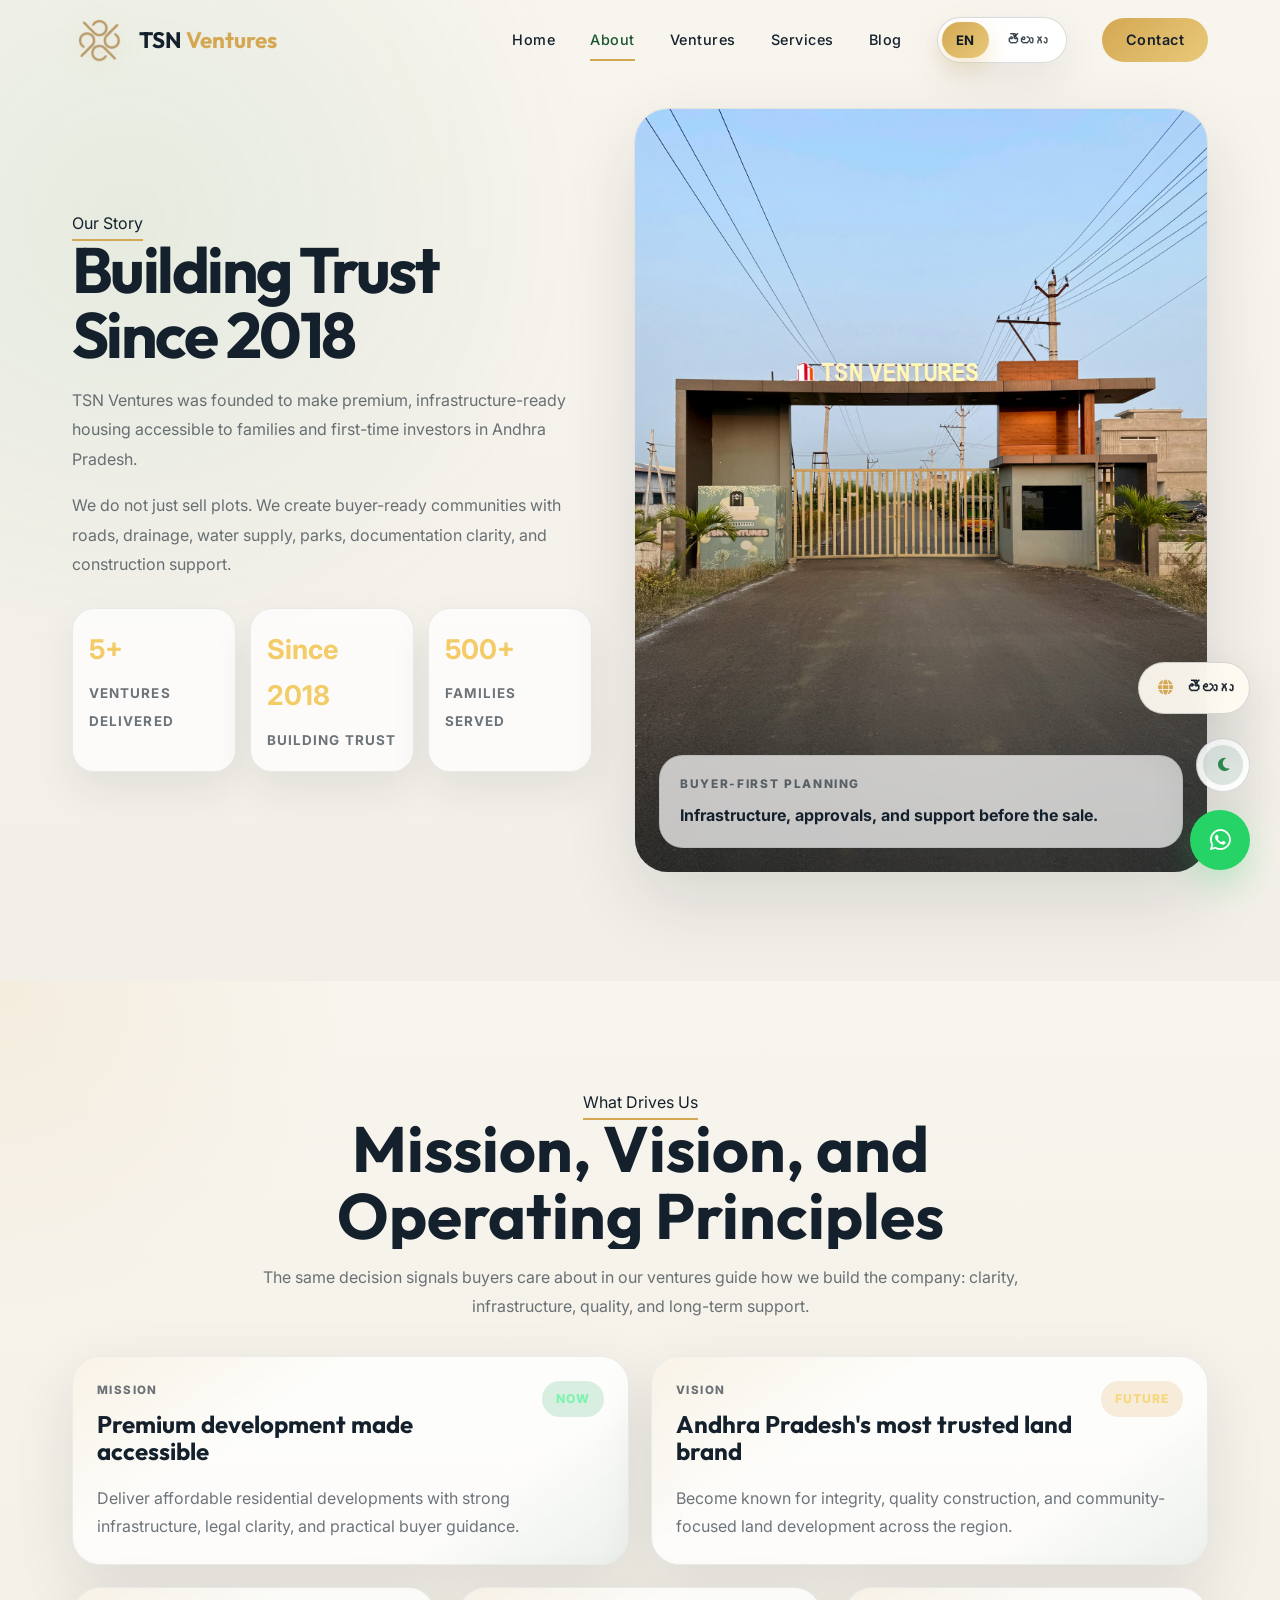
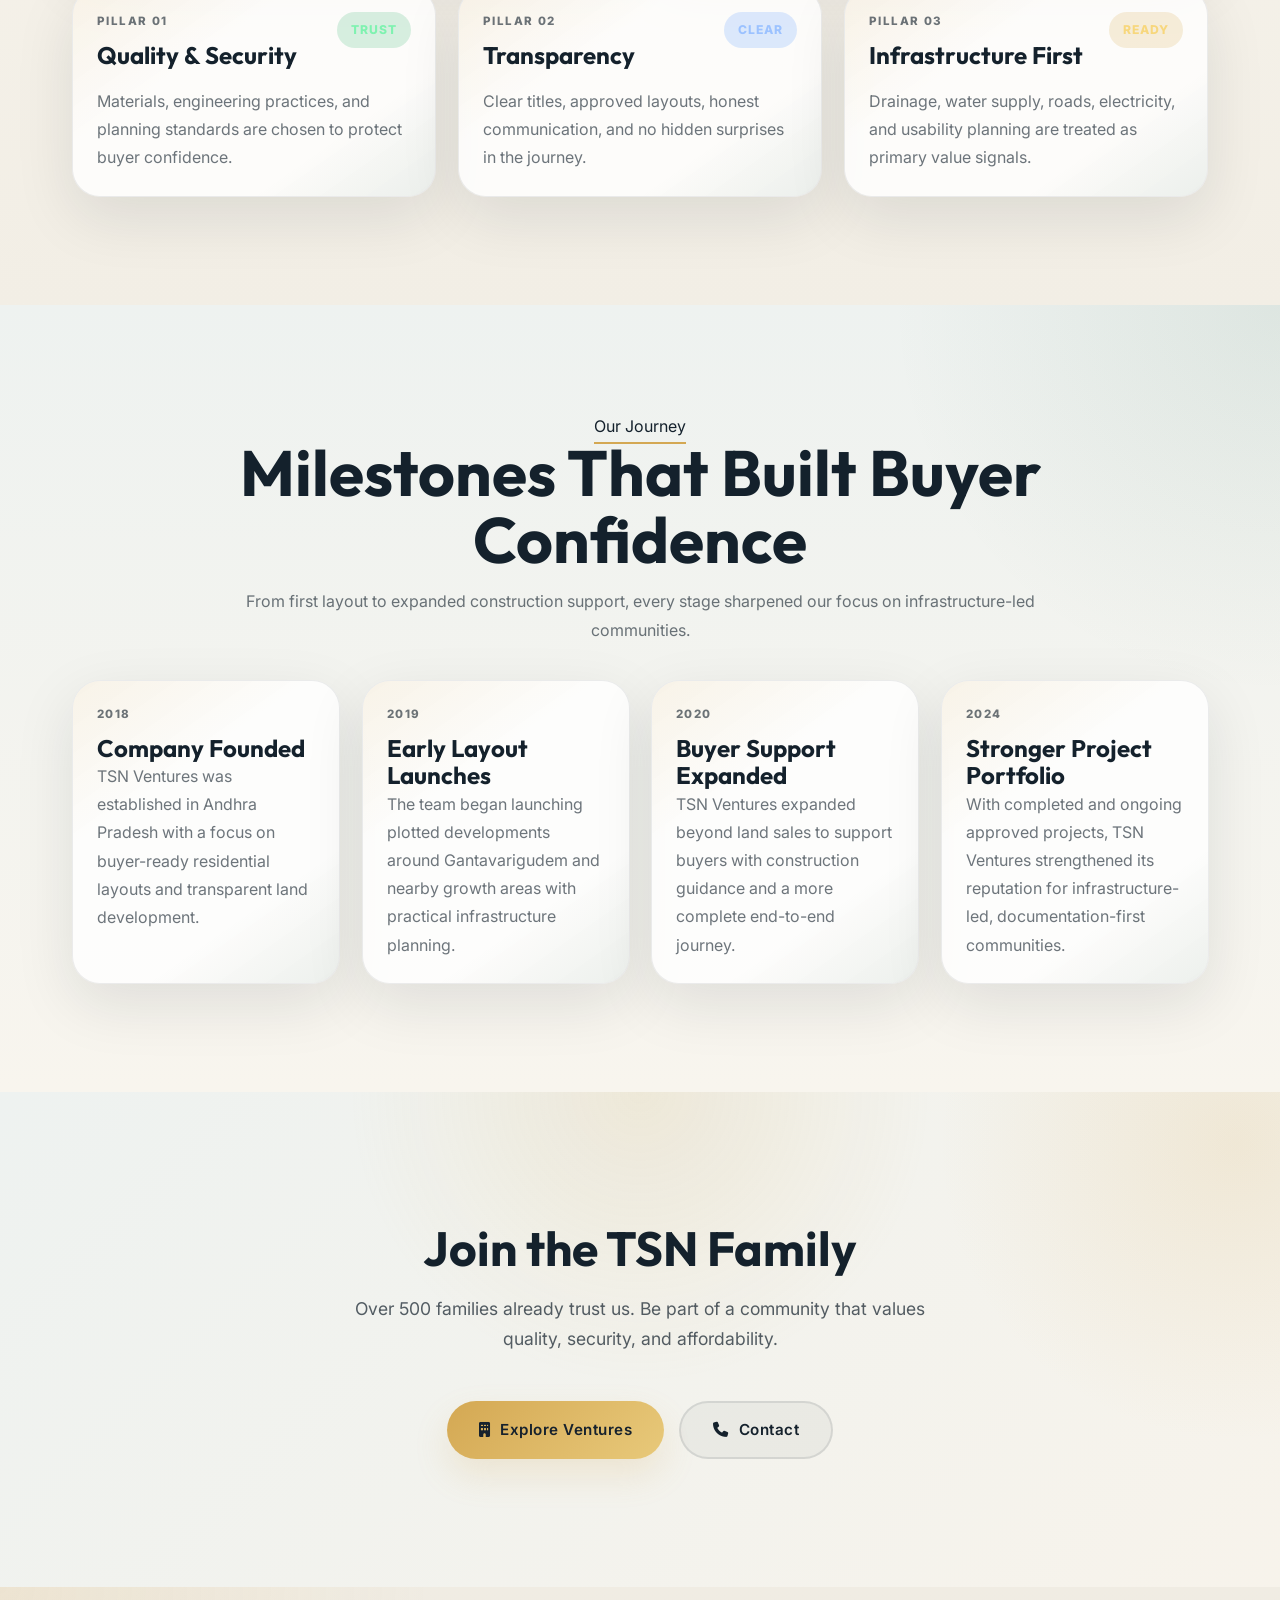
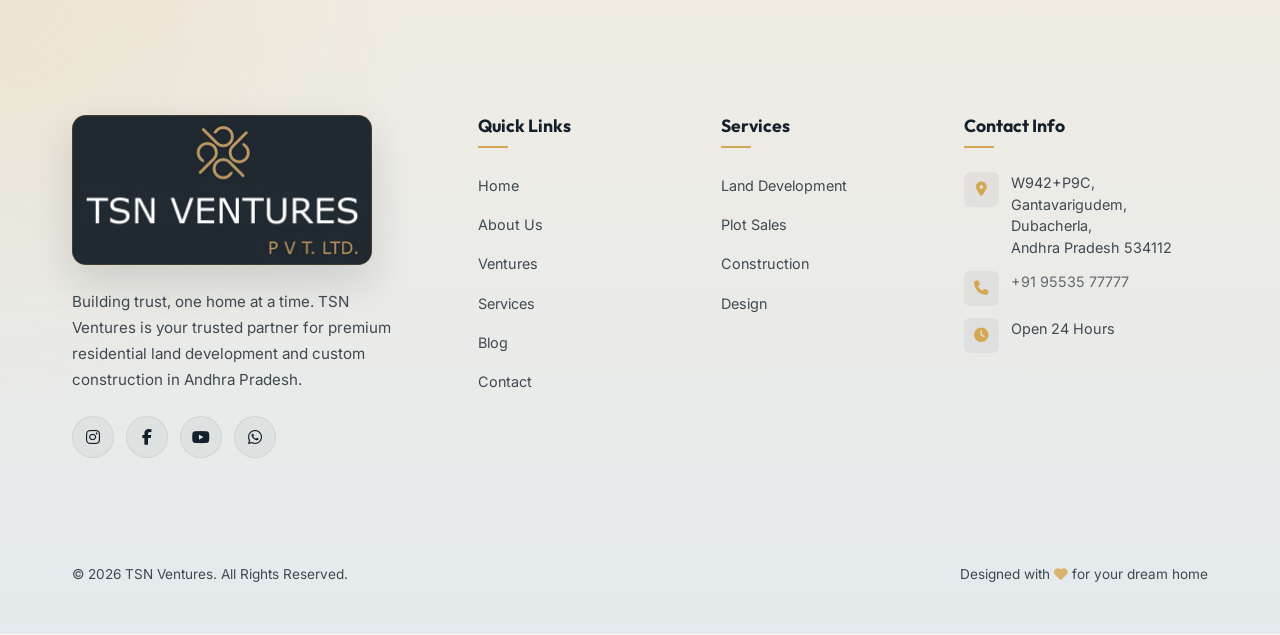
<file: about.html>
<!DOCTYPE html>
<html lang="en">
<head>
  <meta charset="UTF-8">
  <meta name="viewport" content="width=device-width, initial-scale=1.0">
  <meta name="description" content="Learn about TSN Ventures — our history, mission, values, and the team behind Andhra Pradesh's trusted real estate developer.">
  <link rel="canonical" href="https://tsnventures.in/about.html">
  <meta name="theme-color" content="#0f1720">
  <meta property="og:type" content="website">
  <meta property="og:title" content="About Us — TSN Ventures">
  <meta property="og:description" content="Learn about TSN Ventures — our history, mission, values, and the team behind Andhra Pradesh's trusted real estate developer.">
  <meta property="og:url" content="https://tsnventures.in/about.html">
  <meta property="og:image" content="https://tsnventures.in/assets/images/social/tsnventures-og-home.jpg?v=2">
  <meta property="og:site_name" content="TSN Ventures">
  <meta name="twitter:card" content="summary_large_image">
  <meta name="twitter:title" content="About Us — TSN Ventures">
  <meta name="twitter:description" content="Learn about TSN Ventures — our history, mission, values, and the team behind Andhra Pradesh's trusted real estate developer.">
  <meta name="twitter:image" content="https://tsnventures.in/assets/images/social/tsnventures-og-home.jpg?v=2">
  <title>About Us — TSN Ventures</title>
  <script>
    (function() {
      const themeKey = 'tsn-theme';
      const languageKey = 'tsn-preferred-language';
      let theme = 'light';
      let language = 'en';
      try {
        const storedTheme = localStorage.getItem(themeKey);
        const storedLanguage = localStorage.getItem(languageKey);
        if (storedTheme === 'light' || storedTheme === 'dark') {
          theme = storedTheme;
        } else if (window.matchMedia && window.matchMedia('(prefers-color-scheme: dark)').matches) {
          theme = 'dark';
        }
        if (storedLanguage === 'en' || storedLanguage === 'te') {
          language = storedLanguage;
        }
      } catch (error) {
        if (window.matchMedia && window.matchMedia('(prefers-color-scheme: dark)').matches) {
          theme = 'dark';
        }
      }
      document.documentElement.setAttribute('data-theme', theme);
      document.documentElement.setAttribute('lang', language);
      document.documentElement.setAttribute('data-language', language);
      if (language === 'te') {
        document.documentElement.setAttribute('data-language-pending', 'te');
      }
    })();
  </script>
  <link rel="icon" href="favicon.ico?v=2" sizes="any">
  <link rel="icon" type="image/png" sizes="32x32" href="assets/icons/favicon-32x32.png?v=2">
  <link rel="icon" type="image/png" sizes="16x16" href="assets/icons/favicon-16x16.png?v=2">
  <link rel="apple-touch-icon" sizes="180x180" href="assets/icons/apple-touch-icon.png?v=2">
  <link rel="manifest" href="site.webmanifest?v=2">
  <link rel="stylesheet" href="css/style.css">
  <link rel="stylesheet" href="css/animations.css">
  <link rel="stylesheet" href="https://cdnjs.cloudflare.com/ajax/libs/font-awesome/6.5.1/css/all.min.css">
</head>
<body class="tsn-inner-premium">
  <div class="preloader">
    <div class="preloader-shell" aria-live="polite" aria-label="Loading TSN Ventures">
      <div class="preloader-brand-mark">
        <div class="preloader-brand-glow"></div>
        <div class="preloader-logo">
          <img src="assets/images/tsn-brand-mark.png" alt="TSN Ventures symbol">
        </div>
      </div>
      <div class="preloader-wordmark">
        <div class="preloader-wordmark__name">
          <span class="preloader-wordmark__tsn">TSN</span>
          <span class="preloader-wordmark__ventures">Ventures</span>
        </div>
        <span class="preloader-wordmark__legal">Pvt. Ltd.</span>
      </div>
    </div>
  </div>

  <!-- NAVBAR -->
  <nav class="navbar scrolled" id="navbar">
    <div class="container">
      <a href="index.html" class="nav-logo">
        <div class="logo-icon"><img src="assets/images/tsn-brand-mark.png" alt="TSN Ventures symbol"></div>
        <div class="logo-text">TSN <span>Ventures</span></div>
      </a>
      <div class="nav-links" id="navLinks">
        <div class="nav-language-switch nav-language-switch--mobile" role="group" data-i18n-attr="aria-label:ui.language.groupLabel">
          <button class="language-switch__button is-active" type="button" data-language-option="en" aria-pressed="true">English</button>
          <button class="language-switch__button" type="button" data-language-option="te" aria-pressed="false">తెలుగు</button>
        </div>
        <a href="index.html">Home</a>
        <a href="about.html" class="active">About</a>
        <a href="ventures.html">Ventures</a>
        <a href="services.html">Services</a>
        <a href="blog.html">Blog</a>
        <div class="nav-language-switch nav-language-switch--desktop" role="group" data-i18n-attr="aria-label:ui.language.groupLabel">
          <button class="language-switch__button is-active" type="button" data-language-option="en" aria-pressed="true">EN</button>
          <button class="language-switch__button" type="button" data-language-option="te" aria-pressed="false">తెలుగు</button>
        </div>
        <a href="/contact.html" class="nav-cta">Contact</a>
      </div>
      <button class="nav-toggle" id="navToggle" aria-label="Toggle Menu">
        <span></span><span></span><span></span>
      </button>
    </div>
  </nav>

  <section class="inner-showcase">
    <div class="container inner-showcase__grid">
      <div class="inner-showcase__copy reveal-left" data-animated-section data-motion-direction="left">
        <div class="section-label">Our Story</div>
        <h2 data-animated-heading>Building Trust Since 2018</h2>
        <p class="tsn-i18n-copy" data-i18n="about.story.p1">TSN Ventures was founded to make premium, infrastructure-ready housing accessible to families and first-time investors in Andhra Pradesh.</p>
        <p class="tsn-i18n-copy" data-i18n="about.story.p2">We do not just sell plots. We create buyer-ready communities with roads, drainage, water supply, parks, documentation clarity, and construction support.</p>
        <div class="inner-showcase__metrics">
          <div><strong>5+</strong><span class="tsn-i18n-copy" data-i18n="about.story.metric1.helper">ventures delivered</span></div>
          <div><strong>Since 2018</strong><span class="tsn-i18n-copy" data-i18n="about.story.metric2.helper">building trust</span></div>
          <div><strong>500+</strong><span class="tsn-i18n-copy" data-i18n="about.story.metric3.helper">families served</span></div>
        </div>
      </div>
      <div class="inner-showcase__media reveal-right" data-animated-section data-motion-direction="right">
        <img src="assets/images/home-about-iconcity.jpeg" alt="TSN Ventures Development">
        <div class="inner-showcase__float" data-animated-card data-motion-direction="right" data-floating-element><span class="tsn-i18n-copy" data-i18n="about.story.float.label">Buyer-first planning</span><strong class="tsn-i18n-copy" data-i18n="about.story.float.body">Infrastructure, approvals, and support before the sale.</strong></div>
      </div>
    </div>
  </section>

  <section class="rdx-align-section">
    <div class="container">
      <div class="rdx-align-head reveal" data-animated-section data-animate-children="children" data-child-animation="section" data-child-direction="up" data-stagger="100">
        <div class="section-label">What Drives Us</div>
        <h2 data-animated-heading>Mission, Vision, and Operating Principles</h2>
        <p class="tsn-i18n-copy" data-i18n="about.values.description">The same decision signals buyers care about in our ventures guide how we build the company: clarity, infrastructure, quality, and long-term support.</p>
      </div>
      <div class="rdx-align-grid rdx-align-grid--two stagger-children">
        <article class="rdx-align-card" data-animated-card data-motion-direction="up">
          <div class="rdx-align-card__header"><div><span class="rdx-align-card__eyebrow">Mission</span><h3>Premium development made accessible</h3></div><span class="rdx-align-badge rdx-align-badge--green">Now</span></div>
          <p class="tsn-i18n-copy" data-i18n="about.values.mission.body">Deliver affordable residential developments with strong infrastructure, legal clarity, and practical buyer guidance.</p>
        </article>
        <article class="rdx-align-card" data-animated-card data-motion-direction="up">
          <div class="rdx-align-card__header"><div><span class="rdx-align-card__eyebrow">Vision</span><h3>Andhra Pradesh's most trusted land brand</h3></div><span class="rdx-align-badge">Future</span></div>
          <p class="tsn-i18n-copy" data-i18n="about.values.vision.body">Become known for integrity, quality construction, and community-focused land development across the region.</p>
        </article>
      </div>
      <div class="rdx-align-grid stagger-children" style="margin-top: 22px;">
        <article class="rdx-align-card" data-animated-card data-motion-direction="up"><div class="rdx-align-card__header"><div><span class="rdx-align-card__eyebrow">Pillar 01</span><h3>Quality & Security</h3></div><span class="rdx-align-badge rdx-align-badge--green">Trust</span></div><p class="tsn-i18n-copy" data-i18n="about.values.pillar1.body">Materials, engineering practices, and planning standards are chosen to protect buyer confidence.</p></article>
        <article class="rdx-align-card" data-animated-card data-motion-direction="up"><div class="rdx-align-card__header"><div><span class="rdx-align-card__eyebrow">Pillar 02</span><h3>Transparency</h3></div><span class="rdx-align-badge rdx-align-badge--blue">Clear</span></div><p class="tsn-i18n-copy" data-i18n="about.values.pillar2.body">Clear titles, approved layouts, honest communication, and no hidden surprises in the journey.</p></article>
        <article class="rdx-align-card" data-animated-card data-motion-direction="up"><div class="rdx-align-card__header"><div><span class="rdx-align-card__eyebrow">Pillar 03</span><h3>Infrastructure First</h3></div><span class="rdx-align-badge">Ready</span></div><p class="tsn-i18n-copy" data-i18n="about.values.pillar3.body">Drainage, water supply, roads, electricity, and usability planning are treated as primary value signals.</p></article>
      </div>
    </div>
  </section>

  <section class="rdx-align-section rdx-align-section--deep">
    <div class="container">
      <div class="rdx-align-head reveal" data-animated-section data-animate-children="children" data-child-animation="section" data-child-direction="up" data-stagger="100">
        <div class="section-label">Our Journey</div>
        <h2 data-animated-heading>Milestones That Built Buyer Confidence</h2>
        <p class="tsn-i18n-copy" data-i18n="about.journey.description">From first layout to expanded construction support, every stage sharpened our focus on infrastructure-led communities.</p>
      </div>
      <div class="inner-timeline-grid stagger-children">
        <article class="rdx-align-card" data-animated-card data-motion-direction="up"><span class="rdx-align-card__eyebrow">2018</span><h3>Company Founded</h3><p class="tsn-i18n-copy" data-i18n="about.journey.2018.body">TSN Ventures was established in Andhra Pradesh with a focus on buyer-ready residential layouts and transparent land development.</p></article>
        <article class="rdx-align-card" data-animated-card data-motion-direction="up"><span class="rdx-align-card__eyebrow">2019</span><h3>Early Layout Launches</h3><p class="tsn-i18n-copy" data-i18n="about.journey.2019.body">The team began launching plotted developments around Gantavarigudem and nearby growth areas with practical infrastructure planning.</p></article>
        <article class="rdx-align-card" data-animated-card data-motion-direction="up"><span class="rdx-align-card__eyebrow">2020</span><h3>Buyer Support Expanded</h3><p class="tsn-i18n-copy" data-i18n="about.journey.2020.body">TSN Ventures expanded beyond land sales to support buyers with construction guidance and a more complete end-to-end journey.</p></article>
        <article class="rdx-align-card" data-animated-card data-motion-direction="up"><span class="rdx-align-card__eyebrow">2024</span><h3>Stronger Project Portfolio</h3><p class="tsn-i18n-copy" data-i18n="about.journey.2024.body">With completed and ongoing approved projects, TSN Ventures strengthened its reputation for infrastructure-led, documentation-first communities.</p></article>
      </div>
    </div>
  </section>

  <!-- CTA BANNER -->
  <section class="cta-banner">
    <div class="container" style="position: relative; z-index: 2;">
      <div class="reveal" data-animated-section data-animate-children="children" data-child-animation="section" data-child-direction="up" data-stagger="100">
        <h2 data-animated-heading>Join the TSN Family</h2>
        <p class="tsn-i18n-copy" data-i18n="about.cta.description">Over 500 families already trust us. Be part of a community that values quality, security, and affordability.</p>
        <div style="display: flex; gap: 15px; justify-content: center; flex-wrap: wrap; margin-top: 2rem;">
          <a href="ventures.html" class="btn btn-accent"><i class="fas fa-building"></i> Explore Ventures</a>
          <a href="/contact.html" class="btn btn-outline"><i class="fas fa-phone"></i> Contact</a>
        </div>
      </div>
    </div>
  </section>

  <!-- FOOTER -->
  <footer class="footer">
    <div class="container">
      <div class="footer-grid">
        <div class="footer-about">
          <div class="footer-logo">
            <img class="footer-brand-lockup" src="assets/images/tsn-brand-lockup.jpg" alt="TSN Ventures Pvt. Ltd.">
          </div>
          <p class="tsn-i18n-copy" data-i18n="shared.footer.companyDescription">Building trust, one home at a time. TSN Ventures is your trusted partner for premium residential land development and custom construction in Andhra Pradesh.</p>
          <div class="footer-social">
            <a href="https://www.instagram.com/tsn_ventures/" target="_blank" aria-label="Instagram"><i class="fab fa-instagram"></i></a>
            <a href="#" aria-label="Facebook"><i class="fab fa-facebook-f"></i></a>
            <a href="#" aria-label="YouTube"><i class="fab fa-youtube"></i></a>
            <a href="https://wa.me/919553577777" target="_blank" aria-label="WhatsApp"><i class="fab fa-whatsapp"></i></a>
          </div>
        </div>
        <div class="footer-col">
          <h4>Quick Links</h4>
          <ul>
            <li><a href="index.html">Home</a></li>
            <li><a href="about.html">About Us</a></li>
            <li><a href="ventures.html">Ventures</a></li>
            <li><a href="services.html">Services</a></li>
            <li><a href="blog.html">Blog</a></li>
            <li><a href="/contact.html">Contact</a></li>
          </ul>
        </div>
        <div class="footer-col">
          <h4>Services</h4>
          <ul>
            <li><a href="services.html">Land Development</a></li>
            <li><a href="services.html">Plot Sales</a></li>
            <li><a href="services.html">Construction</a></li>
            <li><a href="services.html">Design</a></li>
          </ul>
        </div>
        <div class="footer-col">
          <h4>Contact Info</h4>
          <ul class="footer-contact">
            <li>
              <div class="icon"><i class="fas fa-map-marker-alt"></i></div>
              <div class="info">W942+P9C, Gantavarigudem, Dubacherla,<br>Andhra Pradesh 534112</div>
            </li>
            <li>
              <div class="icon"><i class="fas fa-phone"></i></div>
              <div class="info"><a href="tel:+919553577777">+91 95535 77777</a></div>
            </li>
            <li>
              <div class="icon"><i class="fas fa-clock"></i></div>
              <div class="info tsn-i18n-copy" data-i18n="shared.footer.openHours">Open 24 Hours</div>
            </li>
          </ul>
        </div>
      </div>
      <div class="footer-bottom">
        <p>&copy; 2026 TSN Ventures. All Rights Reserved.</p>
        <p>Designed with <i class="fas fa-heart" style="color: var(--accent);"></i> for your dream home</p>
      </div>
    </div>
  </footer>

  <button class="language-float" type="button" data-language-floating aria-label="Switch supporting content to Telugu" title="తెలుగులో చూడండి">
    <span class="language-float__icon" aria-hidden="true"><i class="fas fa-globe"></i></span>
    <span class="language-float__label" data-language-floating-label>తెలుగు</span>
  </button>

  <button class="theme-switch" type="button" data-theme-toggle aria-label="Activate dark theme" aria-pressed="false">
    <span class="theme-switch__track">
      <span class="theme-switch__icon theme-switch__icon--sun" aria-hidden="true"><i class="fas fa-sun"></i></span>
      <span class="theme-switch__icon theme-switch__icon--moon" aria-hidden="true"><i class="fas fa-moon"></i></span>
    </span>
  </button>

  <a href="https://wa.me/919553577777" class="whatsapp-btn" target="_blank" aria-label="Chat on WhatsApp">
    <i class="fab fa-whatsapp"></i>
  </a>

  <script src="js/translations/en.js"></script>
  <script src="js/translations/te.js"></script>
  <script src="js/language-controller.js"></script>
  <script src="js/animation-system.js"></script>
  <script src="js/main.js"></script>
</body>
</html>
</file>
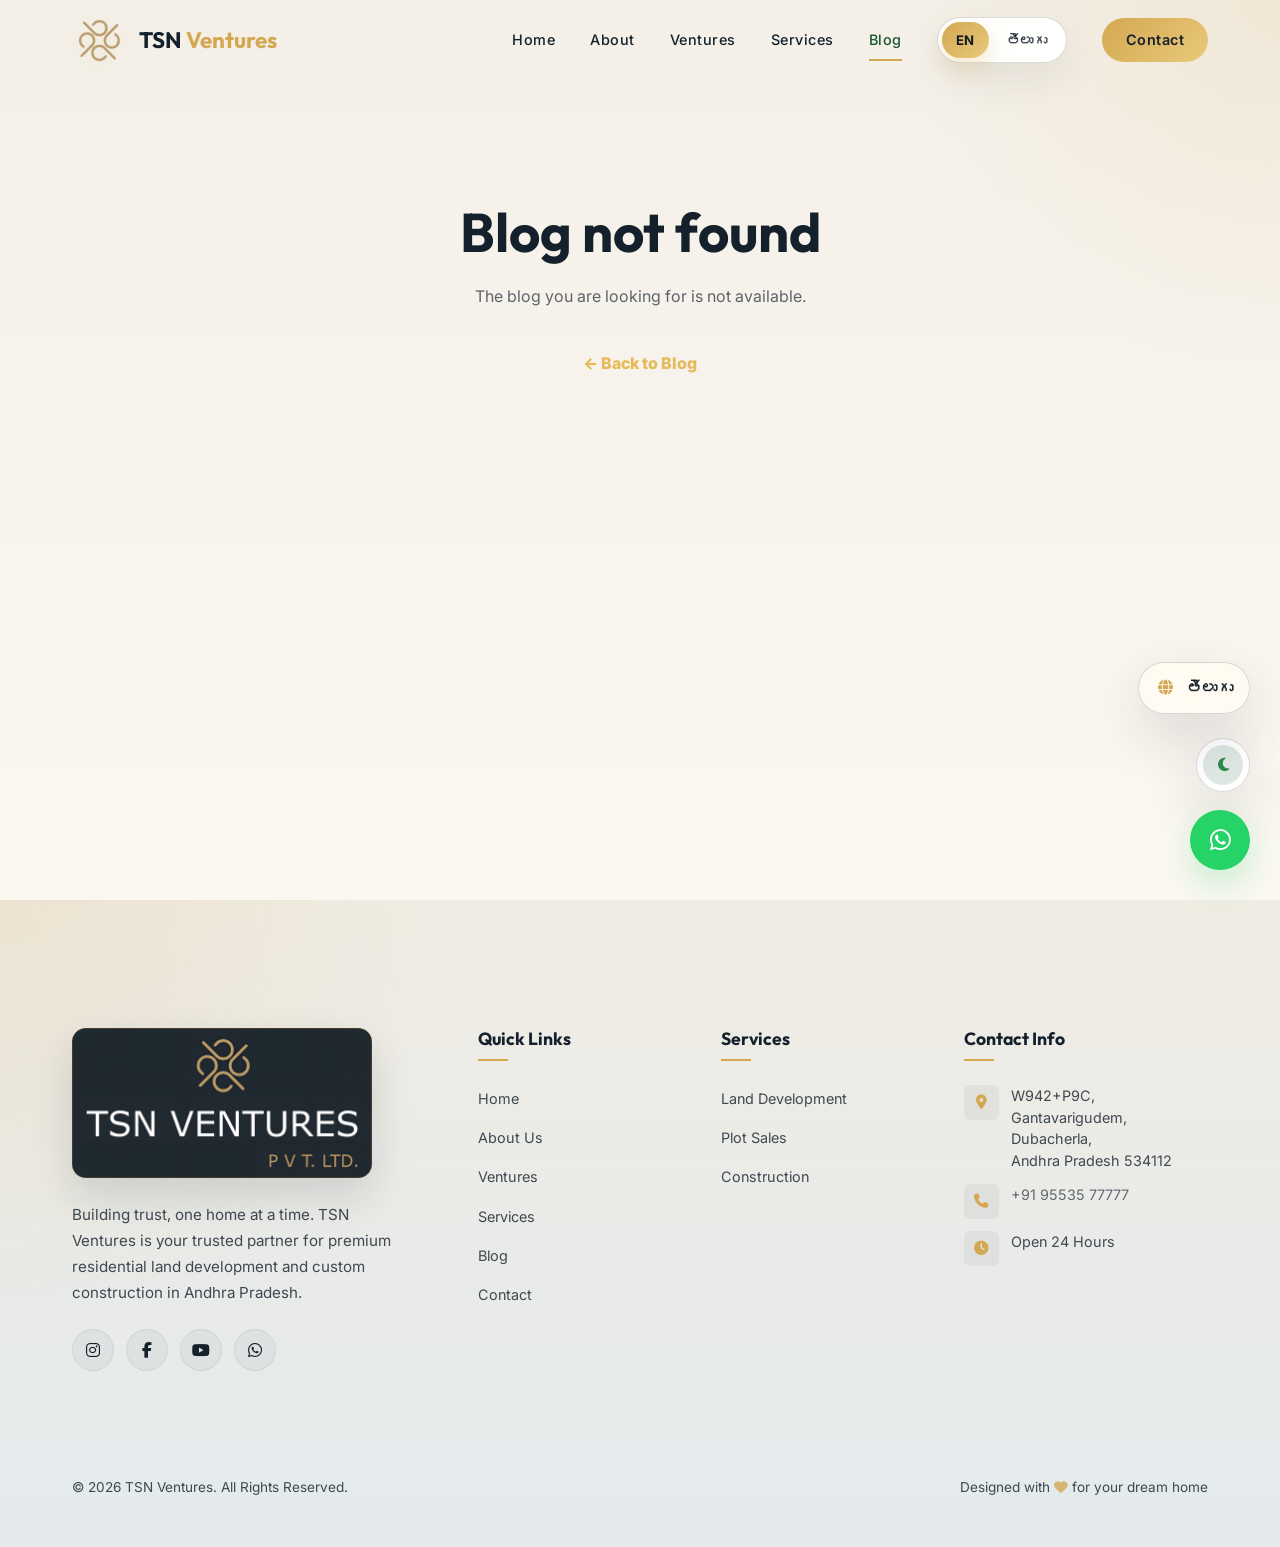
<file: blog-detail.html>
<!DOCTYPE html>
<html lang="en">
<head>
  <meta charset="UTF-8">
  <meta name="viewport" content="width=device-width, initial-scale=1.0">
  <meta name="description" content="Read TSN Ventures project updates, buyer guides, and venture stories from our Andhra Pradesh real estate projects.">
  <link rel="canonical" href="https://tsnventures.in/blog-detail.html">
  <meta name="theme-color" content="#0f1720">
  <meta property="og:type" content="website">
  <meta property="og:title" content="Project Update | TSN Ventures">
  <meta property="og:description" content="Read TSN Ventures project updates, buyer guides, and venture stories from our Andhra Pradesh real estate projects.">
  <meta property="og:url" content="https://tsnventures.in/blog-detail.html">
  <meta property="og:image" content="https://tsnventures.in/assets/images/social/tsnventures-og-home.jpg?v=2">
  <meta property="og:site_name" content="TSN Ventures">
  <meta name="twitter:card" content="summary_large_image">
  <meta name="twitter:title" content="Project Update | TSN Ventures">
  <meta name="twitter:description" content="Read TSN Ventures project updates, buyer guides, and venture stories from our Andhra Pradesh real estate projects.">
  <meta name="twitter:image" content="https://tsnventures.in/assets/images/social/tsnventures-og-home.jpg?v=2">
  <title>Project Update | TSN Ventures</title>
  <script>
    (function() {
      const themeKey = 'tsn-theme';
      const languageKey = 'tsn-preferred-language';
      let theme = 'light';
      let language = 'en';
      try {
        const storedTheme = localStorage.getItem(themeKey);
        const storedLanguage = localStorage.getItem(languageKey);
        if (storedTheme === 'light' || storedTheme === 'dark') {
          theme = storedTheme;
        } else if (window.matchMedia && window.matchMedia('(prefers-color-scheme: dark)').matches) {
          theme = 'dark';
        }
        if (storedLanguage === 'en' || storedLanguage === 'te') {
          language = storedLanguage;
        }
      } catch (error) {
        if (window.matchMedia && window.matchMedia('(prefers-color-scheme: dark)').matches) {
          theme = 'dark';
        }
      }
      document.documentElement.setAttribute('data-theme', theme);
      document.documentElement.setAttribute('lang', language);
      document.documentElement.setAttribute('data-language', language);
      if (language === 'te') {
        document.documentElement.setAttribute('data-language-pending', 'te');
      }
    })();
  </script>
  <link rel="icon" href="favicon.ico?v=2" sizes="any">
  <link rel="icon" type="image/png" sizes="32x32" href="assets/icons/favicon-32x32.png?v=2">
  <link rel="icon" type="image/png" sizes="16x16" href="assets/icons/favicon-16x16.png?v=2">
  <link rel="apple-touch-icon" sizes="180x180" href="assets/icons/apple-touch-icon.png?v=2">
  <link rel="manifest" href="site.webmanifest?v=2">
  <link rel="stylesheet" href="css/style.css">
  <link rel="stylesheet" href="css/animations.css">
  <link rel="stylesheet" href="https://cdnjs.cloudflare.com/ajax/libs/font-awesome/6.5.1/css/all.min.css">
</head>
<body class="tsn-inner-premium">
  <div class="preloader">
    <div class="preloader-shell" aria-live="polite" aria-label="Loading TSN Ventures">
      <div class="preloader-brand-mark">
        <div class="preloader-brand-glow"></div>
        <div class="preloader-logo">
          <img src="assets/images/tsn-brand-mark.png" alt="TSN Ventures symbol">
        </div>
      </div>
      <div class="preloader-wordmark">
        <div class="preloader-wordmark__name">
          <span class="preloader-wordmark__tsn">TSN</span>
          <span class="preloader-wordmark__ventures">Ventures</span>
        </div>
        <span class="preloader-wordmark__legal">Pvt. Ltd.</span>
      </div>
    </div>
  </div>

  <nav class="navbar scrolled">
    <div class="container">
      <a href="index.html" class="nav-logo">
        <div class="logo-icon"><img src="assets/images/tsn-brand-mark.png" alt="TSN Ventures symbol"></div>
        <div class="logo-text">TSN <span>Ventures</span></div>
      </a>
      <div class="nav-links" id="navLinks">
        <div class="nav-language-switch nav-language-switch--mobile" role="group" data-i18n-attr="aria-label:ui.language.groupLabel">
          <button class="language-switch__button is-active" type="button" data-language-option="en" aria-pressed="true">English</button>
          <button class="language-switch__button" type="button" data-language-option="te" aria-pressed="false">తెలుగు</button>
        </div>
        <a href="index.html">Home</a>
        <a href="about.html">About</a>
        <a href="ventures.html">Ventures</a>
        <a href="services.html">Services</a>
        <a href="blog.html" class="active">Blog</a>
        <div class="nav-language-switch nav-language-switch--desktop" role="group" data-i18n-attr="aria-label:ui.language.groupLabel">
          <button class="language-switch__button is-active" type="button" data-language-option="en" aria-pressed="true">EN</button>
          <button class="language-switch__button" type="button" data-language-option="te" aria-pressed="false">తెలుగు</button>
        </div>
        <a href="/contact.html" class="nav-cta">Contact</a>
      </div>
      <button class="nav-toggle" id="navToggle" aria-label="Toggle Menu">
        <span></span><span></span><span></span>
      </button>
    </div>
  </nav>

  <main class="blog-detail-page">
    <article id="blogDetail" class="blog-detail-container"></article>
  </main>

  <footer class="footer">
    <div class="container">
      <div class="footer-grid">
        <div class="footer-about">
          <div class="footer-logo">
            <img class="footer-brand-lockup" src="assets/images/tsn-brand-lockup.jpg" alt="TSN Ventures Pvt. Ltd.">
          </div>
          <p class="tsn-i18n-copy" data-i18n="shared.footer.companyDescription">Building trust, one home at a time. TSN Ventures is your trusted partner for premium residential land development and custom construction in Andhra Pradesh.</p>
          <div class="footer-social">
            <a href="https://www.instagram.com/tsn_ventures/" target="_blank" aria-label="Instagram"><i class="fab fa-instagram"></i></a>
            <a href="#" aria-label="Facebook"><i class="fab fa-facebook-f"></i></a>
            <a href="#" aria-label="YouTube"><i class="fab fa-youtube"></i></a>
            <a href="https://wa.me/919553577777" target="_blank" aria-label="WhatsApp"><i class="fab fa-whatsapp"></i></a>
          </div>
        </div>
        <div class="footer-col">
          <h4>Quick Links</h4>
          <ul>
            <li><a href="index.html">Home</a></li>
            <li><a href="about.html">About Us</a></li>
            <li><a href="ventures.html">Ventures</a></li>
            <li><a href="services.html">Services</a></li>
            <li><a href="blog.html">Blog</a></li>
            <li><a href="/contact.html">Contact</a></li>
          </ul>
        </div>
        <div class="footer-col">
          <h4>Services</h4>
          <ul>
            <li><a href="services.html">Land Development</a></li>
            <li><a href="services.html">Plot Sales</a></li>
            <li><a href="services.html">Construction</a></li>
          </ul>
        </div>
        <div class="footer-col">
          <h4>Contact Info</h4>
          <ul class="footer-contact">
            <li>
              <div class="icon"><i class="fas fa-map-marker-alt"></i></div>
              <div class="info">W942+P9C, Gantavarigudem, Dubacherla,<br>Andhra Pradesh 534112</div>
            </li>
            <li>
              <div class="icon"><i class="fas fa-phone"></i></div>
              <div class="info"><a href="tel:+919553577777">+91 95535 77777</a></div>
            </li>
            <li>
              <div class="icon"><i class="fas fa-clock"></i></div>
              <div class="info tsn-i18n-copy" data-i18n="shared.footer.openHours">Open 24 Hours</div>
            </li>
          </ul>
        </div>
      </div>
      <div class="footer-bottom">
        <p>&copy; 2026 TSN Ventures. All Rights Reserved.</p>
        <p>Designed with <i class="fas fa-heart" style="color: var(--accent);"></i> for your dream home</p>
      </div>
    </div>
  </footer>

  <button class="language-float" type="button" data-language-floating aria-label="Switch supporting content to Telugu" title="తెలుగులో చూడండి">
    <span class="language-float__icon" aria-hidden="true"><i class="fas fa-globe"></i></span>
    <span class="language-float__label" data-language-floating-label>తెలుగు</span>
  </button>

  <button class="theme-switch" type="button" data-theme-toggle aria-label="Activate dark theme" aria-pressed="false">
    <span class="theme-switch__track">
      <span class="theme-switch__icon theme-switch__icon--sun" aria-hidden="true"><i class="fas fa-sun"></i></span>
      <span class="theme-switch__icon theme-switch__icon--moon" aria-hidden="true"><i class="fas fa-moon"></i></span>
    </span>
  </button>

  <a href="https://wa.me/919553577777" class="whatsapp-btn" target="_blank" aria-label="Chat on WhatsApp">
    <i class="fab fa-whatsapp"></i>
  </a>

  <script src="js/translations/en.js"></script>
  <script src="js/translations/te.js"></script>
  <script src="js/language-controller.js"></script>
  <script src="js/blog-data.js"></script>
  <script src="js/blog-shared.js"></script>
  <script src="js/blog-detail.js"></script>
  <script src="js/animation-system.js"></script>
  <script src="js/main.js"></script>
</body>
</html>
</file>
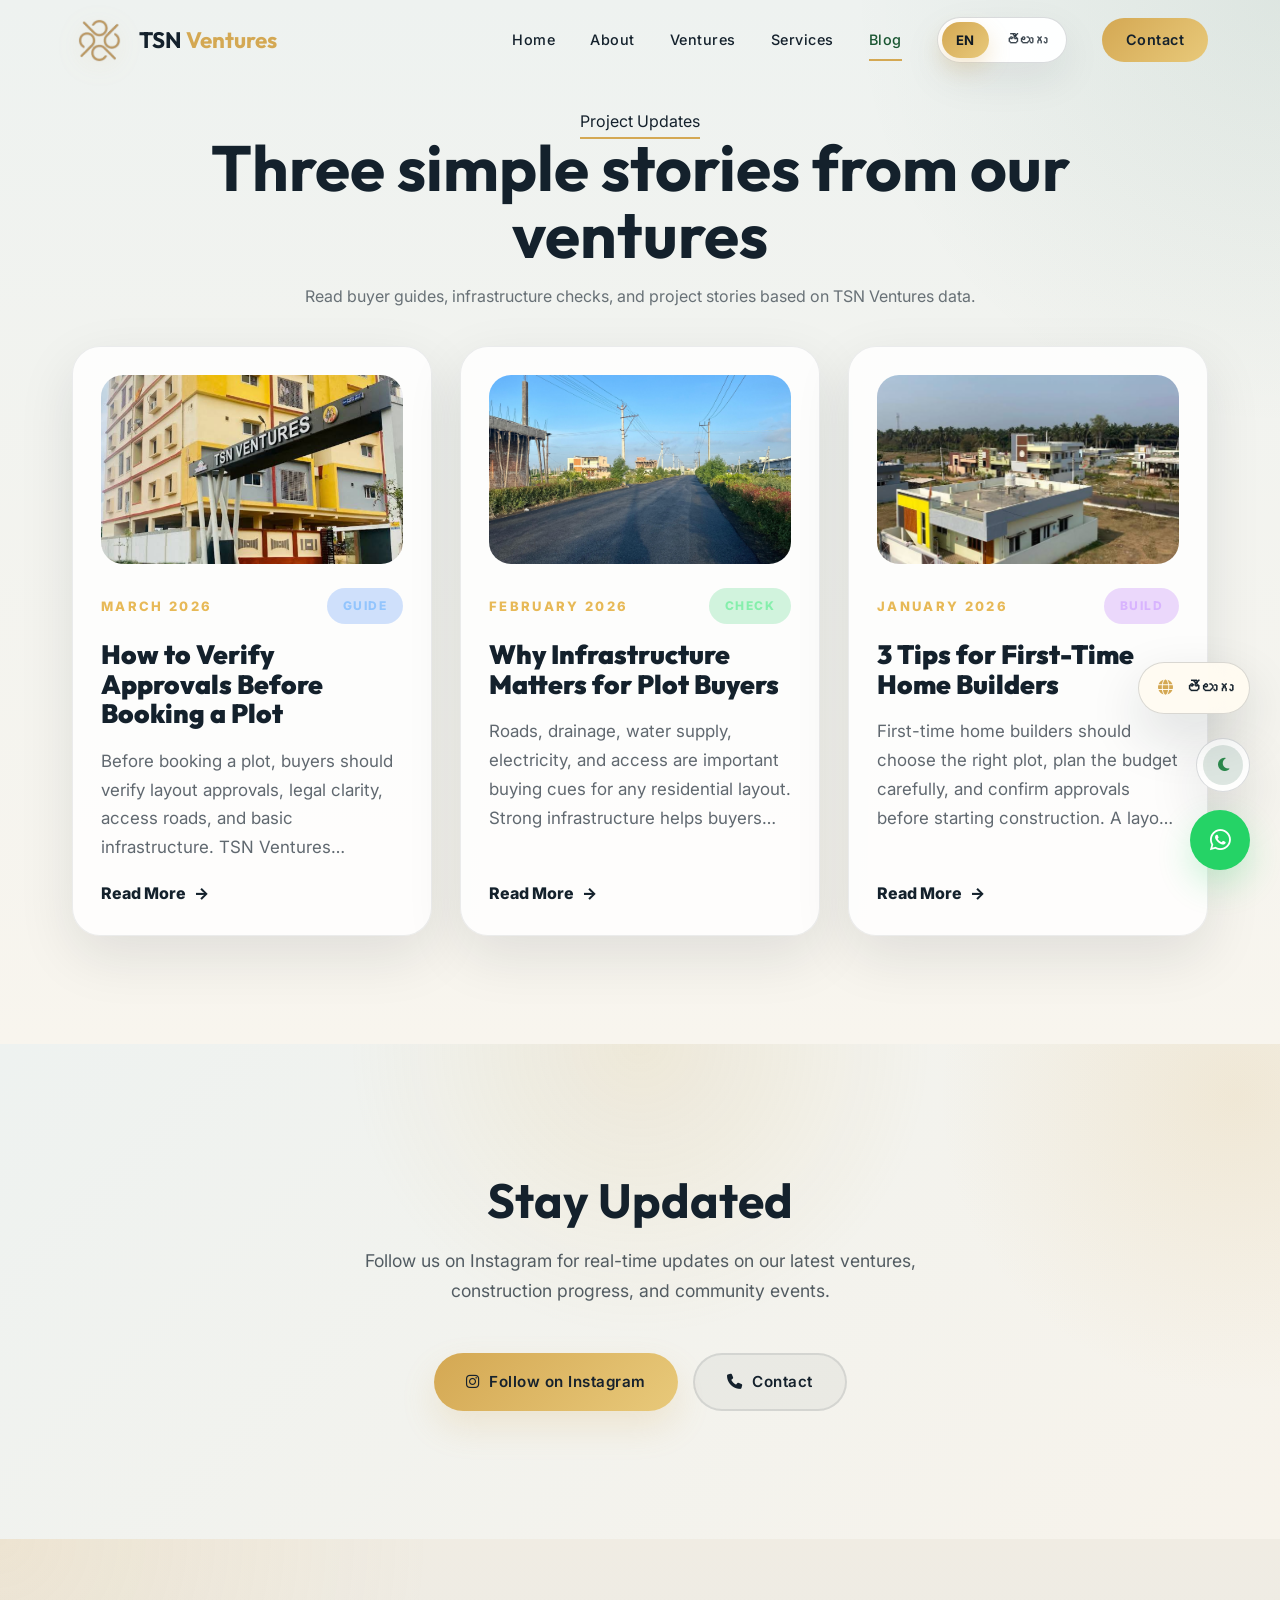
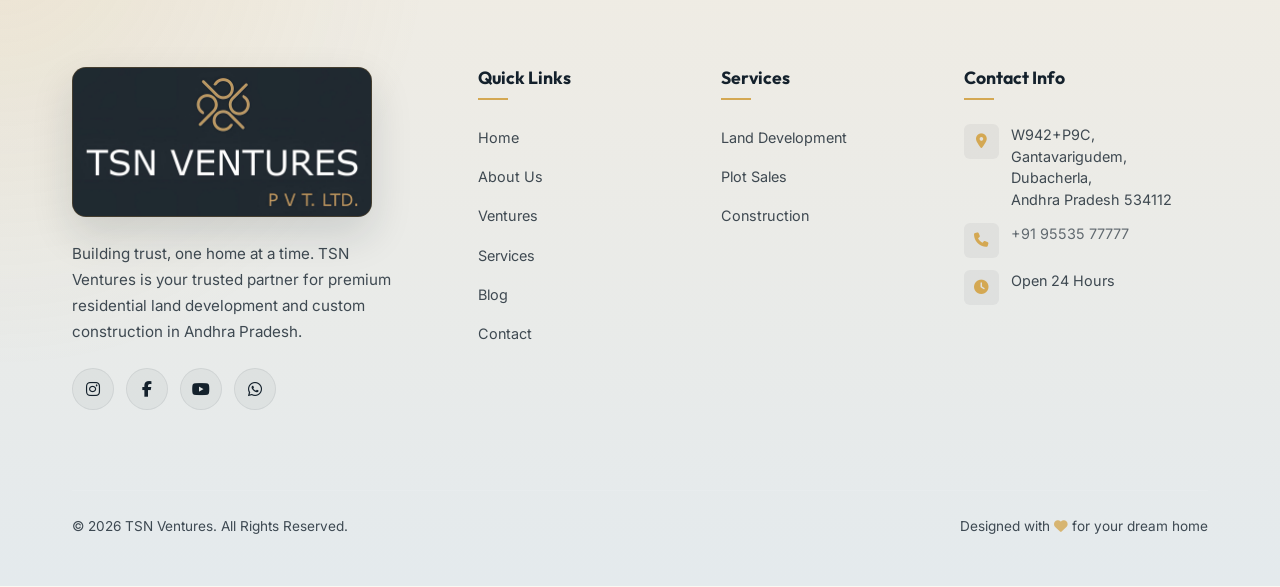
<file: blog.html>
<!DOCTYPE html>
<html lang="en">
<head>
  <meta charset="UTF-8">
  <meta name="viewport" content="width=device-width, initial-scale=1.0">
  <meta name="description" content="Short project updates from TSN Ventures, plus a simple buyer checklist built from our real venture data.">
  <link rel="canonical" href="https://tsnventures.in/blog.html">
  <meta name="theme-color" content="#0f1720">
  <meta property="og:type" content="website">
  <meta property="og:title" content="Project Updates — TSN Ventures">
  <meta property="og:description" content="Short project updates from TSN Ventures, plus a simple buyer checklist built from our real venture data.">
  <meta property="og:url" content="https://tsnventures.in/blog.html">
  <meta property="og:image" content="https://tsnventures.in/assets/images/social/tsnventures-og-home.jpg?v=2">
  <meta property="og:site_name" content="TSN Ventures">
  <meta name="twitter:card" content="summary_large_image">
  <meta name="twitter:title" content="Project Updates — TSN Ventures">
  <meta name="twitter:description" content="Short project updates from TSN Ventures, plus a simple buyer checklist built from our real venture data.">
  <meta name="twitter:image" content="https://tsnventures.in/assets/images/social/tsnventures-og-home.jpg?v=2">
  <title>Project Updates — TSN Ventures</title>
  <script>
    (function() {
      const themeKey = 'tsn-theme';
      const languageKey = 'tsn-preferred-language';
      let theme = 'light';
      let language = 'en';
      try {
        const storedTheme = localStorage.getItem(themeKey);
        const storedLanguage = localStorage.getItem(languageKey);
        if (storedTheme === 'light' || storedTheme === 'dark') {
          theme = storedTheme;
        } else if (window.matchMedia && window.matchMedia('(prefers-color-scheme: dark)').matches) {
          theme = 'dark';
        }
        if (storedLanguage === 'en' || storedLanguage === 'te') {
          language = storedLanguage;
        }
      } catch (error) {
        if (window.matchMedia && window.matchMedia('(prefers-color-scheme: dark)').matches) {
          theme = 'dark';
        }
      }
      document.documentElement.setAttribute('data-theme', theme);
      document.documentElement.setAttribute('lang', language);
      document.documentElement.setAttribute('data-language', language);
      if (language === 'te') {
        document.documentElement.setAttribute('data-language-pending', 'te');
      }
    })();
  </script>
  <link rel="icon" href="favicon.ico?v=2" sizes="any">
  <link rel="icon" type="image/png" sizes="32x32" href="assets/icons/favicon-32x32.png?v=2">
  <link rel="icon" type="image/png" sizes="16x16" href="assets/icons/favicon-16x16.png?v=2">
  <link rel="apple-touch-icon" sizes="180x180" href="assets/icons/apple-touch-icon.png?v=2">
  <link rel="manifest" href="site.webmanifest?v=2">
  <link rel="stylesheet" href="css/style.css">
  <link rel="stylesheet" href="css/animations.css">
  <link rel="stylesheet" href="https://cdnjs.cloudflare.com/ajax/libs/font-awesome/6.5.1/css/all.min.css">
</head>
<body class="tsn-inner-premium">
  <div class="preloader">
    <div class="preloader-shell" aria-live="polite" aria-label="Loading TSN Ventures">
      <div class="preloader-brand-mark">
        <div class="preloader-brand-glow"></div>
        <div class="preloader-logo">
          <img src="assets/images/tsn-brand-mark.png" alt="TSN Ventures symbol">
        </div>
      </div>
      <div class="preloader-wordmark">
        <div class="preloader-wordmark__name">
          <span class="preloader-wordmark__tsn">TSN</span>
          <span class="preloader-wordmark__ventures">Ventures</span>
        </div>
        <span class="preloader-wordmark__legal">Pvt. Ltd.</span>
      </div>
    </div>
  </div>

  <!-- NAVBAR -->
  <nav class="navbar scrolled">
    <div class="container">
      <a href="index.html" class="nav-logo">
        <div class="logo-icon"><img src="assets/images/tsn-brand-mark.png" alt="TSN Ventures symbol"></div>
        <div class="logo-text">TSN <span>Ventures</span></div>
      </a>
      <div class="nav-links" id="navLinks">
        <div class="nav-language-switch nav-language-switch--mobile" role="group" data-i18n-attr="aria-label:ui.language.groupLabel">
          <button class="language-switch__button is-active" type="button" data-language-option="en" aria-pressed="true">English</button>
          <button class="language-switch__button" type="button" data-language-option="te" aria-pressed="false">తెలుగు</button>
        </div>
        <a href="index.html">Home</a>
        <a href="about.html">About</a>
        <a href="ventures.html">Ventures</a>
        <a href="services.html">Services</a>
        <a href="blog.html" class="active">Blog</a>
        <div class="nav-language-switch nav-language-switch--desktop" role="group" data-i18n-attr="aria-label:ui.language.groupLabel">
          <button class="language-switch__button is-active" type="button" data-language-option="en" aria-pressed="true">EN</button>
          <button class="language-switch__button" type="button" data-language-option="te" aria-pressed="false">తెలుగు</button>
        </div>
        <a href="/contact.html" class="nav-cta">Contact</a>
      </div>
      <button class="nav-toggle" id="navToggle" aria-label="Toggle Menu">
        <span></span><span></span><span></span>
      </button>
    </div>
  </nav>

  <section class="rdx-align-section rdx-align-section--deep blog-page-section">
    <div class="container">
      <div class="rdx-align-head reveal" data-animated-section data-animate-children="children" data-child-animation="section" data-child-direction="up" data-stagger="100">
        <div class="section-label">Project Updates</div>
        <h1 data-animated-heading>Three simple stories from our ventures</h1>
        <p class="tsn-i18n-copy" data-i18n="blog.page.description">Read buyer guides, infrastructure checks, and project stories based on TSN Ventures data.</p>
      </div>
      <div class="blog-card-grid stagger-children" id="blogList"></div>
    </div>
  </section>

  <!-- NEWSLETTER CTA -->
  <section class="cta-banner">
    <div class="container" style="position: relative; z-index: 2;">
      <div class="reveal" data-animated-section data-animate-children="children" data-child-animation="section" data-child-direction="up" data-stagger="100">
        <h2 data-animated-heading>Stay Updated</h2>
        <p class="tsn-i18n-copy" data-i18n="blog.cta.description">Follow us on Instagram for real-time updates on our latest ventures, construction progress, and community events.</p>
        <div style="display: flex; gap: 15px; justify-content: center; flex-wrap: wrap; margin-top: 2rem;">
          <a href="https://www.instagram.com/tsn_ventures/" target="_blank" class="btn btn-accent">
            <i class="fab fa-instagram"></i> Follow on Instagram
          </a>
          <a href="/contact.html" class="btn btn-outline">
            <i class="fas fa-phone"></i> Contact
          </a>
        </div>
      </div>
    </div>
  </section>

  <!-- FOOTER -->
  <footer class="footer">
    <div class="container">
      <div class="footer-grid">
        <div class="footer-about">
          <div class="footer-logo">
            <img class="footer-brand-lockup" src="assets/images/tsn-brand-lockup.jpg" alt="TSN Ventures Pvt. Ltd.">
          </div>
          <p class="tsn-i18n-copy" data-i18n="shared.footer.companyDescription">Building trust, one home at a time. TSN Ventures is your trusted partner for premium residential land development and custom construction in Andhra Pradesh.</p>
          <div class="footer-social">
            <a href="https://www.instagram.com/tsn_ventures/" target="_blank" aria-label="Instagram"><i class="fab fa-instagram"></i></a>
            <a href="#" aria-label="Facebook"><i class="fab fa-facebook-f"></i></a>
            <a href="#" aria-label="YouTube"><i class="fab fa-youtube"></i></a>
            <a href="https://wa.me/919553577777" target="_blank" aria-label="WhatsApp"><i class="fab fa-whatsapp"></i></a>
          </div>
        </div>
        <div class="footer-col">
          <h4>Quick Links</h4>
          <ul>
            <li><a href="index.html">Home</a></li>
            <li><a href="about.html">About Us</a></li>
            <li><a href="ventures.html">Ventures</a></li>
            <li><a href="services.html">Services</a></li>
            <li><a href="blog.html">Blog</a></li>
            <li><a href="/contact.html">Contact</a></li>
          </ul>
        </div>
        <div class="footer-col">
          <h4>Services</h4>
          <ul>
            <li><a href="services.html">Land Development</a></li>
            <li><a href="services.html">Plot Sales</a></li>
            <li><a href="services.html">Construction</a></li>
          </ul>
        </div>
        <div class="footer-col">
          <h4>Contact Info</h4>
          <ul class="footer-contact">
            <li>
              <div class="icon"><i class="fas fa-map-marker-alt"></i></div>
              <div class="info">W942+P9C, Gantavarigudem, Dubacherla,<br>Andhra Pradesh 534112</div>
            </li>
            <li>
              <div class="icon"><i class="fas fa-phone"></i></div>
              <div class="info"><a href="tel:+919553577777">+91 95535 77777</a></div>
            </li>
            <li>
              <div class="icon"><i class="fas fa-clock"></i></div>
              <div class="info tsn-i18n-copy" data-i18n="shared.footer.openHours">Open 24 Hours</div>
            </li>
          </ul>
        </div>
      </div>
      <div class="footer-bottom">
        <p>&copy; 2026 TSN Ventures. All Rights Reserved.</p>
        <p>Designed with <i class="fas fa-heart" style="color: var(--accent);"></i> for your dream home</p>
      </div>
    </div>
  </footer>

  <button class="language-float" type="button" data-language-floating aria-label="Switch supporting content to Telugu" title="తెలుగులో చూడండి">
    <span class="language-float__icon" aria-hidden="true"><i class="fas fa-globe"></i></span>
    <span class="language-float__label" data-language-floating-label>తెలుగు</span>
  </button>

  <button class="theme-switch" type="button" data-theme-toggle aria-label="Activate dark theme" aria-pressed="false">
    <span class="theme-switch__track">
      <span class="theme-switch__icon theme-switch__icon--sun" aria-hidden="true"><i class="fas fa-sun"></i></span>
      <span class="theme-switch__icon theme-switch__icon--moon" aria-hidden="true"><i class="fas fa-moon"></i></span>
    </span>
  </button>

  <a href="https://wa.me/919553577777" class="whatsapp-btn" target="_blank" aria-label="Chat on WhatsApp">
    <i class="fab fa-whatsapp"></i>
  </a>

  <script src="js/translations/en.js"></script>
  <script src="js/translations/te.js"></script>
  <script src="js/language-controller.js"></script>
  <script src="js/blog-data.js"></script>
  <script src="js/blog-shared.js"></script>
  <script src="js/blog-page.js"></script>
  <script src="js/animation-system.js"></script>
  <script src="js/main.js"></script>
</body>
</html>
</file>
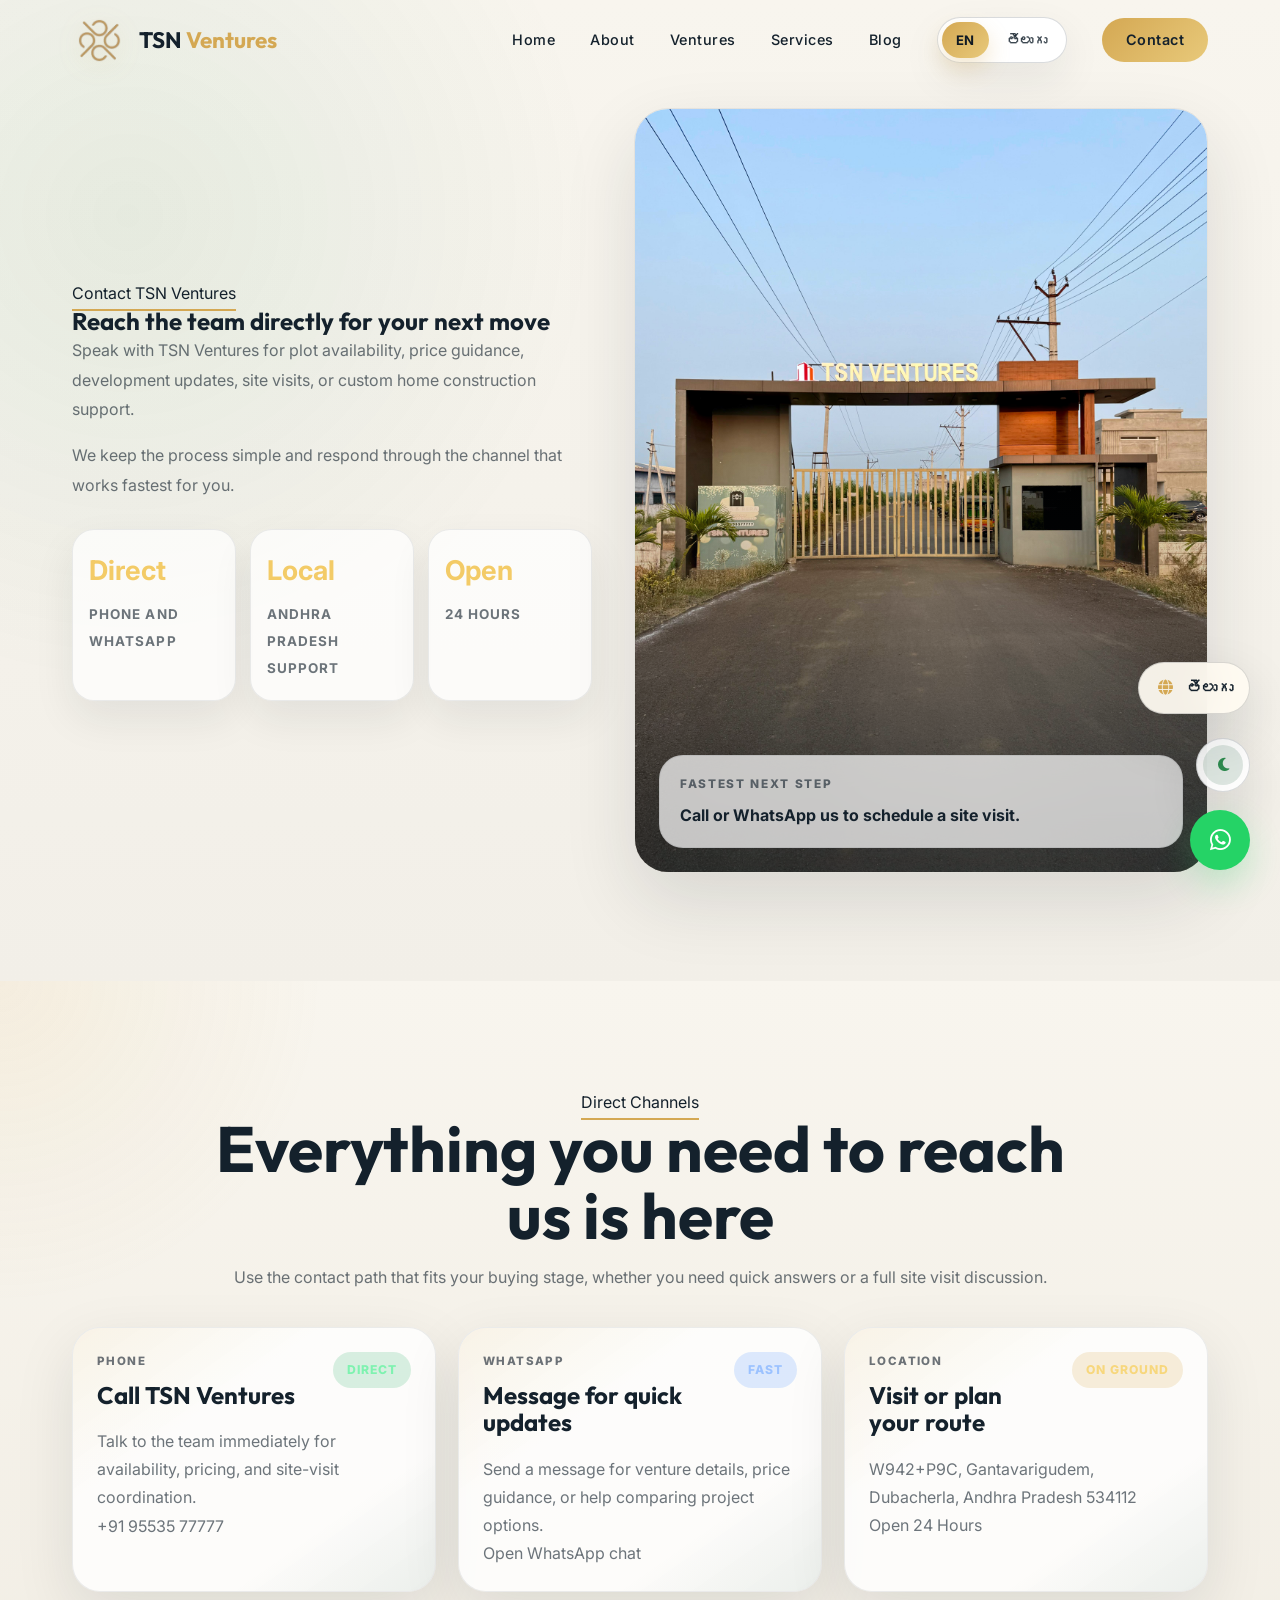
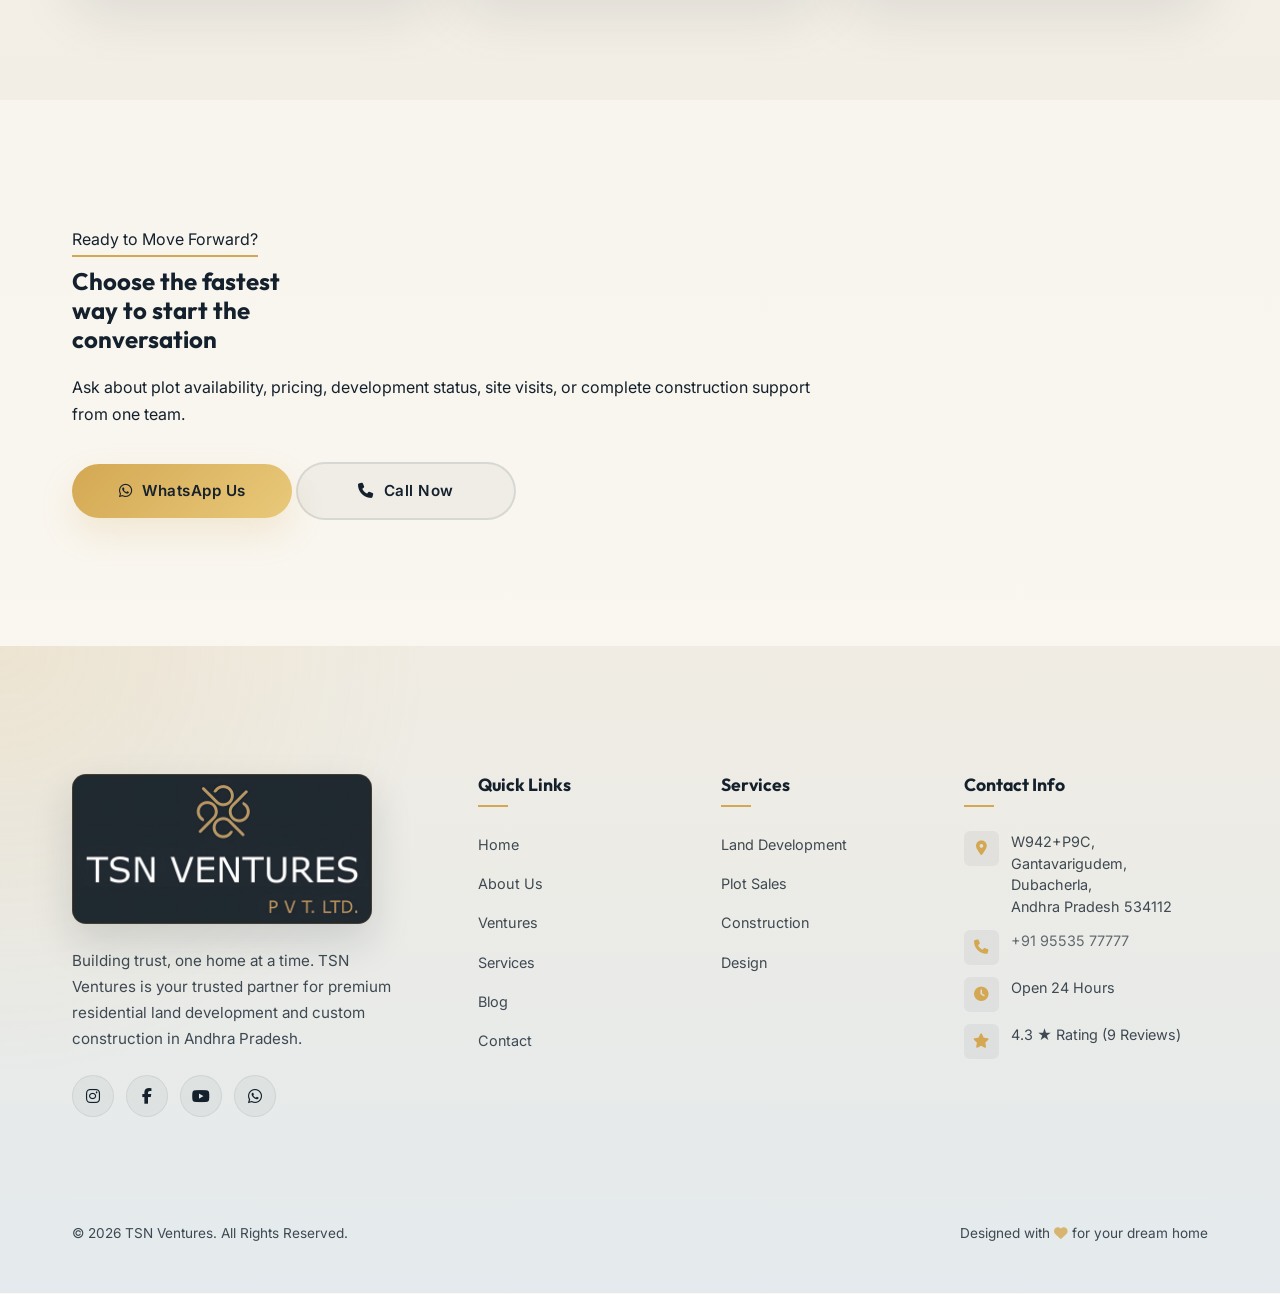
<file: contact.html>
<!DOCTYPE html>
<html lang="en">
<head>
  <meta charset="UTF-8">
  <meta name="viewport" content="width=device-width, initial-scale=1.0">
  <meta name="description" content="Contact TSN Ventures for plot availability, site visits, pricing guidance, and construction support across our Andhra Pradesh ventures.">
  <link rel="canonical" href="https://tsnventures.in/contact.html">
  <meta name="theme-color" content="#0f1720">
  <meta property="og:type" content="website">
  <meta property="og:title" content="Contact — TSN Ventures">
  <meta property="og:description" content="Contact TSN Ventures for plot availability, site visits, pricing guidance, and construction support across our Andhra Pradesh ventures.">
  <meta property="og:url" content="https://tsnventures.in/contact.html">
  <meta property="og:image" content="https://tsnventures.in/assets/images/social/tsnventures-og-home.jpg?v=2">
  <meta property="og:site_name" content="TSN Ventures">
  <meta name="twitter:card" content="summary_large_image">
  <meta name="twitter:title" content="Contact — TSN Ventures">
  <meta name="twitter:description" content="Contact TSN Ventures for plot availability, site visits, pricing guidance, and construction support across our Andhra Pradesh ventures.">
  <meta name="twitter:image" content="https://tsnventures.in/assets/images/social/tsnventures-og-home.jpg?v=2">
  <title>Contact — TSN Ventures</title>
  <script>
    (function() {
      const themeKey = 'tsn-theme';
      const languageKey = 'tsn-preferred-language';
      let theme = 'light';
      let language = 'en';
      try {
        const storedTheme = localStorage.getItem(themeKey);
        const storedLanguage = localStorage.getItem(languageKey);
        if (storedTheme === 'light' || storedTheme === 'dark') {
          theme = storedTheme;
        } else if (window.matchMedia && window.matchMedia('(prefers-color-scheme: dark)').matches) {
          theme = 'dark';
        }
        if (storedLanguage === 'en' || storedLanguage === 'te') {
          language = storedLanguage;
        }
      } catch (error) {
        if (window.matchMedia && window.matchMedia('(prefers-color-scheme: dark)').matches) {
          theme = 'dark';
        }
      }
      document.documentElement.setAttribute('data-theme', theme);
      document.documentElement.setAttribute('lang', language);
      document.documentElement.setAttribute('data-language', language);
      if (language === 'te') {
        document.documentElement.setAttribute('data-language-pending', 'te');
      }
    })();
  </script>
  <link rel="icon" href="favicon.ico?v=2" sizes="any">
  <link rel="icon" type="image/png" sizes="32x32" href="assets/icons/favicon-32x32.png?v=2">
  <link rel="icon" type="image/png" sizes="16x16" href="assets/icons/favicon-16x16.png?v=2">
  <link rel="apple-touch-icon" sizes="180x180" href="assets/icons/apple-touch-icon.png?v=2">
  <link rel="manifest" href="site.webmanifest?v=2">
  <link rel="stylesheet" href="css/style.css">
  <link rel="stylesheet" href="css/animations.css">
  <link rel="stylesheet" href="css/homepage-redesign.css">
  <link rel="stylesheet" href="https://cdnjs.cloudflare.com/ajax/libs/font-awesome/6.5.1/css/all.min.css">
  <style>
    .tsn-inner-premium .home-rdx-cta {
      padding: 126px 0;
    }

    .tsn-inner-premium .home-rdx-cta__content {
      max-width: 900px;
    }

    .tsn-inner-premium .home-rdx-cta .section-label {
      margin-bottom: 14px;
    }

    .tsn-inner-premium .home-rdx-cta__content h2 {
      margin-bottom: 20px;
      max-width: 14ch;
    }

    .tsn-inner-premium .home-rdx-cta__content p {
      max-width: 760px;
      margin-bottom: 34px;
    }

    .tsn-inner-premium .home-rdx-cta__actions {
      gap: 18px;
    }

    .tsn-inner-premium .home-rdx-cta__actions .btn {
      min-width: 220px;
      justify-content: center;
      padding-inline: 30px;
    }

    @media (max-width: 900px) {
      .tsn-inner-premium .home-rdx-cta {
        padding: 96px 0;
      }

      .tsn-inner-premium .home-rdx-cta__content h2 {
        max-width: none;
      }

      .tsn-inner-premium .home-rdx-cta__actions .btn {
        min-width: 0;
        width: 100%;
      }
    }
  </style>
</head>
<body class="tsn-inner-premium">
  <div class="preloader">
    <div class="preloader-shell" aria-live="polite" aria-label="Loading TSN Ventures">
      <div class="preloader-brand-mark">
        <div class="preloader-brand-glow"></div>
        <div class="preloader-logo">
          <img src="assets/images/tsn-brand-mark.png" alt="TSN Ventures symbol">
        </div>
      </div>
      <div class="preloader-wordmark">
        <div class="preloader-wordmark__name">
          <span class="preloader-wordmark__tsn">TSN</span>
          <span class="preloader-wordmark__ventures">Ventures</span>
        </div>
        <span class="preloader-wordmark__legal">Pvt. Ltd.</span>
      </div>
    </div>
  </div>

  <nav class="navbar scrolled" id="navbar">
    <div class="container">
      <a href="index.html" class="nav-logo">
        <div class="logo-icon"><img src="assets/images/tsn-brand-mark.png" alt="TSN Ventures symbol"></div>
        <div class="logo-text">TSN <span>Ventures</span></div>
      </a>
      <div class="nav-links" id="navLinks">
        <div class="nav-language-switch nav-language-switch--mobile" role="group" data-i18n-attr="aria-label:ui.language.groupLabel">
          <button class="language-switch__button is-active" type="button" data-language-option="en" aria-pressed="true">English</button>
          <button class="language-switch__button" type="button" data-language-option="te" aria-pressed="false">తెలుగు</button>
        </div>
        <a href="index.html">Home</a>
        <a href="about.html">About</a>
        <a href="ventures.html">Ventures</a>
        <a href="services.html">Services</a>
        <a href="blog.html">Blog</a>
        <div class="nav-language-switch nav-language-switch--desktop" role="group" data-i18n-attr="aria-label:ui.language.groupLabel">
          <button class="language-switch__button is-active" type="button" data-language-option="en" aria-pressed="true">EN</button>
          <button class="language-switch__button" type="button" data-language-option="te" aria-pressed="false">తెలుగు</button>
        </div>
        <a href="/contact.html" class="nav-cta active">Contact</a>
      </div>
      <button class="nav-toggle" id="navToggle" aria-label="Toggle Menu">
        <span></span><span></span><span></span>
      </button>
    </div>
  </nav>

  <section class="inner-showcase">
    <div class="container inner-showcase__grid">
      <div class="inner-showcase__copy reveal-left" data-animated-section data-motion-direction="left">
        <div class="section-label">Contact TSN Ventures</div>
        <h1 data-animated-heading>Reach the team directly for your next move</h1>
        <p class="tsn-i18n-copy" data-i18n="contact.hero.p1">Speak with TSN Ventures for plot availability, price guidance, development updates, site visits, or custom home construction support.</p>
        <p class="tsn-i18n-copy" data-i18n="contact.hero.p2">We keep the process simple and respond through the channel that works fastest for you.</p>
        <div class="inner-showcase__metrics">
          <div><strong>Direct</strong><span class="tsn-i18n-copy" data-i18n="contact.hero.metricDirect">phone and WhatsApp</span></div>
          <div><strong>Local</strong><span class="tsn-i18n-copy" data-i18n="contact.hero.metricLocal">Andhra Pradesh support</span></div>
          <div><strong>Open</strong><span class="tsn-i18n-copy" data-i18n="contact.hero.metricOpen">24 hours</span></div>
        </div>
      </div>
      <div class="inner-showcase__media reveal-right" data-animated-section data-motion-direction="right">
        <img src="assets/images/home-about-iconcity.jpeg" alt="TSN Ventures contact and site visit support">
        <div class="inner-showcase__float" data-animated-card data-motion-direction="right" data-floating-element>
          <span class="tsn-i18n-copy" data-i18n="contact.hero.float.label">Fastest next step</span>
          <strong class="tsn-i18n-copy" data-i18n="contact.hero.float.body">Call or WhatsApp us to schedule a site visit.</strong>
        </div>
      </div>
    </div>
  </section>

  <section class="rdx-align-section">
    <div class="container">
      <div class="rdx-align-head reveal" data-animated-section data-animate-children="children" data-child-animation="section" data-child-direction="up" data-stagger="100">
        <div class="section-label">Direct Channels</div>
        <h2 data-animated-heading>Everything you need to reach us is here</h2>
        <p class="tsn-i18n-copy" data-i18n="contact.channels.description">Use the contact path that fits your buying stage, whether you need quick answers or a full site visit discussion.</p>
      </div>
      <div class="rdx-align-grid stagger-children">
        <article class="rdx-align-card" data-animated-card data-motion-direction="up">
          <div class="rdx-align-card__header">
            <div>
              <span class="rdx-align-card__eyebrow">Phone</span>
              <h3>Call TSN Ventures</h3>
            </div>
            <span class="rdx-align-badge rdx-align-badge--green">Direct</span>
          </div>
          <p class="tsn-i18n-copy" data-i18n="contact.channels.phone.body">Talk to the team immediately for availability, pricing, and site-visit coordination.</p>
          <p><a href="tel:+919553577777">+91 95535 77777</a></p>
        </article>
        <article class="rdx-align-card" data-animated-card data-motion-direction="up">
          <div class="rdx-align-card__header">
            <div>
              <span class="rdx-align-card__eyebrow">WhatsApp</span>
              <h3>Message for quick updates</h3>
            </div>
            <span class="rdx-align-badge rdx-align-badge--blue">Fast</span>
          </div>
          <p class="tsn-i18n-copy" data-i18n="contact.channels.whatsapp.body">Send a message for venture details, price guidance, or help comparing project options.</p>
          <p><a href="https://wa.me/919553577777?text=Hi%20TSN%20Ventures!%20I%20want%20details%20about%20your%20ventures." target="_blank" rel="noreferrer">Open WhatsApp chat</a></p>
        </article>
        <article class="rdx-align-card" data-animated-card data-motion-direction="up">
          <div class="rdx-align-card__header">
            <div>
              <span class="rdx-align-card__eyebrow">Location</span>
              <h3>Visit or plan your route</h3>
            </div>
            <span class="rdx-align-badge">On ground</span>
          </div>
          <p>W942+P9C, Gantavarigudem, Dubacherla, Andhra Pradesh 534112</p>
          <p class="tsn-i18n-copy" data-i18n="contact.channels.location.hours">Open 24 Hours</p>
        </article>
      </div>
    </div>
  </section>

  <section class="home-rdx-cta">
    <div class="container home-rdx-cta__container">
      <div class="home-rdx-cta__content reveal-left" data-animated-section data-motion-direction="left" data-animate-children=".home-rdx-cta__actions .btn" data-child-animation="card" data-child-direction="scale" data-stagger="90" data-children-delay="140">
        <div class="section-label">Ready to Move Forward?</div>
        <h2 data-animated-heading>Choose the fastest way to start the conversation</h2>
        <p class="tsn-i18n-copy" data-i18n="contact.cta.description">Ask about plot availability, pricing, development status, site visits, or complete construction support from one team.</p>
        <div class="home-rdx-cta__actions">
          <a href="https://wa.me/919553577777?text=Hi%20TSN%20Ventures!%20I%20want%20details%20about%20your%20ventures." target="_blank" rel="noreferrer" class="btn btn-accent"><i class="fab fa-whatsapp"></i> WhatsApp Us</a>
          <a href="tel:+919553577777" class="btn btn-outline"><i class="fas fa-phone"></i> Call Now</a>
        </div>
      </div>
    </div>
  </section>

  <footer class="footer" id="footer">
    <div class="container">
      <div class="footer-grid">
        <div class="footer-about"><div class="footer-logo"><img class="footer-brand-lockup" src="assets/images/tsn-brand-lockup.jpg" alt="TSN Ventures Pvt. Ltd."></div><p class="tsn-i18n-copy" data-i18n="shared.footer.companyDescription">Building trust, one home at a time. TSN Ventures is your trusted partner for premium residential land development and custom construction in Andhra Pradesh.</p><div class="footer-social"><a href="https://www.instagram.com/tsn_ventures/" target="_blank" rel="noreferrer" aria-label="Instagram"><i class="fab fa-instagram"></i></a><a href="#" aria-label="Facebook"><i class="fab fa-facebook-f"></i></a><a href="#" aria-label="YouTube"><i class="fab fa-youtube"></i></a><a href="https://wa.me/919553577777" target="_blank" rel="noreferrer" aria-label="WhatsApp"><i class="fab fa-whatsapp"></i></a></div></div>
        <div class="footer-col"><h4>Quick Links</h4><ul><li><a href="index.html">Home</a></li><li><a href="about.html">About Us</a></li><li><a href="ventures.html">Ventures</a></li><li><a href="services.html">Services</a></li><li><a href="blog.html">Blog</a></li><li><a href="/contact.html">Contact</a></li></ul></div>
        <div class="footer-col"><h4>Services</h4><ul><li><a href="services.html">Land Development</a></li><li><a href="services.html">Plot Sales</a></li><li><a href="services.html">Construction</a></li><li><a href="services.html">Design</a></li></ul></div>
        <div class="footer-col"><h4>Contact Info</h4><ul class="footer-contact"><li><div class="icon"><i class="fas fa-map-marker-alt"></i></div><div class="info">W942+P9C, Gantavarigudem, Dubacherla,<br>Andhra Pradesh 534112</div></li><li><div class="icon"><i class="fas fa-phone"></i></div><div class="info"><a href="tel:+919553577777">+91 95535 77777</a></div></li><li><div class="icon"><i class="fas fa-clock"></i></div><div class="info tsn-i18n-copy" data-i18n="shared.footer.openHours">Open 24 Hours</div></li><li><div class="icon"><i class="fas fa-star"></i></div><div class="info">4.3 ★ Rating (9 Reviews)</div></li></ul></div>
      </div>
      <div class="footer-bottom"><p>&copy; 2026 TSN Ventures. All Rights Reserved.</p><p>Designed with <i class="fas fa-heart" style="color: var(--accent);"></i> for your dream home</p></div>
    </div>
  </footer>

  <button class="language-float" type="button" data-language-floating aria-label="Switch supporting content to Telugu" title="తెలుగులో చూడండి">
    <span class="language-float__icon" aria-hidden="true"><i class="fas fa-globe"></i></span>
    <span class="language-float__label" data-language-floating-label>తెలుగు</span>
  </button>

  <button class="theme-switch" type="button" data-theme-toggle aria-label="Activate dark theme" aria-pressed="false">
    <span class="theme-switch__track">
      <span class="theme-switch__icon theme-switch__icon--sun" aria-hidden="true"><i class="fas fa-sun"></i></span>
      <span class="theme-switch__icon theme-switch__icon--moon" aria-hidden="true"><i class="fas fa-moon"></i></span>
    </span>
  </button>

  <a href="https://wa.me/919553577777" class="whatsapp-btn" target="_blank" rel="noreferrer" aria-label="Chat on WhatsApp"><i class="fab fa-whatsapp"></i></a>

  <script src="js/translations/en.js"></script>
  <script src="js/translations/te.js"></script>
  <script src="js/language-controller.js"></script>
  <script src="js/animation-system.js"></script>
  <script src="js/main.js"></script>
</body>
</html>
</file>
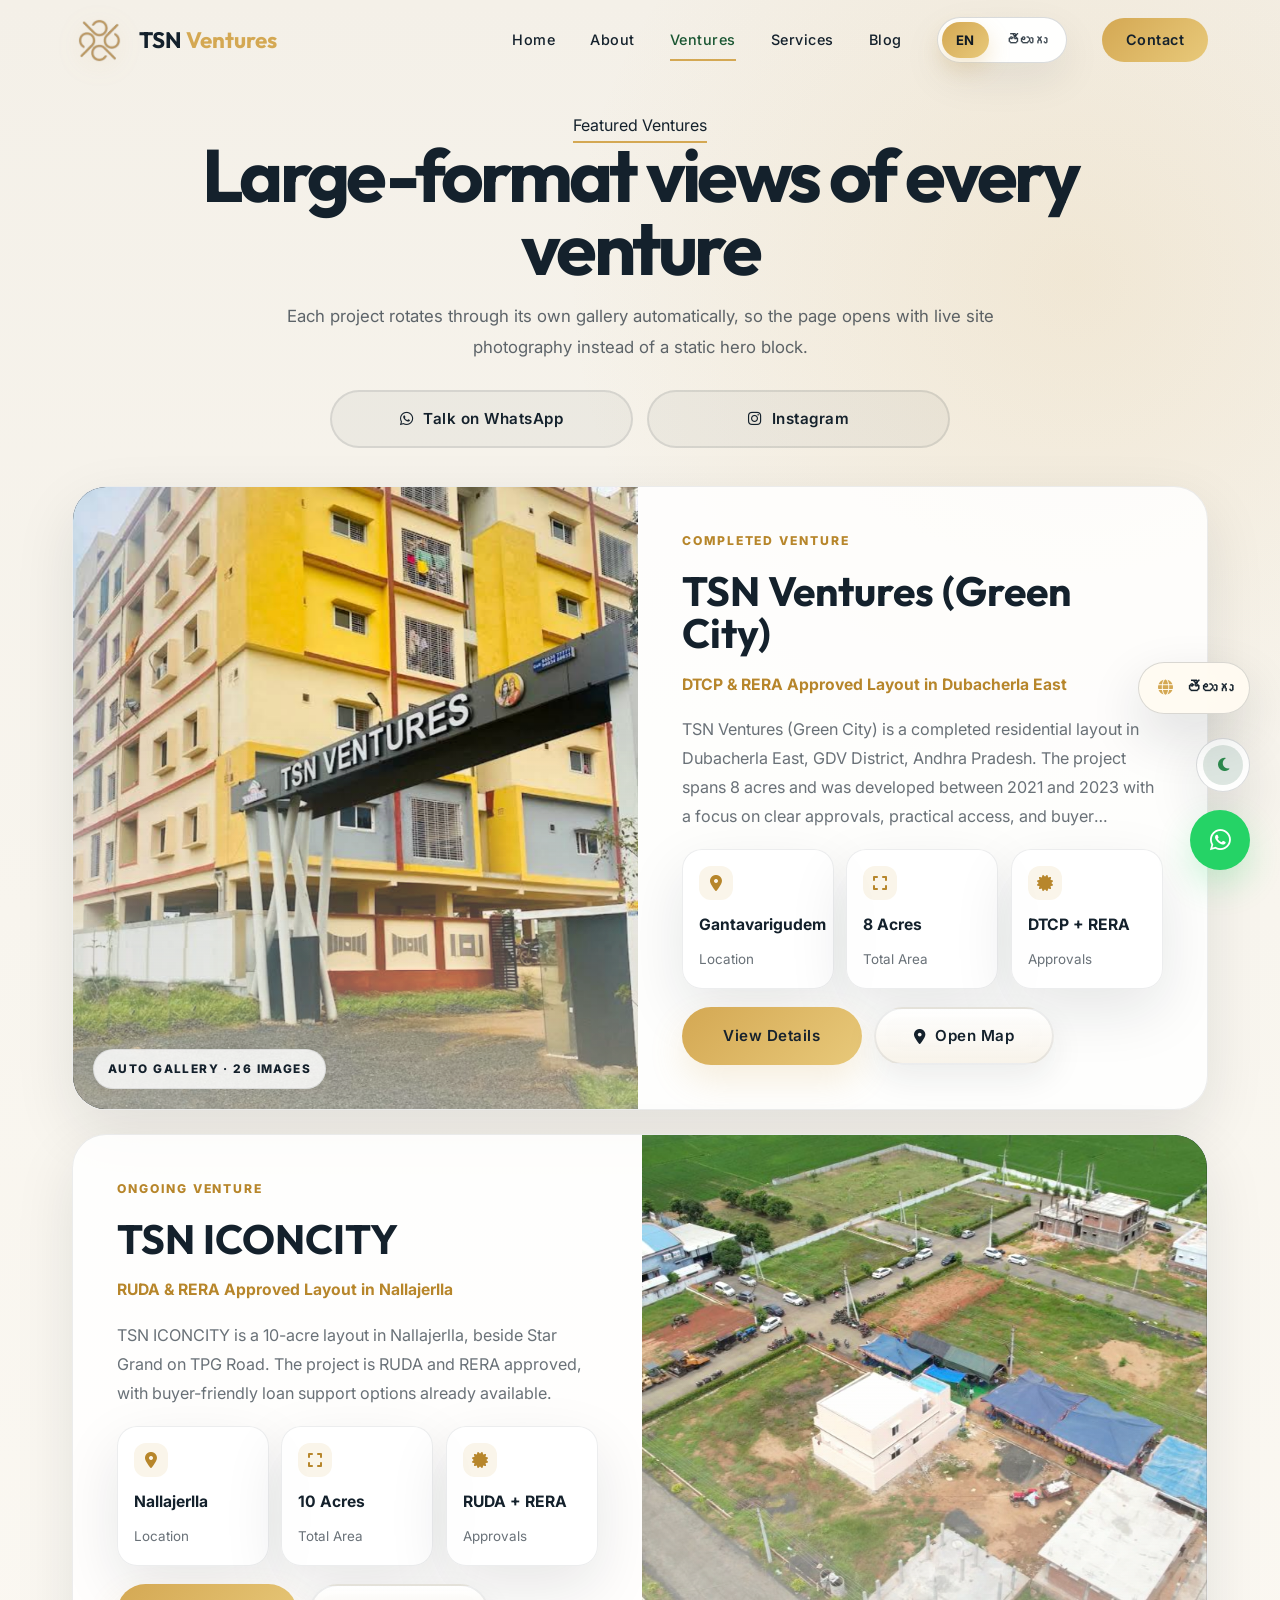
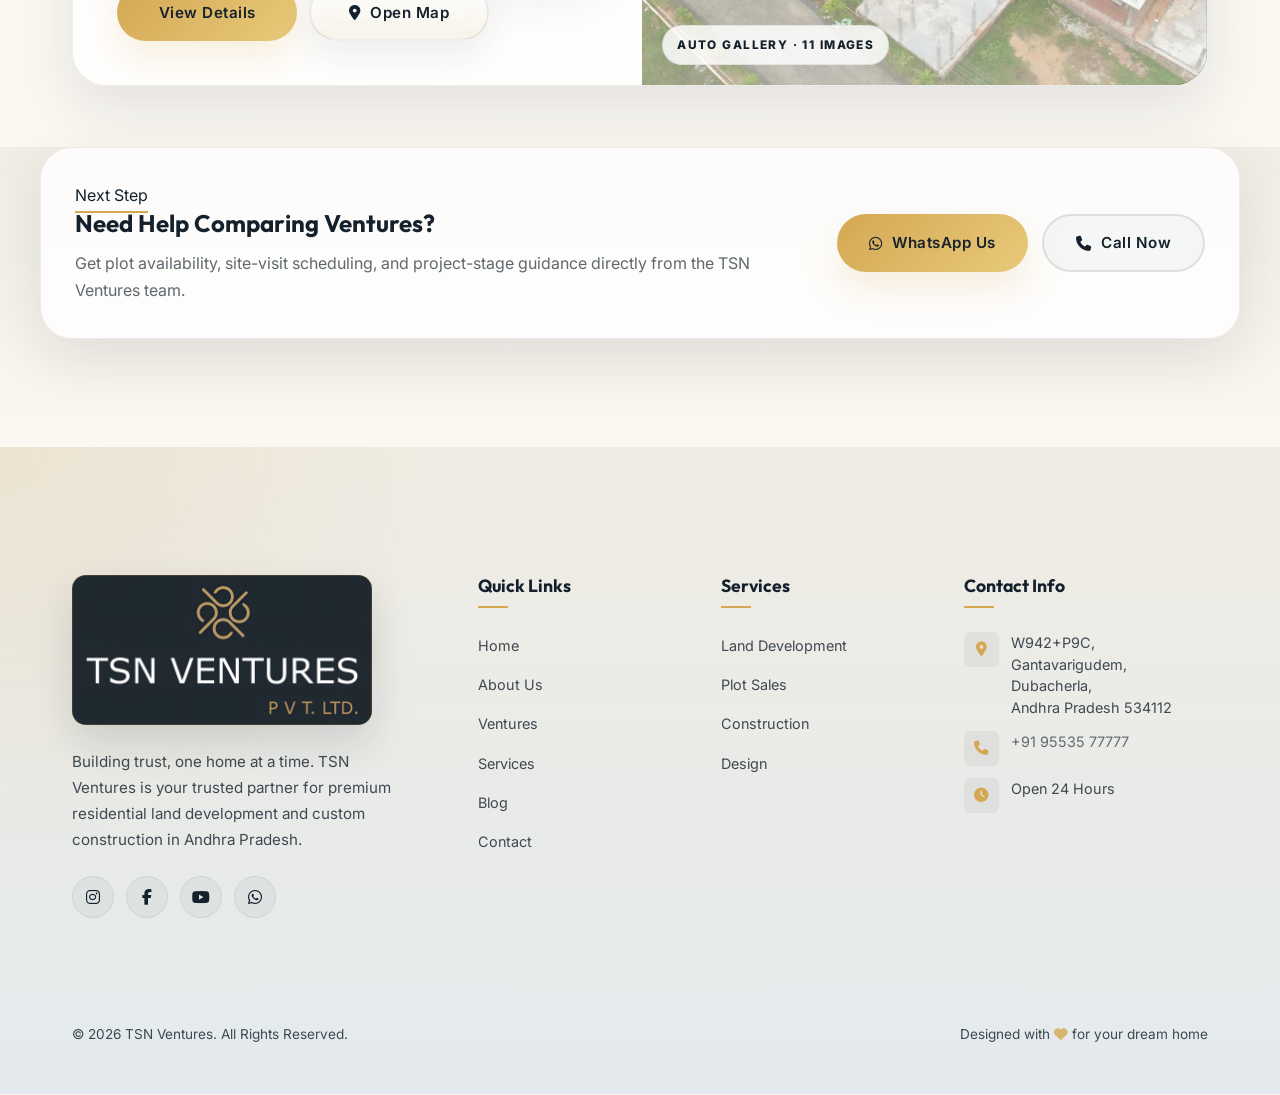
<file: venture-detail.html>
<!DOCTYPE html>
<html lang="en">
<head>
  <meta charset="UTF-8">
  <meta name="viewport" content="width=device-width, initial-scale=1.0">
  <meta name="description" content="Explore TSN Ventures venture highlights, gallery views, location details, and direct enquiry options in Andhra Pradesh.">
  <link rel="canonical" href="https://tsnventures.in/venture-detail.html">
  <meta name="theme-color" content="#0f1720">
  <meta property="og:type" content="website">
  <meta property="og:title" content="Venture Details — TSN Ventures">
  <meta property="og:description" content="Explore TSN Ventures venture highlights, gallery views, location details, and direct enquiry options in Andhra Pradesh.">
  <meta property="og:url" content="https://tsnventures.in/venture-detail.html">
  <meta property="og:image" content="https://tsnventures.in/assets/images/social/tsnventures-og-home.jpg?v=2">
  <meta property="og:site_name" content="TSN Ventures">
  <meta name="twitter:card" content="summary_large_image">
  <meta name="twitter:title" content="Venture Details — TSN Ventures">
  <meta name="twitter:description" content="Explore TSN Ventures venture highlights, gallery views, location details, and direct enquiry options in Andhra Pradesh.">
  <meta name="twitter:image" content="https://tsnventures.in/assets/images/social/tsnventures-og-home.jpg?v=2">
  <title>Venture Details — TSN Ventures</title>
  <script>
    (function() {
      const themeKey = 'tsn-theme';
      const languageKey = 'tsn-preferred-language';
      let theme = 'light';
      let language = 'en';
      try {
        const storedTheme = localStorage.getItem(themeKey);
        const storedLanguage = localStorage.getItem(languageKey);
        if (storedTheme === 'light' || storedTheme === 'dark') {
          theme = storedTheme;
        } else if (window.matchMedia && window.matchMedia('(prefers-color-scheme: dark)').matches) {
          theme = 'dark';
        }
        if (storedLanguage === 'en' || storedLanguage === 'te') {
          language = storedLanguage;
        }
      } catch (error) {
        if (window.matchMedia && window.matchMedia('(prefers-color-scheme: dark)').matches) {
          theme = 'dark';
        }
      }
      document.documentElement.setAttribute('data-theme', theme);
      document.documentElement.setAttribute('lang', language);
      document.documentElement.setAttribute('data-language', language);
      if (language === 'te') {
        document.documentElement.setAttribute('data-language-pending', 'te');
      }
    })();
  </script>
  <link rel="icon" href="favicon.ico?v=2" sizes="any">
  <link rel="icon" type="image/png" sizes="32x32" href="assets/icons/favicon-32x32.png?v=2">
  <link rel="icon" type="image/png" sizes="16x16" href="assets/icons/favicon-16x16.png?v=2">
  <link rel="apple-touch-icon" sizes="180x180" href="assets/icons/apple-touch-icon.png?v=2">
  <link rel="manifest" href="site.webmanifest?v=2">
  <link rel="stylesheet" href="css/style.css">
  <link rel="stylesheet" href="css/animations.css">
  <link rel="stylesheet" href="css/venture-detail-redesign.css">
  <link rel="stylesheet" href="https://cdnjs.cloudflare.com/ajax/libs/font-awesome/6.5.1/css/all.min.css">
</head>
<body class="tsn-detail-redesign">
  <div class="preloader">
    <div class="preloader-shell" aria-live="polite" aria-label="Loading TSN Ventures">
      <div class="preloader-brand-mark">
        <div class="preloader-brand-glow"></div>
        <div class="preloader-logo">
          <img src="assets/images/tsn-brand-mark.png" alt="TSN Ventures symbol">
        </div>
      </div>
      <div class="preloader-wordmark">
        <div class="preloader-wordmark__name">
          <span class="preloader-wordmark__tsn">TSN</span>
          <span class="preloader-wordmark__ventures">Ventures</span>
        </div>
        <span class="preloader-wordmark__legal">Pvt. Ltd.</span>
      </div>
    </div>
  </div>
  <nav class="navbar scrolled" id="navbar">
    <div class="container">
      <a href="index.html" class="nav-logo">
        <div class="logo-icon"><img src="assets/images/tsn-brand-mark.png" alt="TSN Ventures symbol"></div>
        <div class="logo-text">TSN <span>Ventures</span></div>
      </a>
      <div class="nav-links" id="navLinks">
        <div class="nav-language-switch nav-language-switch--mobile" role="group" data-i18n-attr="aria-label:ui.language.groupLabel">
          <button class="language-switch__button is-active" type="button" data-language-option="en" aria-pressed="true">English</button>
          <button class="language-switch__button" type="button" data-language-option="te" aria-pressed="false">తెలుగు</button>
        </div>
        <a href="index.html">Home</a>
        <a href="about.html">About</a>
        <a href="ventures.html" class="active">Ventures</a>
        <a href="services.html">Services</a>
        <a href="blog.html">Blog</a>
        <div class="nav-language-switch nav-language-switch--desktop" role="group" data-i18n-attr="aria-label:ui.language.groupLabel">
          <button class="language-switch__button is-active" type="button" data-language-option="en" aria-pressed="true">EN</button>
          <button class="language-switch__button" type="button" data-language-option="te" aria-pressed="false">తెలుగు</button>
        </div>
        <a href="/contact.html" class="nav-cta">Contact</a>
      </div>
      <button class="nav-toggle" id="navToggle" aria-label="Toggle Menu">
        <span></span><span></span><span></span>
      </button>
    </div>
  </nav>

  <section class="venture-rdx-shell" id="detailContent">
    <div class="container">
      <div class="venture-rdx-main" id="ventureDetailSections"></div>
    </div>
  </section>

  <footer class="footer">
    <div class="container">
      <div class="footer-grid">
        <div class="footer-about">
          <div class="footer-logo">
            <img class="footer-brand-lockup" src="assets/images/tsn-brand-lockup.jpg" alt="TSN Ventures Pvt. Ltd.">
          </div>
          <p class="tsn-i18n-copy" data-i18n="shared.footer.companyDescription">Building trust, one home at a time. TSN Ventures is your trusted partner for premium residential land development and custom construction in Andhra Pradesh.</p>
          <div class="footer-social">
            <a href="https://www.instagram.com/tsn_ventures/" target="_blank" aria-label="Instagram"><i class="fab fa-instagram"></i></a>
            <a href="#" aria-label="Facebook"><i class="fab fa-facebook-f"></i></a>
            <a href="#" aria-label="YouTube"><i class="fab fa-youtube"></i></a>
            <a href="https://wa.me/919553577777" target="_blank" aria-label="WhatsApp"><i class="fab fa-whatsapp"></i></a>
          </div>
        </div>
        <div class="footer-col"><h4>Quick Links</h4><ul><li><a href="index.html">Home</a></li><li><a href="about.html">About Us</a></li><li><a href="ventures.html">Ventures</a></li><li><a href="services.html">Services</a></li><li><a href="blog.html">Blog</a></li><li><a href="/contact.html">Contact</a></li></ul></div>
        <div class="footer-col"><h4>Services</h4><ul><li><a href="services.html">Land Development</a></li><li><a href="services.html">Plot Sales</a></li><li><a href="services.html">Construction</a></li><li><a href="services.html">Design</a></li></ul></div>
        <div class="footer-col"><h4>Contact Info</h4><ul class="footer-contact"><li><div class="icon"><i class="fas fa-map-marker-alt"></i></div><div class="info">W942+P9C, Gantavarigudem, Dubacherla,<br>Andhra Pradesh 534112</div></li><li><div class="icon"><i class="fas fa-phone"></i></div><div class="info"><a href="tel:+919553577777">+91 95535 77777</a></div></li><li><div class="icon"><i class="fas fa-clock"></i></div><div class="info tsn-i18n-copy" data-i18n="shared.footer.openHours">Open 24 Hours</div></li></ul></div>
      </div>
      <div class="footer-bottom"><p>&copy; 2026 TSN Ventures. All Rights Reserved.</p><p>Designed with <i class="fas fa-heart" style="color: var(--accent);"></i> for your dream home</p></div>
    </div>
  </footer>

  <button class="language-float" type="button" data-language-floating aria-label="Switch supporting content to Telugu" title="తెలుగులో చూడండి">
    <span class="language-float__icon" aria-hidden="true"><i class="fas fa-globe"></i></span>
    <span class="language-float__label" data-language-floating-label>తెలుగు</span>
  </button>

  <button class="theme-switch" type="button" data-theme-toggle aria-label="Activate dark theme" aria-pressed="false">
    <span class="theme-switch__track">
      <span class="theme-switch__icon theme-switch__icon--sun" aria-hidden="true"><i class="fas fa-sun"></i></span>
      <span class="theme-switch__icon theme-switch__icon--moon" aria-hidden="true"><i class="fas fa-moon"></i></span>
    </span>
  </button>

  <a href="https://wa.me/919553577777" class="whatsapp-btn" target="_blank" aria-label="Chat on WhatsApp"><i class="fab fa-whatsapp"></i></a>

  <div class="lightbox-overlay">
    <div class="lightbox-content">
      <button class="lightbox-close">&times;</button>
      <button class="lightbox-nav lightbox-prev"><i class="fas fa-chevron-left"></i></button>
      <figure class="lightbox-figure">
        <img src="" alt="Gallery Image">
        <figcaption class="lightbox-meta">
          <span class="lightbox-counter" data-lightbox-counter></span>
        </figcaption>
      </figure>
      <button class="lightbox-nav lightbox-next"><i class="fas fa-chevron-right"></i></button>
    </div>
  </div>

  <script src="js/translations/en.js"></script>
  <script src="js/translations/te.js"></script>
  <script src="js/language-controller.js"></script>
  <script src="js/venture-data.js"></script>
  <script src="js/venture-image-manifest.js"></script>
  <script src="js/venture-image-resolver.js"></script>
  <script src="js/animation-system.js"></script>
  <script src="js/main.js"></script>
  <script src="js/venture-detail.js"></script>
  <script src="js/lightbox.js"></script>
</body>
</html>
</file>
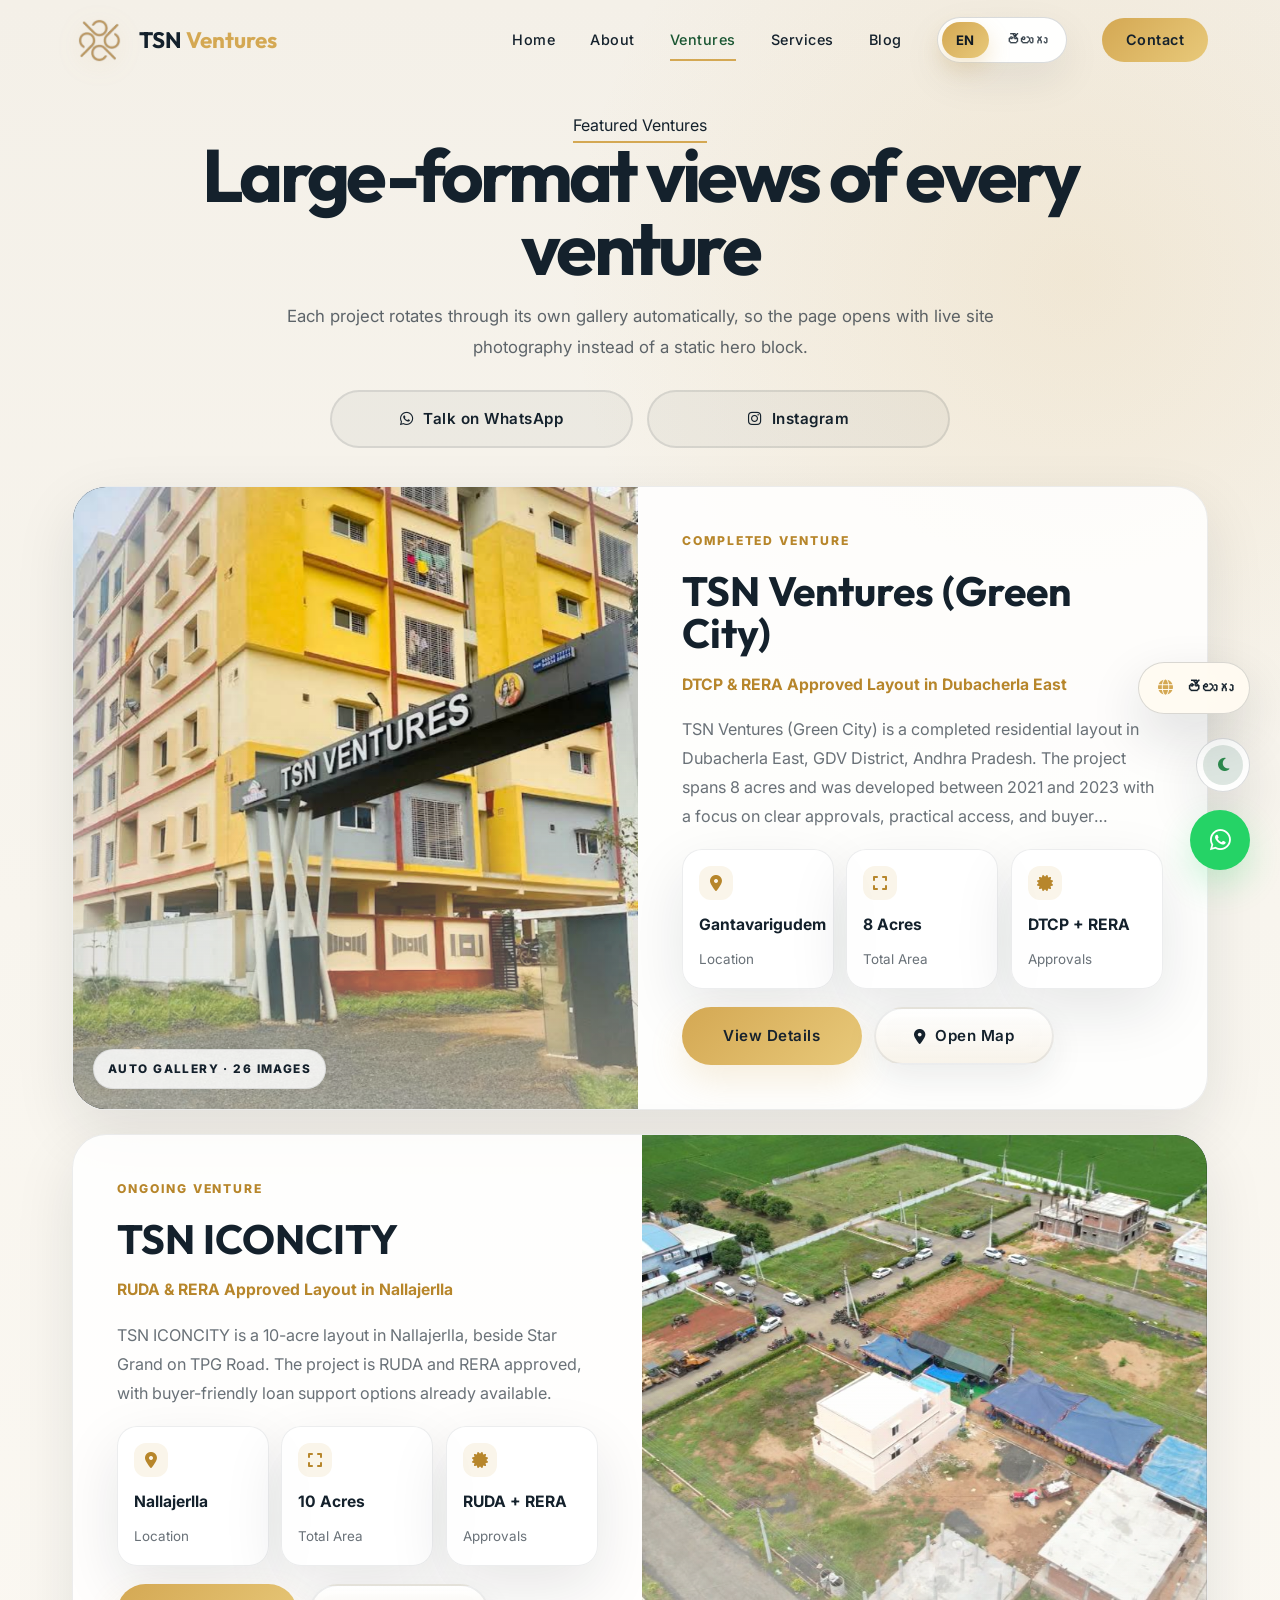
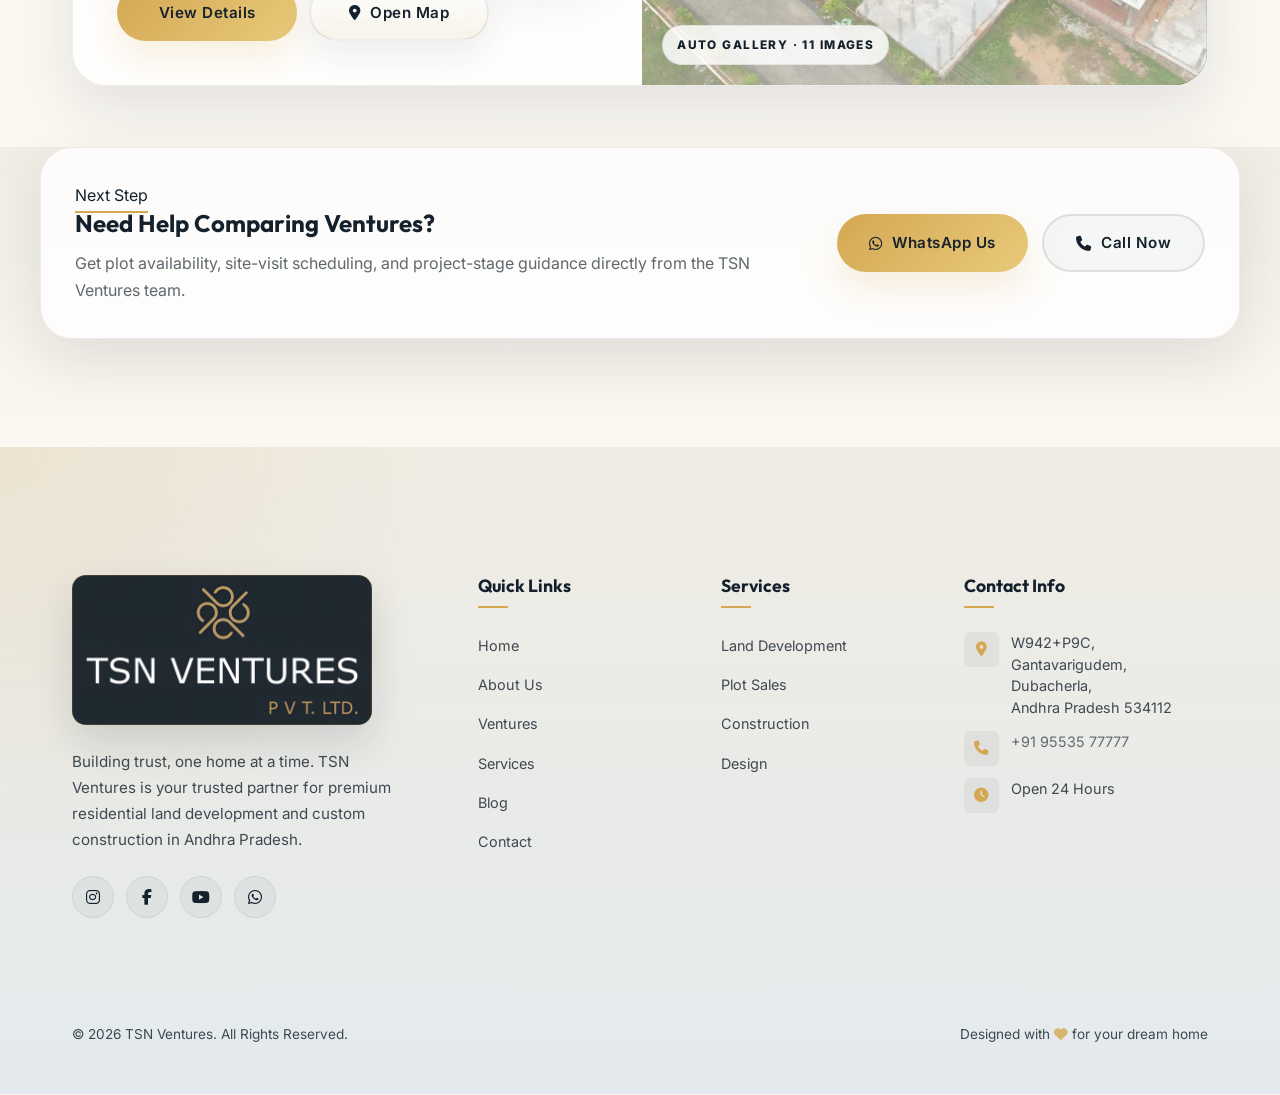
<file: ventures.html>
<!DOCTYPE html>
<html lang="en">
<head>
  <meta charset="UTF-8">
  <meta name="viewport" content="width=device-width, initial-scale=1.0">
  <meta name="description" content="Explore TSN Ventures residential layouts and construction-backed projects in Andhra Pradesh.">
  <link rel="canonical" href="https://tsnventures.in/ventures.html">
  <meta name="theme-color" content="#0f1720">
  <meta property="og:type" content="website">
  <meta property="og:title" content="Our Ventures — TSN Ventures">
  <meta property="og:description" content="Explore TSN Ventures residential layouts and construction-backed projects in Andhra Pradesh.">
  <meta property="og:url" content="https://tsnventures.in/ventures.html">
  <meta property="og:image" content="https://tsnventures.in/assets/images/social/tsnventures-og-home.jpg?v=2">
  <meta property="og:site_name" content="TSN Ventures">
  <meta name="twitter:card" content="summary_large_image">
  <meta name="twitter:title" content="Our Ventures — TSN Ventures">
  <meta name="twitter:description" content="Explore TSN Ventures residential layouts and construction-backed projects in Andhra Pradesh.">
  <meta name="twitter:image" content="https://tsnventures.in/assets/images/social/tsnventures-og-home.jpg?v=2">
  <title>Our Ventures — TSN Ventures</title>
  <script>
    (function() {
      const themeKey = 'tsn-theme';
      const languageKey = 'tsn-preferred-language';
      let theme = 'light';
      let language = 'en';
      try {
        const storedTheme = localStorage.getItem(themeKey);
        const storedLanguage = localStorage.getItem(languageKey);
        if (storedTheme === 'light' || storedTheme === 'dark') {
          theme = storedTheme;
        } else if (window.matchMedia && window.matchMedia('(prefers-color-scheme: dark)').matches) {
          theme = 'dark';
        }
        if (storedLanguage === 'en' || storedLanguage === 'te') {
          language = storedLanguage;
        }
      } catch (error) {
        if (window.matchMedia && window.matchMedia('(prefers-color-scheme: dark)').matches) {
          theme = 'dark';
        }
      }
      document.documentElement.setAttribute('data-theme', theme);
      document.documentElement.setAttribute('lang', language);
      document.documentElement.setAttribute('data-language', language);
      if (language === 'te') {
        document.documentElement.setAttribute('data-language-pending', 'te');
      }
    })();
  </script>
  <link rel="icon" href="favicon.ico?v=2" sizes="any">
  <link rel="icon" type="image/png" sizes="32x32" href="assets/icons/favicon-32x32.png?v=2">
  <link rel="icon" type="image/png" sizes="16x16" href="assets/icons/favicon-16x16.png?v=2">
  <link rel="apple-touch-icon" sizes="180x180" href="assets/icons/apple-touch-icon.png?v=2">
  <link rel="manifest" href="site.webmanifest?v=2">
  <link rel="stylesheet" href="css/style.css">
  <link rel="stylesheet" href="css/animations.css">
  <link rel="stylesheet" href="css/ventures-redesign.css">
  <link rel="stylesheet" href="https://cdnjs.cloudflare.com/ajax/libs/font-awesome/6.5.1/css/all.min.css">
</head>
<body class="tsn-ventures-redesign">
  <div class="preloader">
    <div class="preloader-shell" aria-live="polite" aria-label="Loading TSN Ventures">
      <div class="preloader-brand-mark">
        <div class="preloader-brand-glow"></div>
        <div class="preloader-logo">
          <img src="assets/images/tsn-brand-mark.png" alt="TSN Ventures symbol">
        </div>
      </div>
      <div class="preloader-wordmark">
        <div class="preloader-wordmark__name">
          <span class="preloader-wordmark__tsn">TSN</span>
          <span class="preloader-wordmark__ventures">Ventures</span>
        </div>
        <span class="preloader-wordmark__legal">Pvt. Ltd.</span>
      </div>
    </div>
  </div>
  <nav class="navbar scrolled" id="navbar">
    <div class="container">
      <a href="index.html" class="nav-logo">
        <div class="logo-icon"><img src="assets/images/tsn-brand-mark.png" alt="TSN Ventures symbol"></div>
        <div class="logo-text">TSN <span>Ventures</span></div>
      </a>
      <div class="nav-links" id="navLinks">
        <div class="nav-language-switch nav-language-switch--mobile" role="group" data-i18n-attr="aria-label:ui.language.groupLabel">
          <button class="language-switch__button is-active" type="button" data-language-option="en" aria-pressed="true">English</button>
          <button class="language-switch__button" type="button" data-language-option="te" aria-pressed="false">తెలుగు</button>
        </div>
        <a href="index.html">Home</a>
        <a href="about.html">About</a>
        <a href="ventures.html" class="active">Ventures</a>
        <a href="services.html">Services</a>
        <a href="blog.html">Blog</a>
        <div class="nav-language-switch nav-language-switch--desktop" role="group" data-i18n-attr="aria-label:ui.language.groupLabel">
          <button class="language-switch__button is-active" type="button" data-language-option="en" aria-pressed="true">EN</button>
          <button class="language-switch__button" type="button" data-language-option="te" aria-pressed="false">తెలుగు</button>
        </div>
        <a href="/contact.html" class="nav-cta">Contact</a>
      </div>
      <button class="nav-toggle" id="navToggle" aria-label="Toggle Menu">
        <span></span><span></span><span></span>
      </button>
    </div>
  </nav>

  <section class="ventures-rdx-showcase" id="ventures-showcase">
    <div class="container">
      <div class="ventures-rdx-showcase__head reveal" data-animated-section data-animate-children="children" data-child-animation="section" data-child-direction="up" data-stagger="100">
        <div class="section-label">Featured Ventures</div>
        <h1 data-animated-heading>Large-format views of every venture</h1>
        <p class="tsn-i18n-copy" data-i18n="ventures.page.description">Each project rotates through its own gallery automatically, so the page opens with live site photography instead of a static hero block.</p>
        <div class="ventures-rdx-showcase__actions">
          <a href="https://wa.me/919553577777?text=Hi%20TSN%20Ventures!%20I%20want%20details%20about%20your%20ventures." target="_blank" class="btn btn-outline"><i class="fab fa-whatsapp"></i> Talk on WhatsApp</a>
          <a href="https://www.instagram.com/tsn_ventures/" target="_blank" rel="noreferrer" class="btn btn-outline"><i class="fab fa-instagram"></i> Instagram</a>
        </div>
      </div>
      <div class="ventures-rdx-feature-list" id="venturesShowcase"></div>
    </div>
  </section>

  <section class="ventures-rdx-cta">
    <div class="container ventures-rdx-cta__container reveal-scale" data-animated-card data-motion-direction="scale">
      <div>
        <div class="section-label">Next Step</div>
        <h2 data-animated-heading>Need Help Comparing Ventures?</h2>
        <p class="tsn-i18n-copy" data-i18n="ventures.cta.description">Get plot availability, site-visit scheduling, and project-stage guidance directly from the TSN Ventures team.</p>
      </div>
      <div class="ventures-rdx-cta__actions">
        <a href="https://wa.me/919553577777?text=Hi%20TSN%20Ventures!%20I%20want%20help%20comparing%20ventures." target="_blank" class="btn btn-accent"><i class="fab fa-whatsapp"></i> WhatsApp Us</a>
        <a href="tel:+919553577777" class="btn btn-outline"><i class="fas fa-phone"></i> Call Now</a>
      </div>
    </div>
  </section>

  <footer class="footer">
    <div class="container">
      <div class="footer-grid">
        <div class="footer-about">
          <div class="footer-logo">
            <img class="footer-brand-lockup" src="assets/images/tsn-brand-lockup.jpg" alt="TSN Ventures Pvt. Ltd.">
          </div>
          <p class="tsn-i18n-copy" data-i18n="shared.footer.companyDescription">Building trust, one home at a time. TSN Ventures is your trusted partner for premium residential land development and custom construction in Andhra Pradesh.</p>
          <div class="footer-social">
            <a href="https://www.instagram.com/tsn_ventures/" target="_blank" aria-label="Instagram"><i class="fab fa-instagram"></i></a>
            <a href="#" aria-label="Facebook"><i class="fab fa-facebook-f"></i></a>
            <a href="#" aria-label="YouTube"><i class="fab fa-youtube"></i></a>
            <a href="https://wa.me/919553577777" target="_blank" aria-label="WhatsApp"><i class="fab fa-whatsapp"></i></a>
          </div>
        </div>
        <div class="footer-col"><h4>Quick Links</h4><ul><li><a href="index.html">Home</a></li><li><a href="about.html">About Us</a></li><li><a href="ventures.html">Ventures</a></li><li><a href="services.html">Services</a></li><li><a href="blog.html">Blog</a></li><li><a href="/contact.html">Contact</a></li></ul></div>
        <div class="footer-col"><h4>Services</h4><ul><li><a href="services.html">Land Development</a></li><li><a href="services.html">Plot Sales</a></li><li><a href="services.html">Construction</a></li><li><a href="services.html">Design</a></li></ul></div>
        <div class="footer-col"><h4>Contact Info</h4><ul class="footer-contact"><li><div class="icon"><i class="fas fa-map-marker-alt"></i></div><div class="info">W942+P9C, Gantavarigudem, Dubacherla,<br>Andhra Pradesh 534112</div></li><li><div class="icon"><i class="fas fa-phone"></i></div><div class="info"><a href="tel:+919553577777">+91 95535 77777</a></div></li><li><div class="icon"><i class="fas fa-clock"></i></div><div class="info tsn-i18n-copy" data-i18n="shared.footer.openHours">Open 24 Hours</div></li></ul></div>
      </div>
      <div class="footer-bottom"><p>&copy; 2026 TSN Ventures. All Rights Reserved.</p><p>Designed with <i class="fas fa-heart" style="color: var(--accent);"></i> for your dream home</p></div>
    </div>
  </footer>

  <button class="language-float" type="button" data-language-floating aria-label="Switch supporting content to Telugu" title="తెలుగులో చూడండి">
    <span class="language-float__icon" aria-hidden="true"><i class="fas fa-globe"></i></span>
    <span class="language-float__label" data-language-floating-label>తెలుగు</span>
  </button>

  <button class="theme-switch" type="button" data-theme-toggle aria-label="Activate dark theme" aria-pressed="false">
    <span class="theme-switch__track">
      <span class="theme-switch__icon theme-switch__icon--sun" aria-hidden="true"><i class="fas fa-sun"></i></span>
      <span class="theme-switch__icon theme-switch__icon--moon" aria-hidden="true"><i class="fas fa-moon"></i></span>
    </span>
  </button>

  <a href="https://wa.me/919553577777" class="whatsapp-btn" target="_blank" aria-label="Chat on WhatsApp"><i class="fab fa-whatsapp"></i></a>

  <script src="js/translations/en.js"></script>
  <script src="js/translations/te.js"></script>
  <script src="js/language-controller.js"></script>
  <script src="js/venture-data.js"></script>
  <script src="js/venture-image-manifest.js"></script>
  <script src="js/venture-image-resolver.js"></script>
  <script src="js/animation-system.js"></script>
  <script src="js/main.js"></script>
  <script src="js/ventures-redesign.js"></script>
</body>
</html>
</file>
<file: css/style.css>
/* ========================================
   TSN Ventures — Design System
   ======================================== */

/* --- Google Fonts --- */
@import url('https://fonts.googleapis.com/css2?family=Outfit:wght@300;400;500;600;700;800;900&family=Inter:wght@300;400;500;600;700&family=Noto+Sans+Telugu:wght@400;500;600;700&display=swap');

/* --- Design Tokens --- */
:root {
  /* Brand */
  --primary: #1a5632;
  --primary-light: #2d8a4e;
  --primary-dark: #0e3a1f;
  --accent: #d4a853;
  --accent-light: #e8c97a;
  --accent-dark: #b8912e;
  --dark-fixed: #0f1923;
  --white: #ffffff;

  /* Typography */
  --font-heading: 'Outfit', sans-serif;
  --font-body: 'Inter', sans-serif;
  --font-body-telugu: 'Noto Sans Telugu', system-ui, sans-serif;

  /* Spacing */
  --space-xs: 0.5rem;
  --space-sm: 1rem;
  --space-md: 1.5rem;
  --space-lg: 2rem;
  --space-xl: 3rem;
  --space-2xl: 5rem;
  --space-3xl: 8rem;

  /* Borders */
  --radius-sm: 6px;
  --radius-md: 12px;
  --radius-lg: 20px;
  --radius-xl: 30px;
  --radius-full: 50%;

  /* Transitions */
  --transition-fast: 0.2s ease;
  --transition-base: 0.3s ease;
  --transition-smooth: 0.5s cubic-bezier(0.4, 0, 0.2, 1);
  --transition-bounce: 0.6s cubic-bezier(0.34, 1.56, 0.64, 1);

  /* Layout */
  --max-width: 1200px;
  --nav-height: 80px;
  --floating-control-right: 30px;
  --floating-whatsapp-bottom: 30px;
  --floating-theme-bottom: 108px;
  --floating-language-bottom: 186px;
}

html[data-theme="dark"] {
  color-scheme: dark;
  --surface-page: #071017;
  --surface-page-alt: #0c1821;
  --surface-page-soft: #101d26;
  --surface-nav: rgba(8, 16, 24, 0.72);
  --surface-nav-strong: rgba(10, 19, 27, 0.95);
  --surface-panel: rgba(13, 24, 33, 0.86);
  --surface-panel-strong: rgba(10, 18, 26, 0.96);
  --surface-card: rgba(255, 255, 255, 0.05);
  --surface-card-hover: rgba(255, 255, 255, 0.08);
  --surface-glass: rgba(255, 255, 255, 0.06);
  --surface-soft: rgba(255, 255, 255, 0.04);
  --surface-overlay: rgba(7, 16, 23, 0.6);
  --surface-border-glow: rgba(212, 168, 83, 0.18);
  --text-primary: #f7f8fb;
  --text-secondary: rgba(255, 255, 255, 0.84);
  --text-muted: rgba(255, 255, 255, 0.6);
  --text-soft: rgba(255, 255, 255, 0.48);
  --text-inverse: #071017;
  --border-soft: rgba(255, 255, 255, 0.11);
  --border-strong: rgba(255, 255, 255, 0.18);
  --shadow: rgba(0, 0, 0, 0.18);
  --shadow-lg: rgba(0, 0, 0, 0.34);
  --shadow-panel: 0 28px 90px rgba(0, 0, 0, 0.28);
  --focus-ring: rgba(232, 201, 122, 0.42);
  --hero-image-filter: brightness(0.7) saturate(0.98);
  --hero-overlay-heavy: linear-gradient(112deg, rgba(7,16,22,0.96) 0%, rgba(7,16,22,0.88) 46%, rgba(10,56,37,0.34) 100%);
  --hero-overlay-soft: linear-gradient(180deg, rgba(7,16,23,0.24) 0%, rgba(7,16,23,0.14) 34%, rgba(7,16,23,0.18) 100%);
  --page-gradient: linear-gradient(180deg, #071017 0%, #0d1820 100%);

  /* Legacy aliases */
  --dark: #0f1923;
  --dark-surface: #162029;
  --dark-card: #1b2a35;
  --light: #f8f6f0;
  --light-warm: #f0ede4;
  --text: #f7f8fb;
  --text-light: rgba(255, 255, 255, 0.64);
  --text-on-dark: rgba(255, 255, 255, 0.84);
  --border: rgba(255, 255, 255, 0.11);
}

html[data-theme="light"] {
  color-scheme: light;
  --surface-page: #f3efe7;
  --surface-page-alt: #f8f5ee;
  --surface-page-soft: #fbf8f2;
  --surface-nav: rgba(248, 244, 236, 0.76);
  --surface-nav-strong: rgba(251, 248, 242, 0.94);
  --surface-panel: rgba(255, 255, 255, 0.82);
  --surface-panel-strong: rgba(255, 255, 255, 0.96);
  --surface-card: rgba(255, 255, 255, 0.82);
  --surface-card-hover: rgba(255, 255, 255, 0.94);
  --surface-glass: rgba(255, 255, 255, 0.72);
  --surface-soft: rgba(15, 25, 35, 0.04);
  --surface-overlay: rgba(243, 239, 231, 0.24);
  --surface-border-glow: rgba(212, 168, 83, 0.18);
  --text-primary: #14212c;
  --text-secondary: rgba(20, 33, 44, 0.84);
  --text-muted: rgba(20, 33, 44, 0.64);
  --text-soft: rgba(20, 33, 44, 0.48);
  --text-inverse: #ffffff;
  --border-soft: rgba(20, 33, 44, 0.1);
  --border-strong: rgba(20, 33, 44, 0.16);
  --shadow: rgba(28, 37, 45, 0.08);
  --shadow-lg: rgba(28, 37, 45, 0.16);
  --shadow-panel: 0 28px 90px rgba(25, 33, 41, 0.12);
  --focus-ring: rgba(26, 86, 50, 0.2);
  --hero-image-filter: brightness(1) saturate(1.02) contrast(1.02);
  --hero-overlay-heavy: linear-gradient(112deg, rgba(243,239,231,0.88) 0%, rgba(243,239,231,0.62) 42%, rgba(255,255,255,0.12) 100%);
  --hero-overlay-soft: linear-gradient(180deg, rgba(248,245,238,0.16) 0%, rgba(248,245,238,0.08) 36%, rgba(248,245,238,0.22) 100%);
  --page-gradient: linear-gradient(180deg, #f3efe7 0%, #fbf8f2 100%);

  /* Legacy aliases */
  --dark: #14212c;
  --dark-surface: #edf1f3;
  --dark-card: #ffffff;
  --light: #fbf8f2;
  --light-warm: #f3efe7;
  --text: #14212c;
  --text-light: rgba(20, 33, 44, 0.62);
  --text-on-dark: rgba(20, 33, 44, 0.84);
  --border: rgba(20, 33, 44, 0.1);
}

/* --- Reset & Base --- */
*,
*::before,
*::after {
  margin: 0;
  padding: 0;
  box-sizing: border-box;
}

html {
  scroll-behavior: smooth;
  font-size: 16px;
  overflow-x: clip;
}

body {
  font-family: var(--font-body);
  color: var(--text);
  background:
    radial-gradient(circle at top right, rgba(212, 168, 83, 0.08), transparent 28%),
    radial-gradient(circle at bottom left, rgba(26, 86, 50, 0.08), transparent 26%),
    var(--surface-page);
  line-height: 1.7;
  overflow-x: hidden;
  -webkit-font-smoothing: antialiased;
  -moz-osx-font-smoothing: grayscale;
  transition: background var(--transition-smooth), color var(--transition-base);
}

img {
  max-width: 100%;
  height: auto;
  display: block;
}

a {
  text-decoration: none;
  color: inherit;
  transition: var(--transition-base);
}

ul, ol {
  list-style: none;
}

button {
  cursor: pointer;
  border: none;
  outline: none;
  font-family: var(--font-body);
}

button:focus-visible,
a:focus-visible,
input:focus-visible,
textarea:focus-visible,
select:focus-visible {
  outline: 3px solid var(--focus-ring);
  outline-offset: 3px;
}

h1, h2, h3, h4, h5, h6 {
  font-family: var(--font-heading);
  font-weight: 700;
  line-height: 1.2;
}

.sr-only {
  position: absolute;
  width: 1px;
  height: 1px;
  padding: 0;
  margin: -1px;
  overflow: hidden;
  clip: rect(0, 0, 0, 0);
  white-space: nowrap;
  border: 0;
}

.tsn-i18n-copy {
  transition: opacity 180ms ease, color var(--transition-base);
}

html[data-language-pending="te"] .tsn-i18n-copy,
html[data-language-transition="true"] .tsn-i18n-copy {
  opacity: 0;
}

html[data-language="te"] .tsn-i18n-copy {
  font-family: var(--font-body-telugu);
  line-height: 1.72;
  letter-spacing: normal;
  text-transform: none;
}

/* --- Utility Classes --- */
.container {
  max-width: var(--max-width);
  margin: 0 auto;
  padding: 0 var(--space-lg);
}

.section {
  padding: var(--space-3xl) 0;
}

.section-dark {
  background: var(--dark);
  color: var(--text-on-dark);
}

.section-light {
  background: var(--light);
}

.section-header {
  text-align: center;
  margin-bottom: var(--space-2xl);
}

.section-header .section-label {
  display: inline-block;
  font-family: var(--font-heading);
  font-size: 0.85rem;
  font-weight: 600;
  letter-spacing: 3px;
  text-transform: uppercase;
  color: var(--accent);
  margin-bottom: var(--space-sm);
  position: relative;
}

.section-header .section-label::after {
  content: '';
  display: block;
  width: 40px;
  height: 2px;
  background: var(--accent);
  margin: 8px auto 0;
}

.section-header h2 {
  font-size: clamp(2rem, 4vw, 3rem);
  color: var(--text);
  margin-bottom: var(--space-sm);
}

.section-dark .section-header h2 {
  color: var(--white);
}

.section-header p {
  font-size: 1.1rem;
  color: var(--text-light);
  max-width: 600px;
  margin: 0 auto;
}

.section-dark .section-header p {
  color: var(--text-on-dark);
  opacity: 0.7;
}

/* --- Buttons --- */
.btn {
  display: inline-flex;
  align-items: center;
  gap: 10px;
  padding: 14px 32px;
  font-size: 0.95rem;
  font-weight: 600;
  border-radius: var(--radius-xl);
  transition: var(--transition-base);
  letter-spacing: 0.5px;
  position: relative;
  overflow: hidden;
}

.btn::before {
  content: '';
  position: absolute;
  top: 0;
  left: -100%;
  width: 100%;
  height: 100%;
  background: linear-gradient(90deg, transparent, rgba(255,255,255,0.2), transparent);
  transition: 0.5s;
}

.btn:hover::before {
  left: 100%;
}

.btn-primary {
  background: linear-gradient(135deg, var(--primary), var(--primary-light));
  color: var(--white);
  box-shadow: 0 4px 20px rgba(26, 86, 50, 0.3);
}

.btn-primary:hover {
  transform: translateY(-2px);
  box-shadow: 0 8px 30px rgba(26, 86, 50, 0.4);
}

.btn-accent {
  background: linear-gradient(135deg, var(--accent), var(--accent-light));
  color: var(--dark);
  box-shadow: 0 4px 20px rgba(212, 168, 83, 0.3);
}

.btn-accent:hover {
  transform: translateY(-2px);
  box-shadow: 0 8px 30px rgba(212, 168, 83, 0.4);
}

.btn-instagram {
  background: linear-gradient(135deg, #f58529 0%, #dd2a7b 48%, #8134af 76%, #515bd4 100%);
  color: var(--white);
  box-shadow: 0 4px 20px rgba(221, 42, 123, 0.3);
}

.btn-instagram:hover {
  transform: translateY(-2px);
  box-shadow: 0 8px 30px rgba(221, 42, 123, 0.42);
}

.btn-outline {
  background: transparent;
  color: var(--white);
  border: 2px solid rgba(255,255,255,0.3);
}

.btn-outline:hover {
  background: var(--white);
  color: var(--dark);
  border-color: var(--white);
}

.btn-outline-dark {
  background: transparent;
  color: var(--primary);
  border: 2px solid var(--primary);
}

.btn-outline-dark:hover {
  background: var(--primary);
  color: var(--white);
}

/* --- Navigation --- */
.navbar {
  position: fixed;
  top: 0;
  left: 0;
  right: 0;
  height: var(--nav-height);
  z-index: 1000;
  transition: var(--transition-smooth);
  background: transparent;
}

.navbar.scrolled {
  background: rgba(15, 25, 35, 0.95);
  backdrop-filter: blur(20px);
  box-shadow: 0 4px 30px rgba(0,0,0,0.2);
}

.navbar .container {
  display: flex;
  align-items: center;
  justify-content: space-between;
  height: 100%;
}

.nav-logo {
  display: flex;
  align-items: center;
  gap: 12px;
  z-index: 1001;
}

.nav-logo .logo-icon {
  width: 55px;
  height: 55px;
  display: flex;
  align-items: center;
  justify-content: center;
  background: transparent;
  border-radius: 0;
  padding: 0;
}

.nav-logo .logo-icon img {
  width: 100%;
  height: 100%;
  object-fit: contain;
  filter: drop-shadow(0 5px 12px rgba(212, 168, 83, 0.18));
}

.nav-logo .logo-text {
  font-family: var(--font-heading);
  font-size: 1.4rem;
  font-weight: 700;
  color: var(--white);
}

.nav-logo .logo-text span {
  color: var(--accent);
}

.nav-links {
  display: flex;
  align-items: center;
  gap: 35px;
}

.nav-language-switch {
  display: inline-flex;
  align-items: center;
  gap: 4px;
  padding: 4px;
  border-radius: 999px;
  border: 1px solid var(--border-strong);
  background: var(--surface-panel-strong);
  box-shadow: 0 16px 40px var(--shadow);
  backdrop-filter: blur(18px);
}

.nav-language-switch--mobile {
  display: none;
}

.language-switch__button {
  min-width: 44px;
  min-height: 36px;
  padding: 0 14px;
  border-radius: 999px;
  background: transparent;
  color: var(--text-secondary);
  font-size: 0.82rem;
  font-weight: 700;
  letter-spacing: 0.04em;
  transition: background var(--transition-base), color var(--transition-base), box-shadow var(--transition-base), transform var(--transition-base);
}

.language-switch__button:hover {
  transform: translateY(-1px);
}

.language-switch__button.is-active {
  background: linear-gradient(135deg, var(--accent), var(--accent-light));
  color: var(--dark-fixed);
  box-shadow: 0 10px 22px rgba(212, 168, 83, 0.28);
}

.nav-links a {
  font-size: 0.9rem;
  font-weight: 500;
  color: rgba(255,255,255,0.8);
  letter-spacing: 0.5px;
  position: relative;
  padding: 5px 0;
}

.nav-links a::after {
  content: '';
  position: absolute;
  bottom: 0;
  left: 0;
  width: 0;
  height: 2px;
  background: var(--accent);
  transition: var(--transition-base);
}

.nav-links a:hover,
.nav-links a.active {
  color: var(--accent);
}

.nav-links a:hover::after,
.nav-links a.active::after {
  width: 100%;
}

.nav-cta {
  padding: 10px 24px !important;
  background: linear-gradient(135deg, var(--accent), var(--accent-light));
  color: var(--dark) !important;
  border-radius: var(--radius-xl);
  font-weight: 600 !important;
}

.nav-cta::after {
  display: none !important;
}

.nav-cta:hover {
  color: var(--dark) !important;
  transform: translateY(-2px);
  box-shadow: 0 5px 20px rgba(212, 168, 83, 0.4);
}

/* Mobile Nav Toggle */
.nav-toggle {
  display: none;
  flex-direction: column;
  gap: 5px;
  background: none;
  padding: 5px;
  z-index: 1001;
}

.nav-toggle span {
  display: block;
  width: 25px;
  height: 2px;
  background: var(--white);
  transition: var(--transition-base);
  border-radius: 2px;
}

.nav-toggle.active span:nth-child(1) {
  transform: rotate(45deg) translateY(7px) translateX(5px);
}

.nav-toggle.active span:nth-child(2) {
  opacity: 0;
}

.nav-toggle.active span:nth-child(3) {
  transform: rotate(-45deg) translateY(-7px) translateX(5px);
}

/* --- Hero Section --- */
.hero {
  position: relative;
  height: 100vh;
  min-height: 700px;
  display: flex;
  align-items: center;
  overflow: hidden;
  background: var(--dark);
}

.hero-bg {
  position: absolute;
  inset: 0;
  z-index: 1;
}

.hero-bg img {
  width: 100%;
  height: 100%;
  object-fit: cover;
  opacity: 0.4;
}

.hero-overlay {
  position: absolute;
  inset: 0;
  background: linear-gradient(135deg, rgba(15,25,35,0.9) 0%, rgba(26,86,50,0.4) 100%);
  z-index: 2;
}

.hero-particles {
  position: absolute;
  inset: 0;
  z-index: 3;
  overflow: hidden;
}

.hero-particle {
  position: absolute;
  width: 4px;
  height: 4px;
  background: var(--accent);
  border-radius: 50%;
  opacity: 0.3;
  animation: float-particle 10s infinite;
}

.hero-content {
  position: relative;
  z-index: 4;
  max-width: 700px;
}

.hero-label {
  display: inline-flex;
  align-items: center;
  gap: 8px;
  background: rgba(212, 168, 83, 0.15);
  border: 1px solid rgba(212, 168, 83, 0.3);
  padding: 8px 20px;
  border-radius: var(--radius-xl);
  font-size: 0.85rem;
  font-weight: 600;
  color: var(--accent);
  letter-spacing: 1px;
  text-transform: uppercase;
  margin-bottom: var(--space-lg);
}

.hero h1 {
  font-size: clamp(2.5rem, 5.5vw, 4.5rem);
  color: var(--white);
  margin-bottom: var(--space-md);
  line-height: 1.1;
}

.hero h1 .highlight {
  color: #F5C842;
  -webkit-text-fill-color: #F5C842;
  text-shadow:
    0 0 30px rgba(245, 200, 66, 0.6),
    0 2px 8px rgba(0, 0, 0, 0.5);
  font-style: italic;
}

.hero p {
  font-size: 1.15rem;
  color: rgba(255,255,255,0.7);
  margin-bottom: var(--space-xl);
  max-width: 550px;
  line-height: 1.8;
}

.hero-btns {
  display: flex;
  gap: 15px;
  flex-wrap: wrap;
}

.hero-stats {
  position: absolute;
  bottom: 0;
  left: 0;
  right: 0;
  z-index: 4;
  background: rgba(15,25,35,0.8);
  backdrop-filter: blur(20px);
  border-top: 1px solid rgba(255,255,255,0.05);
}

.hero-stats .container {
  display: grid;
  grid-template-columns: repeat(4, 1fr);
  gap: var(--space-lg);
  padding: var(--space-lg);
}

.hero-stat {
  text-align: center;
}

.hero-stat .stat-number {
  font-family: var(--font-heading);
  font-size: 2.5rem;
  font-weight: 800;
  color: var(--accent);
  line-height: 1;
}

.hero-stat .stat-label {
  font-size: 0.85rem;
  color: rgba(255,255,255,0.6);
  margin-top: 5px;
}

/* --- Cards Grid --- */
.cards-grid {
  display: grid;
  grid-template-columns: repeat(auto-fit, minmax(320px, 1fr));
  gap: var(--space-lg);
}

.card {
  background: var(--white);
  border-radius: var(--radius-lg);
  overflow: hidden;
  transition: var(--transition-smooth);
  box-shadow: 0 4px 20px var(--shadow);
  position: relative;
}

.card:hover {
  transform: translateY(-8px);
  box-shadow: 0 20px 60px var(--shadow-lg);
}

.card-img {
  width: 100%;
  height: 220px;
  overflow: hidden;
}

.card-img img {
  width: 100%;
  height: 100%;
  object-fit: cover;
  transition: var(--transition-smooth);
}

.card:hover .card-img img {
  transform: scale(1.08);
}

.card-body {
  padding: var(--space-md);
}

.card-body h3 {
  font-size: 1.3rem;
  margin-bottom: 8px;
  color: var(--text);
}

.card-body p {
  font-size: 0.95rem;
  color: var(--text-light);
  margin-bottom: var(--space-sm);
}

.card-badge {
  display: inline-block;
  padding: 4px 14px;
  border-radius: var(--radius-xl);
  font-size: 0.75rem;
  font-weight: 600;
  letter-spacing: 0.5px;
  text-transform: uppercase;
}

.badge-completed {
  background: rgba(45, 138, 78, 0.1);
  color: var(--primary);
}

.badge-ongoing {
  background: rgba(212, 168, 83, 0.15);
  color: var(--accent-dark);
}

.badge-upcoming {
  background: rgba(99, 102, 241, 0.1);
  color: #6366f1;
}

/* Dark card variant */
.card-dark {
  background: var(--dark-card);
  border: 1px solid rgba(255,255,255,0.05);
}

.card-dark .card-body h3 {
  color: var(--white);
}

.card-dark .card-body p {
  color: var(--text-on-dark);
  opacity: 0.7;
}

/* --- Service Cards --- */
.service-card {
  padding: var(--space-xl);
  text-align: center;
  border: 1px solid var(--border);
  background: var(--white);
  border-radius: var(--radius-lg);
  transition: var(--transition-smooth);
  position: relative;
  overflow: hidden;
}

.service-card::before {
  content: '';
  position: absolute;
  top: 0;
  left: 0;
  right: 0;
  height: 4px;
  background: linear-gradient(90deg, var(--primary), var(--accent));
  transform: scaleX(0);
  transition: var(--transition-smooth);
}

.service-card:hover::before {
  transform: scaleX(1);
}

.service-card:hover {
  transform: translateY(-8px);
  box-shadow: 0 20px 60px var(--shadow);
  border-color: transparent;
}

.service-icon {
  width: 80px;
  height: 80px;
  margin: 0 auto var(--space-md);
  background: linear-gradient(135deg, rgba(26,86,50,0.08), rgba(212,168,83,0.08));
  border-radius: var(--radius-lg);
  display: flex;
  align-items: center;
  justify-content: center;
  font-size: 2rem;
  transition: var(--transition-smooth);
}

.service-card:hover .service-icon {
  background: linear-gradient(135deg, var(--primary), var(--primary-light));
  transform: scale(1.1) rotate(5deg);
}

.service-card:hover .service-icon svg {
  color: var(--white);
  fill: var(--white);
}

.service-card h3 {
  font-size: 1.3rem;
  margin-bottom: 12px;
}

.service-card p {
  color: var(--text-light);
  font-size: 0.95rem;
}

/* --- Testimonials Grid --- */
.testimonials-grid {
  display: grid;
  grid-template-columns: repeat(4, 1fr);
  gap: var(--space-lg);
  margin-top: var(--space-xl);
}

.tcard {
  background: rgba(255, 255, 255, 0.04);
  border: 1px solid rgba(255, 255, 255, 0.09);
  border-radius: var(--radius-lg);
  padding: var(--space-xl);
  display: flex;
  flex-direction: column;
  gap: var(--space-md);
  position: relative;
  overflow: hidden;
  backdrop-filter: blur(10px);
  transition: var(--transition-smooth);
}

.tcard::before {
  content: '';
  position: absolute;
  top: 0;
  left: 0;
  right: 0;
  height: 3px;
  background: linear-gradient(90deg, var(--primary), var(--accent));
  transform: scaleX(0);
  transform-origin: left;
  transition: var(--transition-smooth);
}

.tcard:hover {
  transform: translateY(-8px);
  background: rgba(255, 255, 255, 0.07);
  border-color: rgba(212, 168, 83, 0.25);
  box-shadow: 0 20px 60px rgba(0, 0, 0, 0.35);
}

.tcard:hover::before {
  transform: scaleX(1);
}

.tcard-quote-icon {
  font-size: 2rem;
  color: var(--accent);
  opacity: 0.45;
  line-height: 1;
}

.tcard-stars {
  display: flex;
  gap: 4px;
}

.tcard-stars i {
  color: var(--accent);
  font-size: 0.9rem;
}

.tcard-stars i.far {
  color: rgba(212, 168, 83, 0.3);
}

.tcard-text {
  font-size: 0.97rem;
  color: rgba(255, 255, 255, 0.78);
  line-height: 1.75;
  flex-grow: 1;
}

.tcard-author {
  display: flex;
  align-items: center;
  gap: 12px;
  margin-top: auto;
  padding-top: var(--space-md);
  border-top: 1px solid rgba(255, 255, 255, 0.07);
}

.tcard-avatar {
  width: 46px;
  height: 46px;
  border-radius: var(--radius-full);
  background: linear-gradient(135deg, var(--primary), var(--accent));
  display: flex;
  align-items: center;
  justify-content: center;
  color: var(--white);
  font-family: var(--font-heading);
  font-weight: 700;
  font-size: 1.1rem;
  flex-shrink: 0;
  box-shadow: 0 4px 12px rgba(26, 86, 50, 0.4);
}

.tcard-author-info h4 {
  font-size: 0.95rem;
  color: var(--white);
  font-weight: 600;
  margin-bottom: 2px;
}

.tcard-author-info span {
  font-size: 0.8rem;
  color: rgba(255, 255, 255, 0.45);
  letter-spacing: 0.3px;
}

@media (max-width: 1100px) {
  .testimonials-grid {
    grid-template-columns: repeat(2, 1fr);
  }
}

@media (max-width: 600px) {
  .testimonials-grid {
    grid-template-columns: 1fr;
  }
}

/* --- Auto Scroll Carousel --- */
.auto-scroll-wrapper {
  overflow: hidden;
  position: relative;
  padding: var(--space-lg) 0;
}

.auto-scroll-track {
  display: flex;
  gap: var(--space-md);
  animation: scrollCarousel 30s linear infinite;
  width: max-content;
}

.auto-scroll-track:hover {
  animation-play-state: paused;
}

.auto-scroll-item {
  flex-shrink: 0;
  width: 350px;
  height: 250px;
  border-radius: var(--radius-lg);
  overflow: hidden;
  position: relative;
  cursor: pointer;
}

.auto-scroll-item img {
  width: 100%;
  height: 100%;
  object-fit: cover;
  transition: var(--transition-smooth);
}

.auto-scroll-item:hover img {
  transform: scale(1.08);
}

.auto-scroll-item .overlay {
  position: absolute;
  inset: 0;
  background: linear-gradient(to top, rgba(15,25,35,0.8) 0%, transparent 50%);
  display: flex;
  align-items: flex-end;
  padding: var(--space-md);
  transition: var(--transition-base);
}

.auto-scroll-item .overlay h4 {
  color: var(--white);
  font-size: 1.1rem;
}

.auto-scroll-item .overlay p {
  color: rgba(255,255,255,0.7);
  font-size: 0.85rem;
}

/* Scroll gradient overlays */
.auto-scroll-wrapper::before,
.auto-scroll-wrapper::after {
  content: '';
  position: absolute;
  top: 0;
  bottom: 0;
  width: 100px;
  z-index: 2;
  pointer-events: none;
}

.auto-scroll-wrapper::before {
  left: 0;
  background: linear-gradient(to right, var(--white), transparent);
}

.auto-scroll-wrapper::after {
  right: 0;
  background: linear-gradient(to left, var(--white), transparent);
}

.section-dark .auto-scroll-wrapper::before {
  background: linear-gradient(to right, var(--dark), transparent);
}

.section-dark .auto-scroll-wrapper::after {
  background: linear-gradient(to left, var(--dark), transparent);
}

@keyframes scrollCarousel {
  0% {
    transform: translateX(0);
  }
  100% {
    transform: translateX(-50%);
  }
}

/* --- Stats Section --- */
.stats-grid {
  display: grid;
  grid-template-columns: repeat(4, 1fr);
  gap: var(--space-lg);
}

.stat-item {
  text-align: center;
  padding: var(--space-xl);
  background: rgba(255,255,255,0.03);
  border-radius: var(--radius-lg);
  border: 1px solid rgba(255,255,255,0.05);
  transition: var(--transition-smooth);
}

.stat-item:hover {
  background: rgba(255,255,255,0.06);
  transform: translateY(-5px);
}

.stat-item .stat-number {
  font-family: var(--font-heading);
  font-size: 3rem;
  font-weight: 800;
  background: linear-gradient(135deg, var(--accent), var(--accent-light));
  -webkit-background-clip: text;
  -webkit-text-fill-color: transparent;
  background-clip: text;
  line-height: 1;
  margin-bottom: 8px;
}

.stat-item .stat-label {
  font-size: 0.95rem;
  color: rgba(255,255,255,0.6);
}

/* --- CTA Banner --- */
.cta-banner {
  position: relative;
  padding: var(--space-3xl) 0;
  background: linear-gradient(135deg, var(--primary-dark) 0%, var(--primary) 50%, var(--primary-light) 100%);
  text-align: center;
  overflow: hidden;
}

.cta-banner::before {
  content: '';
  position: absolute;
  top: -50%;
  right: -20%;
  width: 600px;
  height: 600px;
  background: radial-gradient(circle, rgba(212,168,83,0.15) 0%, transparent 70%);
  border-radius: 50%;
}

.cta-banner h2 {
  font-size: clamp(2rem, 4vw, 3rem);
  color: var(--white);
  margin-bottom: var(--space-sm);
}

.cta-banner p {
  font-size: 1.1rem;
  color: rgba(255,255,255,0.8);
  margin-bottom: var(--space-xl);
  max-width: 600px;
  margin-left: auto;
  margin-right: auto;
}

/* --- Footer --- */
.footer {
  background: var(--dark);
  color: var(--text-on-dark);
  padding-top: var(--space-3xl);
}

.footer-grid {
  display: grid;
  grid-template-columns: 2fr 1fr 1fr 1.5fr;
  gap: var(--space-2xl);
  margin-bottom: var(--space-2xl);
}

.footer-about .footer-logo {
  display: block;
  width: min(100%, 300px);
  margin-bottom: var(--space-md);
  overflow: hidden;
  border: 1px solid rgba(212, 168, 83, 0.18);
  border-radius: 14px;
  background: #212830;
  box-shadow: 0 18px 42px rgba(0, 0, 0, 0.18);
}

.footer-brand-lockup {
  display: block;
  width: 100%;
  height: auto;
}

.footer-about p {
  color: rgba(255,255,255,0.6);
  font-size: 0.95rem;
  margin-bottom: var(--space-md);
}

.footer-social {
  display: flex;
  gap: 12px;
}

.footer-social a {
  width: 42px;
  height: 42px;
  border-radius: var(--radius-full);
  border: 1px solid rgba(255,255,255,0.1);
  display: flex;
  align-items: center;
  justify-content: center;
  color: rgba(255,255,255,0.6);
  transition: var(--transition-base);
  font-size: 1rem;
}

.footer-social a:hover {
  background: var(--accent);
  border-color: var(--accent);
  color: var(--dark);
  transform: translateY(-3px);
}

.footer-col h4 {
  font-size: 1.1rem;
  color: var(--white);
  margin-bottom: var(--space-md);
  position: relative;
  padding-bottom: 12px;
}

.footer-col h4::after {
  content: '';
  position: absolute;
  bottom: 0;
  left: 0;
  width: 30px;
  height: 2px;
  background: var(--accent);
}

.footer-col ul li {
  margin-bottom: 12px;
}

.footer-col ul li a {
  color: rgba(255,255,255,0.6);
  font-size: 0.9rem;
  transition: var(--transition-base);
}

.footer-col ul li a:hover {
  color: var(--accent);
  padding-left: 5px;
}

.footer-contact li {
  display: flex;
  gap: 12px;
  align-items: flex-start;
}

.footer-contact li .icon {
  width: 35px;
  height: 35px;
  background: rgba(255,255,255,0.05);
  border-radius: var(--radius-sm);
  display: flex;
  align-items: center;
  justify-content: center;
  flex-shrink: 0;
  font-size: 0.9rem;
  color: var(--accent);
}

.footer-contact li .info {
  font-size: 0.9rem;
  color: rgba(255,255,255,0.6);
  line-height: 1.5;
}

.footer-bottom {
  border-top: 1px solid rgba(255,255,255,0.05);
  padding: var(--space-md) 0;
  display: flex;
  align-items: center;
  justify-content: space-between;
}

.footer-bottom p {
  font-size: 0.85rem;
  color: rgba(255,255,255,0.4);
}

.footer-bottom a {
  color: var(--accent);
}

/* --- Page Header (for inner pages) --- */
.page-header {
  position: relative;
  padding: 160px 0 80px;
  background: var(--dark);
  text-align: center;
  overflow: hidden;
}

.page-header::before {
  content: '';
  position: absolute;
  top: 0;
  right: 0;
  width: 400px;
  height: 400px;
  background: radial-gradient(circle, rgba(26,86,50,0.2) 0%, transparent 70%);
  border-radius: 50%;
}

.page-header::after {
  content: '';
  position: absolute;
  bottom: -100px;
  left: -100px;
  width: 300px;
  height: 300px;
  background: radial-gradient(circle, rgba(212,168,83,0.1) 0%, transparent 70%);
  border-radius: 50%;
}

.page-header h1 {
  font-size: clamp(2.5rem, 5vw, 3.5rem);
  color: var(--white);
  margin-bottom: var(--space-sm);
}

.page-header .breadcrumb {
  display: flex;
  align-items: center;
  justify-content: center;
  gap: 8px;
  font-size: 0.9rem;
  color: rgba(255,255,255,0.5);
}

.page-header .breadcrumb a {
  color: var(--accent);
}

/* --- Timeline --- */
.timeline {
  position: relative;
  max-width: 800px;
  margin: 0 auto;
  padding: var(--space-lg) 0;
}

.timeline::before {
  content: '';
  position: absolute;
  left: 50%;
  top: 0;
  bottom: 0;
  width: 2px;
  background: linear-gradient(to bottom, var(--accent), var(--primary));
  transform: translateX(-50%);
}

.timeline-item {
  display: flex;
  align-items: center;
  margin-bottom: var(--space-xl);
  position: relative;
}

.timeline-item:nth-child(odd) {
  flex-direction: row-reverse;
  text-align: right;
}

.timeline-item .timeline-content {
  width: 45%;
  padding: var(--space-md);
  background: var(--white);
  border-radius: var(--radius-lg);
  box-shadow: 0 4px 20px var(--shadow);
  position: relative;
}

.timeline-item .timeline-dot {
  width: 16px;
  height: 16px;
  background: var(--accent);
  border-radius: var(--radius-full);
  position: absolute;
  left: 50%;
  transform: translateX(-50%);
  z-index: 2;
  box-shadow: 0 0 0 4px rgba(212,168,83,0.2);
}

.timeline-item .timeline-year {
  font-family: var(--font-heading);
  font-size: 1.1rem;
  font-weight: 700;
  color: var(--accent);
  margin-bottom: 5px;
}

.timeline-item .timeline-content h4 {
  font-size: 1.1rem;
  margin-bottom: 5px;
}

.timeline-item .timeline-content p {
  font-size: 0.9rem;
  color: var(--text-light);
}

/* --- Process Steps --- */
.process-steps {
  display: grid;
  grid-template-columns: repeat(auto-fit, minmax(250px, 1fr));
  gap: var(--space-lg);
  counter-reset: step;
}

.process-step {
  text-align: center;
  padding: var(--space-xl);
  position: relative;
  counter-increment: step;
}

.process-step::before {
  content: counter(step, decimal-leading-zero);
  font-family: var(--font-heading);
  font-size: 4rem;
  font-weight: 900;
  color: rgba(26,86,50,0.08);
  position: absolute;
  top: 10px;
  left: 50%;
  transform: translateX(-50%);
  line-height: 1;
}

.process-step .step-icon {
  width: 70px;
  height: 70px;
  margin: 0 auto var(--space-md);
  background: linear-gradient(135deg, var(--primary), var(--primary-light));
  border-radius: var(--radius-lg);
  display: flex;
  align-items: center;
  justify-content: center;
  color: var(--white);
  font-size: 1.5rem;
  position: relative;
  z-index: 1;
}

.process-step h3 {
  font-size: 1.15rem;
  margin-bottom: 8px;
}

.process-step p {
  font-size: 0.9rem;
  color: var(--text-light);
}

/* --- Venture Detail Cards --- */
.venture-filters {
  display: flex;
  justify-content: center;
  gap: 10px;
  margin-bottom: var(--space-xl);
  flex-wrap: wrap;
}

.filter-btn {
  padding: 10px 24px;
  border-radius: var(--radius-xl);
  font-size: 0.9rem;
  font-weight: 500;
  background: var(--light);
  color: var(--text);
  transition: var(--transition-base);
  border: 1px solid var(--border);
}

.filter-btn:hover,
.filter-btn.active {
  background: var(--primary);
  color: var(--white);
  border-color: var(--primary);
}

/* --- Lightbox --- */
.lightbox-overlay {
  position: fixed;
  inset: 0;
  background: rgba(0,0,0,0.84);
  z-index: 10000;
  display: none;
  align-items: center;
  justify-content: center;
  padding: 16px;
}

.lightbox-overlay.active {
  display: flex;
}

.lightbox-content {
  width: 100%;
  max-width: 1280px;
  position: relative;
  display: flex;
  align-items: center;
  justify-content: center;
}

.lightbox-content img {
  max-width: 90vw;
  max-height: 85vh;
  width: auto;
  height: auto;
  object-fit: contain;
  border-radius: 20px;
  box-shadow: 0 20px 60px rgba(0,0,0,0.28);
}

.lightbox-figure {
  margin: 0;
  display: flex;
  flex-direction: column;
  align-items: center;
  gap: 14px;
}

.lightbox-meta {
  display: flex;
  justify-content: center;
}

.lightbox-counter {
  display: inline-flex;
  align-items: center;
  min-height: 34px;
  padding: 0 14px;
  border-radius: 999px;
  background: rgba(255,255,255,0.12);
  border: 1px solid rgba(255,255,255,0.14);
  color: var(--white);
  font-size: 0.82rem;
  font-weight: 600;
  letter-spacing: 0.08em;
}

.lightbox-close {
  position: fixed;
  top: 18px;
  right: 18px;
  width: 46px;
  height: 46px;
  display: flex;
  align-items: center;
  justify-content: center;
  border: 0;
  border-radius: 999px;
  background: rgba(255,255,255,0.12);
  color: var(--white);
  font-size: 1.8rem;
  cursor: pointer;
  transition: var(--transition-base);
}

.lightbox-close:hover {
  color: var(--accent);
  transform: rotate(90deg);
}

.lightbox-nav {
  position: fixed;
  top: 50%;
  transform: translateY(-50%);
  background: rgba(255,255,255,0.1);
  border: 0;
  color: var(--white);
  width: 50px;
  height: 50px;
  border-radius: var(--radius-full);
  display: flex;
  align-items: center;
  justify-content: center;
  font-size: 1.2rem;
  cursor: pointer;
  transition: var(--transition-base);
}

.lightbox-nav:hover {
  background: var(--accent);
  color: var(--dark);
}

.lightbox-prev {
  left: 18px;
}

.lightbox-next {
  right: 18px;
}

.lightbox-nav[hidden] {
  display: none;
}

@media (max-width: 768px) {
  .lightbox-nav {
    width: 44px;
    height: 44px;
    font-size: 1rem;
  }

  .lightbox-prev {
    left: 12px;
  }

  .lightbox-next {
    right: 12px;
  }

  .lightbox-close {
    top: 12px;
    right: 12px;
  }
}

/* --- WhatsApp Button --- */
.whatsapp-btn {
  position: fixed;
  bottom: 30px;
  right: 30px;
  width: 60px;
  height: 60px;
  background: #25D366;
  border-radius: var(--radius-full);
  display: flex;
  align-items: center;
  justify-content: center;
  color: var(--white);
  font-size: 1.5rem;
  box-shadow: 0 4px 20px rgba(37, 211, 102, 0.4);
  z-index: 999;
  transition: var(--transition-base);
  animation: pulse-whatsapp 2s infinite;
}

.whatsapp-btn:hover {
  transform: scale(1.1);
  box-shadow: 0 8px 30px rgba(37, 211, 102, 0.5);
}

@keyframes pulse-whatsapp {
  0%, 100% { box-shadow: 0 4px 20px rgba(37, 211, 102, 0.4); }
  50% { box-shadow: 0 4px 30px rgba(37, 211, 102, 0.6), 0 0 0 10px rgba(37, 211, 102, 0.1); }
}

/* --- About Page Sections --- */
.about-intro {
  display: grid;
  grid-template-columns: 1fr 1fr;
  gap: var(--space-2xl);
  align-items: center;
}

.about-intro-img {
  border-radius: var(--radius-lg);
  overflow: hidden;
  position: relative;
}

.about-intro-img::after {
  content: '';
  position: absolute;
  bottom: -20px;
  right: -20px;
  width: 200px;
  height: 200px;
  border: 3px solid var(--accent);
  border-radius: var(--radius-lg);
  z-index: -1;
}

.about-intro-img img {
  width: 100%;
  border-radius: var(--radius-lg);
}

.about-intro-text h2 {
  font-size: 2.2rem;
  margin-bottom: var(--space-md);
}

.about-intro-text p {
  color: var(--text-light);
  margin-bottom: var(--space-sm);
  font-size: 1.05rem;
}

.values-grid {
  display: grid;
  grid-template-columns: repeat(3, 1fr);
  gap: var(--space-lg);
}

.value-card {
  text-align: center;
  padding: var(--space-xl);
  border-radius: var(--radius-lg);
  border: 1px solid var(--border);
  transition: var(--transition-smooth);
}

.value-card:hover {
  border-color: var(--accent);
  box-shadow: 0 10px 40px var(--shadow);
  transform: translateY(-5px);
}

.value-card .value-icon {
  width: 70px;
  height: 70px;
  margin: 0 auto var(--space-md);
  background: linear-gradient(135deg, rgba(26,86,50,0.1), rgba(212,168,83,0.1));
  border-radius: var(--radius-full);
  display: flex;
  align-items: center;
  justify-content: center;
  font-size: 1.8rem;
}

.value-card h3 {
  font-size: 1.2rem;
  margin-bottom: 8px;
}

.value-card p {
  font-size: 0.9rem;
  color: var(--text-light);
}

/* --- Team Section --- */
.team-grid {
  display: grid;
  grid-template-columns: repeat(auto-fit, minmax(280px, 1fr));
  gap: var(--space-lg);
}

.team-card {
  text-align: center;
  padding: var(--space-xl);
  border-radius: var(--radius-lg);
  background: var(--white);
  box-shadow: 0 4px 20px var(--shadow);
  transition: var(--transition-smooth);
}

.team-card:hover {
  transform: translateY(-8px);
  box-shadow: 0 15px 50px var(--shadow-lg);
}

.team-card .team-photo {
  width: 120px;
  height: 120px;
  margin: 0 auto var(--space-md);
  border-radius: var(--radius-full);
  overflow: hidden;
  border: 3px solid var(--accent);
}

.team-card .team-photo img {
  width: 100%;
  height: 100%;
  object-fit: cover;
}

.team-card h3 {
  font-size: 1.2rem;
  margin-bottom: 4px;
}

.team-card .role {
  color: var(--accent);
  font-size: 0.9rem;
  font-weight: 500;
}

.team-card p {
  color: var(--text-light);
  font-size: 0.9rem;
  margin-top: 8px;
}

/* --- Contact Form (in footer or CTA) --- */
.contact-form {
  max-width: 600px;
  margin: 0 auto;
}

.form-group {
  margin-bottom: var(--space-md);
}

.form-group label {
  display: block;
  font-size: 0.9rem;
  font-weight: 500;
  margin-bottom: 6px;
  color: var(--text);
}

.form-group input,
.form-group textarea,
.form-group select {
  width: 100%;
  padding: 14px 18px;
  border: 1px solid var(--border);
  border-radius: var(--radius-md);
  font-family: var(--font-body);
  font-size: 0.95rem;
  transition: var(--transition-base);
  background: var(--white);
}

.form-group input:focus,
.form-group textarea:focus,
.form-group select:focus {
  outline: none;
  border-color: var(--primary);
  box-shadow: 0 0 0 3px rgba(26,86,50,0.1);
}

.form-group textarea {
  min-height: 120px;
  resize: vertical;
}

/* --- Responsive Design --- */
@media (max-width: 1024px) {
  .footer-grid {
    grid-template-columns: 1fr 1fr;
    gap: var(--space-xl);
  }

  .stats-grid {
    grid-template-columns: repeat(2, 1fr);
  }

  .about-intro {
    grid-template-columns: 1fr;
    gap: var(--space-xl);
  }

  .timeline::before {
    left: 20px;
  }

  .timeline-item,
  .timeline-item:nth-child(odd) {
    flex-direction: column;
    align-items: flex-start;
    padding-left: 50px;
    text-align: left;
  }

  .timeline-item .timeline-content {
    width: 100%;
  }

  .timeline-item .timeline-dot {
    left: 20px;
    transform: none;
  }
}

@media (max-width: 768px) {
  :root {
    --nav-height: 70px;
  }

  .nav-links {
    position: fixed;
    top: 0;
    right: 0;
    width: min(80vw, 350px);
    max-width: 350px;
    height: 100vh;
    background: var(--dark);
    flex-direction: column;
    justify-content: center;
    gap: 25px;
    transform: translateX(100%);
    visibility: hidden;
    pointer-events: none;
    transition: var(--transition-smooth);
    z-index: 1000;
    box-shadow: -5px 0 30px rgba(0,0,0,0.3);
    overflow-x: clip;
  }

  .nav-links.open {
    transform: translateX(0);
    visibility: visible;
    pointer-events: auto;
  }

  html[data-theme="light"] .nav-links {
    background: var(--surface-panel-strong);
    border-left: 1px solid var(--border-strong);
    box-shadow: -8px 0 30px rgba(24, 34, 43, 0.12);
  }

  .nav-links a {
    font-size: 1.1rem;
  }

  .nav-language-switch--desktop {
    display: none;
  }

  .nav-language-switch--mobile {
    display: inline-flex;
    width: max-content;
    margin-bottom: 10px;
  }

  .nav-language-switch--mobile .language-switch__button:first-child {
    min-width: 86px;
  }

  .nav-toggle {
    display: flex;
  }

  .hero h1 {
    font-size: 2.2rem;
  }

  .hero-stats .container {
    grid-template-columns: repeat(2, 1fr);
    gap: var(--space-sm);
  }

  .hero-stat .stat-number {
    font-size: 1.8rem;
  }

  .cards-grid {
    grid-template-columns: 1fr;
  }

  .values-grid {
    grid-template-columns: 1fr;
  }

  .footer-grid {
    grid-template-columns: 1fr;
    gap: var(--space-xl);
  }

  .footer-bottom {
    flex-direction: column;
    gap: var(--space-sm);
    text-align: center;
  }

  .section {
    padding: var(--space-2xl) 0;
  }

  .auto-scroll-item {
    width: 280px;
    height: 200px;
  }

  .lightbox-prev {
    left: 10px;
  }

  .lightbox-next {
    right: 10px;
  }

  .hero-btns {
    flex-direction: column;
    align-items: flex-start;
  }
}

@media (max-width: 480px) {
  .container {
    padding: 0 var(--space-sm);
  }

  .hero {
    min-height: 600px;
  }

  .hero h1 {
    font-size: 1.8rem;
  }

  .stats-grid {
    grid-template-columns: 1fr 1fr;
    gap: var(--space-sm);
  }

  .stat-item .stat-number {
    font-size: 2rem;
  }

  .process-steps {
    grid-template-columns: 1fr;
  }
}

/* --- Scroll Reveal Base --- */
.reveal {
  opacity: 0;
  transform: translateY(30px);
  transition: opacity 0.8s ease, transform 0.8s ease;
}

.reveal.revealed {
  opacity: 1;
  transform: translateY(0);
}

.reveal-left {
  opacity: 0;
  transform: translateX(-50px);
  transition: opacity 0.8s ease, transform 0.8s ease;
}

.reveal-left.revealed {
  opacity: 1;
  transform: translateX(0);
}

.reveal-right {
  opacity: 0;
  transform: translateX(50px);
  transition: opacity 0.8s ease, transform 0.8s ease;
}

.reveal-right.revealed {
  opacity: 1;
  transform: translateX(0);
}

.reveal-scale {
  opacity: 0;
  transform: scale(0.9);
  transition: opacity 0.8s ease, transform 0.8s ease;
}

.reveal-scale.revealed {
  opacity: 1;
  transform: scale(1);
}

/* ============================================
   VENTURE DETAIL PAGE
   ============================================ */

/* --- Detail link button on cards --- */
.detail-link-btn {
  display: inline-flex;
  align-items: center;
  gap: 8px;
  font-size: 0.88rem;
  font-weight: 600;
  color: var(--primary);
  text-decoration: none;
  letter-spacing: 0.3px;
  transition: var(--transition-base);
  padding: 6px 0;
}
.detail-link-btn:hover {
  color: var(--accent);
  gap: 12px;
}

/* --- Venture Detail Hero --- */
.venture-detail-hero {
  position: relative;
  height: 55vh;
  min-height: 420px;
  display: flex;
  align-items: flex-end;
  overflow: hidden;
  background: var(--dark);
  padding-bottom: 3rem;
}
.venture-detail-hero-bg {
  position: absolute;
  inset: 0;
  z-index: 1;
}
.venture-detail-hero-bg img {
  width: 100%;
  height: 100%;
  object-fit: cover;
  opacity: 0.45;
}
.venture-detail-hero-overlay {
  position: absolute;
  inset: 0;
  background: linear-gradient(to top, rgba(15,25,35,0.95) 0%, rgba(15,25,35,0.3) 60%, transparent 100%);
  z-index: 2;
}
.venture-detail-hero-content {
  position: relative;
  z-index: 3;
}
.detail-back-link {
  display: inline-flex;
  align-items: center;
  gap: 8px;
  color: rgba(255,255,255,0.65);
  font-size: 0.9rem;
  font-weight: 500;
  text-decoration: none;
  margin-bottom: 1rem;
  transition: var(--transition-base);
}
.detail-back-link:hover {
  color: var(--accent);
}
.venture-detail-hero-content h1 {
  font-size: clamp(2rem, 4.5vw, 3.2rem);
  color: var(--white);
  margin: 0.5rem 0;
  line-height: 1.15;
}
.detail-tagline {
  color: rgba(255,255,255,0.7);
  font-size: 1.05rem;
  margin: 0.5rem 0 1rem;
}
.detail-map-btn {
  display: inline-flex;
  align-items: center;
  gap: 8px;
  background: rgba(212,168,83,0.15);
  border: 1px solid rgba(212,168,83,0.4);
  color: var(--accent);
  padding: 8px 18px;
  border-radius: var(--radius-xl);
  font-size: 0.9rem;
  font-weight: 600;
  text-decoration: none;
  transition: var(--transition-base);
}
.detail-map-btn:hover {
  background: var(--accent);
  color: var(--dark);
  border-color: var(--accent);
}

/* --- Detail Layout --- */
.detail-layout {
  display: grid;
  grid-template-columns: 1fr 340px;
  gap: 2.5rem;
  align-items: start;
}

/* --- Stats Bar --- */
.detail-stats-bar {
  display: grid;
  grid-template-columns: repeat(4, 1fr);
  gap: 1rem;
  background: linear-gradient(135deg, var(--primary), var(--primary-light));
  border-radius: var(--radius-lg);
  padding: 1.5rem 2rem;
  margin-bottom: 2.5rem;
}
.detail-stat-item {
  text-align: center;
  color: var(--white);
}
.detail-stat-icon {
  font-size: 1.3rem;
  margin-bottom: 0.4rem;
  opacity: 0.85;
}
.detail-stat-value {
  font-family: var(--font-heading);
  font-size: 1.6rem;
  font-weight: 800;
  color: var(--accent);
  line-height: 1;
}
.detail-stat-label {
  font-size: 0.78rem;
  opacity: 0.75;
  margin-top: 4px;
  letter-spacing: 0.5px;
}

/* --- Description --- */
.detail-description {
  margin-bottom: 2.5rem;
}
.detail-description h2,
.detail-amenities h2,
.detail-gallery h2 {
  font-size: 1.5rem;
  margin-bottom: 1rem;
  color: var(--text);
  position: relative;
  padding-bottom: 0.6rem;
}
.detail-description h2::after,
.detail-amenities h2::after,
.detail-gallery h2::after {
  content: '';
  position: absolute;
  bottom: 0;
  left: 0;
  width: 40px;
  height: 3px;
  background: var(--accent);
  border-radius: 2px;
}
.detail-description p {
  color: var(--text-light);
  line-height: 1.85;
  margin-bottom: 1rem;
  font-size: 1rem;
}

/* --- Amenities --- */
.detail-amenities {
  margin-bottom: 2.5rem;
}
.amenities-grid {
  display: grid;
  grid-template-columns: repeat(2, 1fr);
  gap: 0.75rem;
}
.amenity-item {
  display: flex;
  align-items: center;
  gap: 12px;
  padding: 0.8rem 1rem;
  background: var(--light);
  border-radius: var(--radius-md);
  font-size: 0.92rem;
  color: var(--text);
  transition: var(--transition-base);
}
.amenity-item:hover {
  background: linear-gradient(135deg, rgba(26,86,50,0.06), rgba(212,168,83,0.06));
  transform: translateX(4px);
}
.amenity-icon {
  width: 34px;
  height: 34px;
  background: linear-gradient(135deg, var(--primary), var(--primary-light));
  border-radius: var(--radius-sm);
  display: flex;
  align-items: center;
  justify-content: center;
  color: var(--white);
  font-size: 0.85rem;
  flex-shrink: 0;
}

/* --- Gallery --- */
.detail-gallery {
  margin-bottom: 2rem;
}
.gallery-note {
  font-size: 0.85rem;
  color: var(--text-light);
  margin-bottom: 1rem;
}
.gallery-grid {
  display: grid;
  grid-template-columns: repeat(2, 1fr);
  gap: 1rem;
}
.gallery-item {
  position: relative;
  border-radius: var(--radius-md);
  overflow: hidden;
  cursor: pointer;
  aspect-ratio: 4/3;
}
.gallery-item img {
  width: 100%;
  height: 100%;
  object-fit: cover;
  transition: var(--transition-smooth);
}
.gallery-item:hover img {
  transform: scale(1.06);
}
.gallery-overlay {
  position: absolute;
  inset: 0;
  background: rgba(15,25,35,0.4);
  display: flex;
  align-items: center;
  justify-content: center;
  opacity: 0;
  transition: var(--transition-base);
  color: var(--white);
  font-size: 1.5rem;
}
.gallery-item:hover .gallery-overlay {
  opacity: 1;
}

/* --- Sidebar --- */
.detail-sidebar {
  position: sticky;
  top: 90px;
  display: flex;
  flex-direction: column;
  gap: 1.5rem;
}
.detail-map-card,
.detail-cta-card {
  background: var(--white);
  border: 1px solid var(--border);
  border-radius: var(--radius-lg);
  padding: 1.5rem;
  box-shadow: 0 4px 20px var(--shadow);
}
.detail-map-card h3,
.detail-cta-card h3 {
  font-size: 1.1rem;
  margin-bottom: 0.5rem;
  color: var(--text);
  display: flex;
  align-items: center;
  gap: 8px;
}
.detail-map-card h3 i {
  color: var(--accent);
}
.sidebar-location-text {
  font-size: 0.88rem;
  color: var(--text-light);
  margin-bottom: 1rem;
}
.map-embed-container {
  border-radius: var(--radius-md);
  overflow: hidden;
  height: 220px;
}
.map-embed-container iframe {
  width: 100%;
  height: 100%;
  border: 0;
}
.detail-cta-card p {
  font-size: 0.9rem;
  color: var(--text-light);
  margin-bottom: 1rem;
  line-height: 1.6;
}

/* --- Responsive --- */
@media (max-width: 900px) {
  .detail-layout {
    grid-template-columns: 1fr;
  }
  .detail-sidebar {
    position: static;
  }
  .detail-stats-bar {
    grid-template-columns: repeat(2, 1fr);
  }
}
@media (max-width: 600px) {
  .amenities-grid {
    grid-template-columns: 1fr;
  }
  .gallery-grid {
    grid-template-columns: 1fr;
  }
  .venture-detail-hero {
    min-height: 340px;
    padding-bottom: 2rem;
  }
}


/* ========================================
   TSN Ventures — Homepage Redesign Overrides
   ======================================== */

.hero-premium {
  min-height: 100vh;
  height: auto;
  padding: 140px 0 0;
  background: radial-gradient(circle at top right, rgba(212,168,83,0.16), transparent 28%), var(--dark);
}

.hero-premium .hero-overlay {
  background:
    linear-gradient(110deg, rgba(8,17,22,0.96) 0%, rgba(10,22,18,0.84) 48%, rgba(26,86,50,0.42) 100%),
    radial-gradient(circle at 80% 18%, rgba(212,168,83,0.12), transparent 32%);
}

.hero-premium-grid {
  position: absolute;
  inset: 0;
  z-index: 2;
  background-image:
    linear-gradient(rgba(255,255,255,0.03) 1px, transparent 1px),
    linear-gradient(90deg, rgba(255,255,255,0.03) 1px, transparent 1px);
  background-size: 84px 84px;
  mask-image: linear-gradient(to bottom, rgba(0,0,0,0.6), transparent 78%);
}

.hero-premium-orb {
  position: absolute;
  width: 520px;
  height: 520px;
  border-radius: 50%;
  filter: blur(70px);
  opacity: 0.42;
  pointer-events: none;
  z-index: 2;
}

.hero-premium-orb--one {
  top: -140px;
  right: -120px;
  background: radial-gradient(circle, rgba(212,168,83,0.24), transparent 68%);
}

.hero-premium-orb--two {
  bottom: -120px;
  left: -100px;
  background: radial-gradient(circle, rgba(45,138,78,0.18), transparent 68%);
}

.hero-premium .hero-bg img {
  opacity: 0.46;
  filter: saturate(0.95) contrast(1.05) brightness(0.72);
}

.hero-premium-shell {
  position: relative;
  z-index: 4;
  display: grid;
  grid-template-columns: minmax(0, 1.08fr) minmax(360px, 0.92fr);
  gap: 42px;
  align-items: center;
  padding-bottom: 78px;
}

.hero-premium-main {
  max-width: 760px;
}

.hero-premium-pill {
  display: inline-flex;
  align-items: center;
  gap: 10px;
  margin-bottom: 20px;
  padding: 10px 18px;
  border-radius: 999px;
  background: rgba(212,168,83,0.12);
  border: 1px solid rgba(212,168,83,0.28);
  color: var(--accent-light);
  font-family: var(--font-heading);
  font-size: 0.84rem;
  font-weight: 700;
  letter-spacing: 0.12em;
  text-transform: uppercase;
}

.hero-premium-tags {
  display: flex;
  flex-wrap: wrap;
  gap: 10px;
  margin-bottom: 24px;
}

.hero-premium-tags span {
  display: inline-flex;
  align-items: center;
  gap: 8px;
  padding: 10px 14px;
  border-radius: 999px;
  background: rgba(255,255,255,0.06);
  border: 1px solid rgba(255,255,255,0.1);
  color: rgba(255,255,255,0.82);
  font-size: 0.88rem;
  backdrop-filter: blur(18px);
}

.hero-premium-title {
  display: grid;
  gap: 8px;
  margin-bottom: 22px;
  font-size: clamp(3rem, 6vw, 5.4rem);
  line-height: 0.95;
  letter-spacing: -0.04em;
  color: var(--white);
}

.hero-premium-line {
  display: block;
}

.hero-premium-line--accent {
  color: #f7cb57;
  text-shadow: 0 0 34px rgba(247,203,87,0.26), 0 8px 24px rgba(0,0,0,0.24);
}

.hero-premium-lead {
  margin-bottom: 24px;
  max-width: 660px;
  color: rgba(255,255,255,0.78);
  font-size: 1.12rem;
  line-height: 1.8;
}

.hero-premium-proof {
  display: grid;
  grid-template-columns: repeat(4, minmax(0, 1fr));
  gap: 12px;
  margin-bottom: 24px;
}

.hero-proof-pill {
  padding: 16px 14px;
  border-radius: 22px;
  background: rgba(255,255,255,0.05);
  border: 1px solid rgba(255,255,255,0.1);
  text-align: center;
  backdrop-filter: blur(18px);
}

.hero-proof-pill strong {
  display: block;
  color: var(--accent);
  font-family: var(--font-heading);
  font-size: 1.4rem;
  margin-bottom: 4px;
}

.hero-proof-pill span {
  color: rgba(255,255,255,0.68);
  font-size: 0.82rem;
}

.hero-premium-actions {
  display: grid;
  grid-template-columns: repeat(2, minmax(0, 1fr));
  gap: 14px;
  margin-bottom: 24px;
}

.hero-action {
  justify-content: center;
  min-height: 64px;
}

.hero-action--wide {
  grid-column: 1 / -1;
  background: rgba(255,255,255,0.03);
  backdrop-filter: blur(16px);
}

.hero-quick-discovery {
  padding: 18px 20px;
  border-radius: 26px;
  background: rgba(10,18,24,0.52);
  border: 1px solid rgba(255,255,255,0.08);
  backdrop-filter: blur(18px);
}

.hero-quick-discovery__label {
  margin-bottom: 12px;
  color: rgba(255,255,255,0.58);
  font-size: 0.82rem;
  font-weight: 700;
  letter-spacing: 0.16em;
  text-transform: uppercase;
}

.hero-quick-discovery__row {
  display: flex;
  gap: 10px;
  flex-wrap: wrap;
}

.hero-quick-chip,
.discovery-chip {
  display: inline-flex;
  align-items: center;
  justify-content: center;
  min-height: 48px;
  padding: 0 18px;
  border-radius: 999px;
  border: 1px solid rgba(255,255,255,0.12);
  background: rgba(255,255,255,0.04);
  color: rgba(255,255,255,0.86);
  font-weight: 700;
  transition: var(--transition-base);
}

.hero-quick-chip:hover,
.hero-quick-chip.active,
.discovery-chip:hover,
.discovery-chip.active {
  background: linear-gradient(135deg, var(--accent), var(--accent-light));
  border-color: transparent;
  color: var(--dark);
  box-shadow: 0 14px 34px rgba(212,168,83,0.22);
}

.hero-premium-panel {
  position: relative;
  z-index: 4;
  padding: 30px;
  border-radius: 32px;
  background: linear-gradient(180deg, rgba(17,29,36,0.88), rgba(11,18,23,0.94));
  border: 1px solid rgba(255,255,255,0.08);
  box-shadow: 0 28px 90px rgba(0,0,0,0.3);
  overflow: hidden;
}

.hero-premium-panel::before {
  content: '';
  position: absolute;
  inset: 0;
  background: linear-gradient(140deg, rgba(212,168,83,0.12), transparent 34%, transparent 72%, rgba(45,138,78,0.14));
  pointer-events: none;
}

.hero-panel-topline {
  position: relative;
  z-index: 1;
  display: inline-flex;
  margin-bottom: 14px;
  padding: 8px 12px;
  border-radius: 999px;
  background: rgba(255,255,255,0.06);
  color: rgba(255,255,255,0.72);
  font-size: 0.78rem;
  font-weight: 700;
  letter-spacing: 0.12em;
  text-transform: uppercase;
}

.hero-premium-panel h3 {
  position: relative;
  z-index: 1;
  margin-bottom: 10px;
  color: var(--white);
  font-size: 2rem;
  line-height: 1.15;
}

.hero-premium-panel > p {
  position: relative;
  z-index: 1;
  margin-bottom: 18px;
  color: rgba(255,255,255,0.7);
}

.hero-panel-metrics {
  position: relative;
  z-index: 1;
  display: grid;
  grid-template-columns: repeat(2, minmax(0, 1fr));
  gap: 14px;
  margin-bottom: 18px;
}

.hero-panel-metric {
  padding: 16px;
  border-radius: 20px;
  background: rgba(255,255,255,0.05);
  border: 1px solid rgba(255,255,255,0.08);
}

.hero-panel-metric__label {
  display: block;
  margin-bottom: 8px;
  color: rgba(255,255,255,0.5);
  font-size: 0.74rem;
  font-weight: 700;
  letter-spacing: 0.08em;
  text-transform: uppercase;
}

.hero-panel-metric strong {
  color: var(--white);
  font-size: 0.96rem;
}

.hero-stage-stack {
  position: relative;
  z-index: 1;
  display: grid;
  gap: 12px;
  margin-bottom: 18px;
}

.hero-stage-card {
  display: flex;
  gap: 14px;
  align-items: flex-start;
  padding: 16px;
  border-radius: 22px;
  background: rgba(255,255,255,0.04);
  border: 1px solid rgba(255,255,255,0.08);
}

.hero-stage-card i {
  width: 42px;
  height: 42px;
  border-radius: 14px;
  flex-shrink: 0;
  display: inline-flex;
  align-items: center;
  justify-content: center;
  color: var(--accent);
  background: linear-gradient(135deg, rgba(212,168,83,0.18), rgba(212,168,83,0.04));
}

.hero-stage-card strong {
  display: block;
  color: var(--white);
  margin-bottom: 4px;
}

.hero-stage-card span {
  color: rgba(255,255,255,0.65);
  font-size: 0.9rem;
  line-height: 1.6;
}

.hero-panel-links {
  position: relative;
  z-index: 1;
  display: grid;
  gap: 10px;
}

.hero-panel-links a {
  display: inline-flex;
  align-items: center;
  gap: 10px;
  color: rgba(255,255,255,0.78);
  font-weight: 600;
}

.hero-panel-links a:hover {
  color: var(--accent);
}

.hero-stats--premium {
  position: relative;
  z-index: 4;
  background: linear-gradient(180deg, rgba(8,16,20,0.42), rgba(8,16,20,0.86));
  border-top: 1px solid rgba(255,255,255,0.08);
}

.hero-stats--premium .container {
  display: grid;
  grid-template-columns: repeat(4, minmax(0, 1fr));
  gap: 20px;
  padding: 24px 32px;
}

.hero-stats--premium .glass-stat {
  padding: 20px 18px;
  border-radius: 24px;
  background: rgba(255,255,255,0.035);
  border: 1px solid rgba(255,255,255,0.06);
  backdrop-filter: blur(16px);
}

.hero-premium-marquee {
  position: relative;
  z-index: 4;
  overflow: hidden;
  border-top: 1px solid rgba(255,255,255,0.06);
  border-bottom: 1px solid rgba(255,255,255,0.06);
  background: rgba(6,12,15,0.74);
}

.hero-premium-marquee__track {
  display: flex;
  gap: 28px;
  width: max-content;
  padding: 16px 0;
}

.hero-premium-marquee__track span {
  position: relative;
  display: inline-flex;
  align-items: center;
  gap: 28px;
  color: rgba(255,255,255,0.82);
  font-family: var(--font-heading);
  font-size: 0.92rem;
  font-weight: 700;
  letter-spacing: 0.14em;
  text-transform: uppercase;
}

.hero-premium-marquee__track span::after {
  content: '•';
  position: relative;
  left: 14px;
  color: var(--accent);
}

.home-discovery-section {
  position: relative;
  overflow: hidden;
}

.home-discovery-section::before {
  content: '';
  position: absolute;
  inset: auto -160px -220px auto;
  width: 520px;
  height: 520px;
  background: radial-gradient(circle, rgba(212,168,83,0.08), transparent 72%);
  filter: blur(18px);
}

.home-discovery-summary {
  display: grid;
  grid-template-columns: repeat(5, minmax(0, 1fr));
  gap: 14px;
  margin-bottom: 24px;
}

.home-discovery-summary__item {
  padding: 18px 16px;
  border-radius: 22px;
  background: rgba(255,255,255,0.04);
  border: 1px solid rgba(255,255,255,0.08);
  text-align: center;
}

.home-discovery-summary__item strong {
  display: block;
  color: var(--white);
  font-family: var(--font-heading);
  font-size: 1.5rem;
  margin-bottom: 6px;
}

.home-discovery-summary__item span {
  color: rgba(255,255,255,0.62);
  font-size: 0.86rem;
}

.home-discovery-filters {
  display: flex;
  flex-wrap: wrap;
  gap: 12px;
  justify-content: center;
  margin-bottom: 28px;
}

.home-discovery-grid {
  display: grid;
  grid-template-columns: repeat(3, minmax(0, 1fr));
  gap: 24px;
}

.home-discovery-card {
  border-radius: 28px;
  overflow: hidden;
  background: rgba(255,255,255,0.04);
  border: 1px solid rgba(255,255,255,0.08);
  box-shadow: 0 22px 68px rgba(0,0,0,0.22);
  transition: opacity 0.35s ease, transform 0.35s ease, box-shadow 0.45s var(--ease-out-expo);
}

.home-discovery-card:hover {
  box-shadow: 0 30px 80px rgba(0,0,0,0.3);
}

.home-discovery-card__media {
  position: relative;
  height: 250px;
  overflow: hidden;
}

.home-discovery-card__media img {
  width: 100%;
  height: 100%;
  object-fit: cover;
  transition: transform 0.8s var(--ease-out-expo);
}

.home-discovery-card__media::after {
  content: '';
  position: absolute;
  inset: 0;
  background: linear-gradient(to top, rgba(8,16,20,0.88), rgba(8,16,20,0.08) 55%);
}

.home-discovery-card:hover .home-discovery-card__media img {
  transform: scale(1.08);
}

.home-discovery-card__media .card-badge {
  position: absolute;
  top: 18px;
  left: 18px;
  z-index: 2;
}

.home-discovery-card__body {
  padding: 22px;
}

.home-discovery-card__tagline {
  color: var(--accent-light);
  font-size: 0.8rem;
  font-weight: 700;
  letter-spacing: 0.1em;
  text-transform: uppercase;
  margin-bottom: 10px;
}

.home-discovery-card__body h3 {
  color: var(--white);
  font-size: 1.52rem;
  margin-bottom: 10px;
}

.home-discovery-card__body p {
  color: rgba(255,255,255,0.68);
  font-size: 0.95rem;
  line-height: 1.72;
  margin-bottom: 18px;
}

.home-discovery-card__meta {
  display: grid;
  grid-template-columns: repeat(3, minmax(0, 1fr));
  gap: 12px;
  margin-bottom: 18px;
}

.home-discovery-card__meta div {
  padding: 14px;
  border-radius: 18px;
  background: rgba(255,255,255,0.04);
  border: 1px solid rgba(255,255,255,0.06);
  min-width: 0;
  display: flex;
  flex-direction: column;
  gap: 6px;
}

.home-discovery-card__meta span {
  display: block;
  color: rgba(255,255,255,0.5);
  font-size: 0.74rem;
  font-weight: 700;
  letter-spacing: 0.08em;
  text-transform: uppercase;
}

.home-discovery-card__meta strong {
  color: var(--white);
  font-size: 0.95rem;
  line-height: 1.36;
  overflow-wrap: anywhere;
  word-break: break-word;
}

.home-discovery-card__footer {
  display: flex;
  align-items: center;
  justify-content: space-between;
  gap: 14px;
}

.home-discovery-card__map {
  display: inline-flex;
  align-items: center;
  gap: 8px;
  color: rgba(255,255,255,0.78);
  font-weight: 600;
}

.home-discovery-card__map:hover {
  color: var(--accent);
}

.home-discovery-footer {
  margin-top: 30px;
  text-align: center;
}

.home-trust-section {
  background: linear-gradient(180deg, rgba(248,246,240,1), rgba(241,238,229,0.84));
}

.home-trust-grid {
  display: grid;
  grid-template-columns: repeat(4, minmax(0, 1fr));
  gap: 22px;
  margin-bottom: 28px;
}

.home-trust-card {
  padding: 28px 24px;
  border-radius: 24px;
  background: rgba(255,255,255,0.9);
  border: 1px solid rgba(26,86,50,0.08);
  box-shadow: 0 18px 48px rgba(15,25,35,0.06);
}

.home-trust-card__icon {
  width: 60px;
  height: 60px;
  border-radius: 18px;
  display: inline-flex;
  align-items: center;
  justify-content: center;
  margin-bottom: 18px;
  background: linear-gradient(135deg, rgba(26,86,50,0.12), rgba(212,168,83,0.16));
  color: var(--primary);
  font-size: 1.4rem;
}

.home-trust-card h3 {
  margin-bottom: 10px;
  font-size: 1.2rem;
}

.home-trust-card p {
  color: var(--text-light);
  font-size: 0.95rem;
  line-height: 1.7;
}

.home-trust-flow {
  display: grid;
  grid-template-columns: repeat(3, minmax(0, 1fr));
  gap: 18px;
}

.home-trust-flow__item {
  display: flex;
  gap: 14px;
  align-items: flex-start;
  padding: 20px 22px;
  border-radius: 24px;
  background: rgba(255,255,255,0.74);
  border: 1px solid rgba(26,86,50,0.08);
}

.home-trust-flow__step {
  width: 48px;
  height: 48px;
  border-radius: 16px;
  flex-shrink: 0;
  display: inline-flex;
  align-items: center;
  justify-content: center;
  background: linear-gradient(135deg, var(--primary), var(--primary-light));
  color: var(--white);
  font-family: var(--font-heading);
  font-weight: 800;
}

.home-trust-flow__item h4 {
  margin-bottom: 6px;
  font-size: 1rem;
}

.home-trust-flow__item p {
  color: var(--text-light);
  font-size: 0.92rem;
  line-height: 1.68;
}

.hero-cursor-glow {
  position: absolute;
  width: 320px;
  height: 320px;
  border-radius: 50%;
  background: radial-gradient(circle, rgba(212,168,83,0.12), transparent 68%);
  pointer-events: none;
  z-index: 2;
  transform: translate(-50%, -50%);
}

@media (max-width: 1200px) {
  .hero-premium-shell {
    grid-template-columns: 1fr;
  }

  .hero-premium-main {
    max-width: 100%;
  }

  .home-discovery-grid,
  .home-trust-grid {
    grid-template-columns: repeat(2, minmax(0, 1fr));
  }
}

@media (max-width: 900px) {
  .hero-premium {
    padding-top: 124px;
  }

  .hero-premium-proof,
  .hero-panel-metrics,
  .home-discovery-summary,
  .home-discovery-grid,
  .home-trust-grid,
  .home-trust-flow,
  .hero-stats--premium .container {
    grid-template-columns: repeat(2, minmax(0, 1fr));
  }

  .home-discovery-card__meta {
    grid-template-columns: 1fr;
  }
}

@media (max-width: 768px) {
  .hero-premium {
    min-height: auto;
    padding-top: 112px;
  }

  .hero-premium-shell {
    gap: 24px;
    padding-bottom: 48px;
  }

  .hero-premium-tags,
  .hero-quick-discovery__row,
  .home-discovery-filters {
    justify-content: flex-start;
  }

  .hero-premium-proof,
  .home-discovery-summary,
  .home-discovery-grid,
  .home-trust-grid,
  .home-trust-flow,
  .hero-stats--premium .container,
  .cards-grid,
  .testimonials-grid {
    grid-template-columns: 1fr;
  }

  .footer-grid {
    grid-template-columns: repeat(2, minmax(0, 1fr));
    gap: 24px 18px;
  }

  .footer-about,
  .footer-col:last-child {
    grid-column: 1 / -1;
  }

  .hero-premium-actions {
    grid-template-columns: 1fr;
  }

  .hero-action--wide {
    grid-column: auto;
  }

  .hero-action,
  .home-discovery-card__footer .btn,
  .cta-contact-row .btn {
    width: 100%;
    justify-content: center;
  }

  .hero-premium-title {
    font-size: clamp(2.35rem, 10vw, 3.6rem);
  }

  .hero-premium-panel {
    padding: 22px;
  }

  .hero-panel-metrics {
    grid-template-columns: 1fr;
  }

  .home-discovery-card__footer {
    flex-direction: column;
    align-items: stretch;
  }

  .home-discovery-card__map {
    justify-content: center;
  }

  #contactForm {
    grid-template-columns: 1fr !important;
  }

  #contactForm .form-group,
  #contactForm div[style*='grid-column'] {
    grid-column: 1 / -1 !important;
  }
}

@media (max-width: 560px) {
  .hero-premium-tags span,
  .hero-quick-chip,
  .discovery-chip {
    width: 100%;
  }

  .hero-premium-pill {
    width: 100%;
    justify-content: center;
    text-align: center;
  }

  .hero-premium-marquee__track span {
    font-size: 0.82rem;
  }

  .hero-stats--premium .container {
    padding: 18px 20px;
  }
}


/* ========================================
   Homepage Refinement Overrides
   ======================================== */

.hero-premium .hero-content {
  max-width: none;
  width: 100%;
}

.hero-premium-shell {
  grid-template-columns: minmax(0, 1.12fr) minmax(360px, 0.88fr);
  gap: 56px;
  align-items: stretch;
}

.hero-premium-main {
  position: relative;
  padding-right: 24px;
}

.hero-premium-title {
  max-width: 860px;
  font-size: clamp(3.25rem, 6.4vw, 5.6rem);
}

.hero-premium-lead {
  max-width: 720px;
  font-size: 1.08rem;
}

.hero-premium-identity {
  display: grid;
  grid-template-columns: repeat(3, minmax(0, 1fr));
  gap: 12px;
  margin-bottom: 24px;
}

.hero-identity-pill {
  display: flex;
  align-items: flex-start;
  gap: 12px;
  padding: 16px 16px 15px;
  border-radius: 22px;
  background: rgba(255,255,255,0.05);
  border: 1px solid rgba(255,255,255,0.09);
  backdrop-filter: blur(16px);
  color: rgba(255,255,255,0.84);
  min-height: 88px;
}

.hero-identity-pill i {
  width: 38px;
  height: 38px;
  flex-shrink: 0;
  display: inline-flex;
  align-items: center;
  justify-content: center;
  border-radius: 14px;
  background: linear-gradient(135deg, rgba(212,168,83,0.2), rgba(26,86,50,0.16));
  color: var(--accent-light);
}

.hero-identity-pill span {
  font-size: 0.9rem;
  line-height: 1.6;
}

.hero-premium-proof {
  grid-template-columns: repeat(4, minmax(0, 1fr));
}

.hero-proof-pill {
  min-height: 94px;
}

.hero-premium-actions {
  grid-template-columns: repeat(2, minmax(0, 1fr));
  align-items: stretch;
}

.hero-action {
  width: 100%;
  min-height: 62px;
  padding-inline: 22px;
}

.hero-action--primary {
  box-shadow: 0 18px 42px rgba(212,168,83,0.22);
}

.hero-action--secondary {
  background: rgba(255,255,255,0.035);
  border-width: 1px;
  backdrop-filter: blur(18px);
}

.hero-premium-panel {
  min-height: 100%;
}

.hero-floating-card {
  position: absolute;
  z-index: 4;
  max-width: 250px;
  padding: 16px 18px;
  border-radius: 22px;
  background: rgba(12,20,26,0.76);
  border: 1px solid rgba(255,255,255,0.09);
  box-shadow: 0 26px 70px rgba(0,0,0,0.28);
  backdrop-filter: blur(20px);
}

.hero-floating-card--one {
  left: 2%;
  bottom: 160px;
}

.hero-floating-card--two {
  right: 26%;
  bottom: 92px;
}

.hero-floating-card__label {
  display: block;
  margin-bottom: 8px;
  color: rgba(255,255,255,0.56);
  font-size: 0.72rem;
  font-weight: 700;
  letter-spacing: 0.14em;
  text-transform: uppercase;
}

.hero-floating-card strong {
  display: block;
  color: var(--white);
  font-size: 0.95rem;
  line-height: 1.5;
}

.home-discovery-section .section-header,
.home-trust-section .section-header {
  max-width: 840px;
  margin-inline: auto;
}

.home-discovery-summary {
  margin-bottom: 30px;
}

.home-discovery-summary__item {
  min-height: 104px;
}

.home-discovery-card,
.home-trust-card,
.home-trust-flow__item,
.hero-stage-card {
  --card-tilt-x: 0deg;
  --card-tilt-y: 0deg;
  --card-lift: 0px;
  transform: perspective(1200px) rotateX(var(--card-tilt-x)) rotateY(var(--card-tilt-y)) translateY(var(--card-lift));
  transform-style: preserve-3d;
  will-change: transform;
}

.home-discovery-card:hover,
.home-trust-card:hover,
.home-trust-flow__item:hover,
.hero-stage-card:hover {
  --card-lift: -10px;
}

.home-trust-card,
.home-trust-flow__item {
  min-height: 100%;
}

.home-trust-card p,
.home-trust-flow__item p {
  max-width: 32ch;
}

@media (max-width: 1200px) {
  .hero-floating-card {
    display: none;
  }

  .hero-premium-main {
    padding-right: 0;
  }
}

@media (max-width: 1024px) {
  .hero-premium-identity {
    grid-template-columns: 1fr;
  }

  .hero-premium-proof,
  .hero-stats--premium .container {
    grid-template-columns: repeat(2, minmax(0, 1fr));
  }
}

@media (max-width: 768px) {
  .navbar .container {
    gap: 12px;
  }

  .nav-links {
    padding: 110px 28px 36px;
    justify-content: flex-start;
    align-items: stretch;
    overflow-y: auto;
  }

  .nav-links a,
  .nav-links .nav-cta {
    display: block;
    width: 100%;
    text-align: left;
  }

  .nav-links .nav-cta {
    display: inline-flex;
    justify-content: center;
    text-align: center;
  }

  .hero-premium-shell {
    gap: 20px;
  }

  .hero-premium-title {
    font-size: clamp(2.4rem, 10vw, 3.8rem);
    line-height: 1;
  }

  .hero-premium-lead {
    font-size: 1rem;
    line-height: 1.75;
  }

  .hero-premium-proof {
    grid-template-columns: repeat(2, minmax(0, 1fr));
  }

  .hero-premium-actions,
  .hero-panel-metrics {
    grid-template-columns: 1fr;
  }

  .hero-action,
  .hero-action--secondary,
  .hero-action--primary {
    min-height: 58px;
  }

  .hero-quick-discovery {
    padding: 16px;
  }

  .hero-quick-chip,
  .discovery-chip {
    flex: 1 1 calc(50% - 8px);
    min-width: 0;
    padding-inline: 12px;
  }

  .home-discovery-filters {
    justify-content: stretch;
  }

  .home-discovery-summary__item {
    min-height: 92px;
  }

  .home-trust-card,
  .home-trust-flow__item {
    padding: 22px 18px;
  }
}

@media (max-width: 560px) {
  .hero-premium-pill {
    font-size: 0.75rem;
    letter-spacing: 0.1em;
    padding-inline: 14px;
  }

  .hero-premium-tags span,
  .hero-quick-chip,
  .discovery-chip {
    width: 100%;
    flex-basis: 100%;
  }

  .hero-premium-proof {
    grid-template-columns: 1fr;
  }

  .home-discovery-summary {
    grid-template-columns: 1fr;
  }

  .hero-stats--premium .container {
    grid-template-columns: 1fr;
  }
}

/* ========================================
   Unified Decision Catalog Sections
   ======================================== */

.rdx-align-section {
  position: relative;
  overflow: hidden;
  padding: 108px 0;
  background:
    radial-gradient(circle at 82% 10%, rgba(212,168,83,0.1), transparent 32%),
    linear-gradient(180deg, #0a151c 0%, #101d26 100%);
}

.rdx-align-section--deep {
  background:
    radial-gradient(circle at 12% 16%, rgba(24,121,67,0.12), transparent 34%),
    linear-gradient(180deg, #101d26 0%, #0a1319 100%);
}

.rdx-align-head {
  max-width: 860px;
  margin: 0 auto 34px;
  text-align: center;
}

.rdx-align-head h1,
.rdx-align-head h2 {
  color: #fff;
  font-size: clamp(2.2rem, 5vw, 4rem);
  line-height: 1.04;
  margin-bottom: 14px;
}

.rdx-align-head p {
  color: rgba(255,255,255,0.7);
  line-height: 1.84;
}

.rdx-align-filterbar {
  display: flex;
  align-items: center;
  justify-content: space-between;
  gap: 20px;
  padding: 20px 22px;
  border-radius: 28px;
  margin-bottom: 34px;
  background: rgba(10,18,24,0.7);
  border: 1px solid rgba(255,255,255,0.09);
  backdrop-filter: blur(18px);
}

.rdx-align-filterbar__chips {
  display: flex;
  flex-wrap: wrap;
  gap: 10px;
}

.rdx-align-chip {
  display: inline-flex;
  align-items: center;
  justify-content: center;
  min-height: 48px;
  padding: 0 18px;
  border-radius: 999px;
  border: 1px solid rgba(255,255,255,0.1);
  background: rgba(255,255,255,0.04);
  color: rgba(255,255,255,0.88);
  font-weight: 700;
}

.rdx-align-chip.is-active,
.rdx-align-chip:hover {
  background: linear-gradient(135deg, var(--accent), var(--accent-light));
  color: #0d1620;
  border-color: transparent;
  box-shadow: 0 16px 34px rgba(212,168,83,0.24);
  transform: translateY(-2px);
}

.rdx-align-filterbar__result {
  color: rgba(255,255,255,0.58);
  font-size: 0.86rem;
  font-weight: 700;
  letter-spacing: 0.08em;
  text-transform: uppercase;
  white-space: nowrap;
}

.rdx-align-grid {
  display: grid;
  grid-template-columns: repeat(3, minmax(0, 1fr));
  gap: 22px;
}

.rdx-align-grid--two {
  grid-template-columns: repeat(2, minmax(0, 1fr));
}

.rdx-align-card {
  position: relative;
  overflow: hidden;
  min-height: 100%;
  padding: 24px;
  border-radius: 28px;
  background: linear-gradient(180deg, rgba(14,24,32,0.96), rgba(9,18,24,0.99));
  border: 1px solid rgba(255,255,255,0.08);
  box-shadow: 0 22px 72px rgba(0,0,0,0.22);
  transition: transform 0.36s ease, box-shadow 0.36s ease, border-color 0.36s ease;
}

.rdx-align-card::before {
  content: '';
  position: absolute;
  inset: 0;
  background: linear-gradient(145deg, rgba(212,168,83,0.12), transparent 28%, transparent 72%, rgba(24,121,67,0.16));
  pointer-events: none;
}

.rdx-align-card > * {
  position: relative;
  z-index: 1;
}

.rdx-align-card:hover {
  transform: translateY(-8px);
  border-color: rgba(212,168,83,0.2);
  box-shadow: 0 30px 88px rgba(0,0,0,0.32);
}

.rdx-align-card__header {
  display: flex;
  align-items: flex-start;
  justify-content: space-between;
  gap: 18px;
  margin-bottom: 18px;
}

.rdx-align-card__eyebrow {
  display: block;
  margin-bottom: 10px;
  color: #f3cb67;
  font-size: 0.72rem;
  font-weight: 800;
  letter-spacing: 0.12em;
  text-transform: uppercase;
}

.rdx-align-card h3 {
  color: #fff;
  font-size: 1.5rem;
  line-height: 1.15;
  margin-bottom: 0;
}

.rdx-align-card p {
  color: rgba(255,255,255,0.72);
  line-height: 1.76;
}

.rdx-align-badge {
  flex-shrink: 0;
  display: inline-flex;
  align-items: center;
  min-height: 36px;
  padding: 0 14px;
  border-radius: 999px;
  background: rgba(212,168,83,0.2);
  color: #f7d77d;
  font-size: 0.76rem;
  font-weight: 800;
  letter-spacing: 0.08em;
  text-transform: uppercase;
}

.rdx-align-badge--green { background: rgba(42,169,101,0.18); color: #7ff2b0; }
.rdx-align-badge--blue { background: rgba(69,140,255,0.18); color: #9cc2ff; }
.rdx-align-badge--violet { background: rgba(168,111,255,0.18); color: #cfb2ff; }

.rdx-align-card__media {
  height: 190px;
  margin-bottom: 18px;
  overflow: hidden;
  border-radius: 22px;
  background: rgba(255,255,255,0.04);
  border: 1px solid rgba(255,255,255,0.08);
}

.rdx-align-card__media img {
  width: 100%;
  height: 100%;
  object-fit: cover;
  transition: transform 0.7s ease;
}

.rdx-align-card:hover .rdx-align-card__media img {
  transform: scale(1.06);
}

.rdx-align-metrics {
  display: grid;
  grid-template-columns: repeat(3, minmax(0, 1fr));
  gap: 12px;
  margin-top: 18px;
}

.rdx-align-metric {
  min-height: 104px;
  padding: 14px;
  border-radius: 18px;
  background: rgba(255,255,255,0.04);
  border: 1px solid rgba(255,255,255,0.06);
}

.rdx-align-metric i {
  display: inline-flex;
  width: 34px;
  height: 34px;
  align-items: center;
  justify-content: center;
  border-radius: 12px;
  color: #f3cb67;
  background: rgba(212,168,83,0.12);
  margin-bottom: 12px;
}

.rdx-align-metric span {
  display: block;
  margin-bottom: 6px;
  color: rgba(255,255,255,0.46);
  font-size: 0.68rem;
  font-weight: 700;
  letter-spacing: 0.09em;
  text-transform: uppercase;
}

.rdx-align-metric strong {
  display: block;
  color: #fff;
  font-size: 0.94rem;
  line-height: 1.5;
}

.rdx-align-card__footer {
  display: flex;
  align-items: center;
  justify-content: space-between;
  gap: 14px;
  margin-top: 20px;
}

.rdx-align-link {
  display: inline-flex;
  align-items: center;
  gap: 8px;
  color: rgba(255,255,255,0.8);
  font-weight: 700;
}

.rdx-align-link:hover {
  color: #f3cb67;
}

.rdx-align-list {
  display: grid;
  gap: 10px;
  margin-top: 18px;
}

.rdx-align-list span {
  display: flex;
  gap: 10px;
  align-items: center;
  color: rgba(255,255,255,0.72);
  font-size: 0.92rem;
}

.rdx-align-list i {
  color: #f3cb67;
}

.blog-post-card {
  display: flex;
  flex-direction: column;
  scroll-margin-top: calc(var(--nav-height) + 24px);
}

.blog-post-card .rdx-align-card__media {
  height: 220px;
}

.blog-post-card__body {
  display: flex;
  flex: 1;
  flex-direction: column;
}

.blog-post-card__title {
  font-size: clamp(1.55rem, 1.9vw, 1.95rem);
  line-height: 1.08;
}

.blog-post-card__excerpt {
  margin: 0;
  color: var(--text-muted);
  line-height: 1.8;
  font-size: 0.98rem;
  display: -webkit-box;
  -webkit-box-orient: vertical;
  -webkit-line-clamp: 4;
  overflow: hidden;
}

.blog-post-card__footer {
  margin-top: auto;
}

.blog-card-grid {
  display: grid;
  grid-template-columns: repeat(3, minmax(0, 1fr));
  gap: 28px;
}

.blog-card {
  position: relative;
  overflow: hidden;
  min-height: 100%;
  display: flex;
  flex-direction: column;
  padding: 28px;
  border-radius: 28px;
  background: rgba(9,22,30,0.88);
  border: 1px solid rgba(255,255,255,0.08);
  box-shadow: 0 24px 60px rgba(0,0,0,0.22);
  transition: transform 0.3s ease, border-color 0.3s ease, box-shadow 0.3s ease;
}

.blog-card:hover {
  transform: translateY(-6px);
  border-color: rgba(231,185,87,0.45);
  box-shadow: 0 24px 60px rgba(0,0,0,0.28);
}

.blog-image-wrap {
  width: 100%;
  aspect-ratio: 16 / 10;
  border-radius: 22px;
  overflow: hidden;
  margin-bottom: 24px;
}

.blog-image {
  width: 100%;
  height: 100%;
  object-fit: cover;
  transition: transform 0.45s ease;
}

.blog-card:hover .blog-image {
  transform: scale(1.05);
}

.blog-content {
  display: flex;
  flex: 1;
  flex-direction: column;
}

.blog-meta-row {
  display: flex;
  align-items: center;
  justify-content: space-between;
  gap: 16px;
  margin-bottom: 16px;
}

.blog-date {
  color: #e7b957;
  font-size: 13px;
  font-weight: 800;
  letter-spacing: 0.18em;
  text-transform: uppercase;
}

.blog-category {
  display: inline-flex;
  align-items: center;
  min-height: 36px;
  padding: 8px 16px;
  border-radius: 999px;
  font-size: 12px;
  font-weight: 800;
  letter-spacing: 0.12em;
  text-transform: uppercase;
}

.category-guide {
  background: rgba(59,130,246,0.24);
  color: #93c5fd;
}

.category-check {
  background: rgba(34,197,94,0.20);
  color: #86efac;
}

.category-build {
  background: rgba(168,85,247,0.22);
  color: #d8b4fe;
}

.blog-title {
  color: #ffffff;
  font-size: clamp(1.65rem, 2vw, 1.95rem);
  line-height: 1.12;
  font-weight: 900;
  margin-bottom: 18px;
}

.blog-excerpt {
  color: rgba(255,255,255,0.68);
  font-size: 1.06rem;
  line-height: 1.7;
  margin-bottom: 18px;
  display: -webkit-box;
  -webkit-line-clamp: 4;
  -webkit-box-orient: vertical;
  overflow: hidden;
}

.blog-read-more {
  margin-top: auto;
  color: #ffffff;
  font-weight: 800;
  text-decoration: none;
  display: inline-flex;
  gap: 8px;
  align-items: center;
}

.blog-read-more:hover {
  color: #e7b957;
}

.blog-detail-page {
  background: #07131b;
  color: #ffffff;
  min-height: 100vh;
  padding: 120px 20px 80px;
}

.blog-detail-container {
  max-width: 900px;
  margin: 0 auto;
}

.blog-detail-hero {
  text-align: center;
  margin-bottom: 40px;
}

.blog-detail-hero h1 {
  font-size: clamp(36px, 6vw, 72px);
  line-height: 1.05;
  margin: 20px 0;
}

.blog-detail-meta {
  display: flex;
  justify-content: center;
  gap: 12px;
  color: rgba(255,255,255,0.65);
  margin-bottom: 20px;
}

.blog-detail-tags {
  display: flex;
  justify-content: center;
  flex-wrap: wrap;
  gap: 10px;
  margin-bottom: 30px;
}

.blog-detail-tags span {
  display: inline-flex;
  align-items: center;
  min-height: 34px;
  padding: 0 14px;
  border-radius: 999px;
  background: rgba(255,255,255,0.06);
  border: 1px solid rgba(255,255,255,0.08);
  color: rgba(255,255,255,0.76);
  font-size: 0.82rem;
  font-weight: 700;
}

.blog-detail-image {
  width: 100%;
  max-height: 520px;
  object-fit: cover;
  border-radius: 28px;
}

.blog-detail-content {
  color: rgba(255,255,255,0.78);
  font-size: 19px;
  line-height: 1.85;
}

.blog-detail-content p {
  margin-bottom: 20px;
}

.blog-detail-content h3 {
  color: #ffffff;
  font-size: 26px;
  margin: 34px 0 16px;
}

.blog-detail-content ul {
  padding-left: 24px;
  margin: 0 0 24px;
}

.blog-detail-content li {
  margin-bottom: 10px;
}

.back-to-blog {
  display: inline-flex;
  margin-top: 40px;
  color: #e7b957;
  font-weight: 800;
  text-decoration: none;
}

.blog-detail-empty {
  text-align: center;
  padding: 80px 0;
}

.blog-detail-empty h1 {
  font-size: clamp(2.2rem, 5vw, 3.4rem);
  margin-bottom: 18px;
}

.blog-detail-empty p {
  color: rgba(255,255,255,0.68);
}

.tsn-inner-premium {
  background: #0a151c;
}

.tsn-inner-premium .page-header {
  position: relative;
  min-height: 430px;
  display: flex;
  align-items: end;
  padding: 152px 0 76px;
  overflow: hidden;
  background:
    linear-gradient(105deg, rgba(7,16,23,0.94) 0%, rgba(7,16,23,0.72) 44%, rgba(7,16,23,0.22) 100%),
    url('../assets/images/ventures/green-city/01-main.jpg') center/cover;
}

.tsn-inner-premium .page-header::before {
  content: '';
  position: absolute;
  inset: 0;
  background-image:
    linear-gradient(rgba(255,255,255,0.05) 1px, transparent 1px),
    linear-gradient(90deg, rgba(255,255,255,0.05) 1px, transparent 1px);
  background-size: 88px 88px;
  opacity: 0.34;
  mask-image: linear-gradient(to bottom, rgba(0,0,0,0.9), transparent 86%);
}

.tsn-inner-premium .page-header::after {
  content: '';
  position: absolute;
  width: 460px;
  height: 460px;
  right: -120px;
  top: -110px;
  border-radius: 999px;
  background: radial-gradient(circle, rgba(212,168,83,0.26), transparent 68%);
  filter: blur(20px);
}

.tsn-inner-premium .page-header .container {
  position: relative;
  z-index: 1;
}

.tsn-inner-premium .page-header h1 {
  max-width: 920px;
  color: #fff;
  font-size: clamp(3rem, 7vw, 6.2rem);
  line-height: 0.94;
  letter-spacing: -0.055em;
  margin-bottom: 22px;
}

.tsn-inner-premium .page-header .breadcrumb {
  display: inline-flex;
  align-items: center;
  gap: 12px;
  min-height: 46px;
  padding: 0 18px;
  border-radius: 999px;
  background: rgba(255,255,255,0.08);
  border: 1px solid rgba(255,255,255,0.12);
  color: rgba(255,255,255,0.76);
  backdrop-filter: blur(14px);
}

.tsn-inner-premium .page-header .breadcrumb a {
  color: #f3cb67;
}

.inner-showcase {
  position: relative;
  padding: 108px 0;
  overflow: hidden;
  background:
    radial-gradient(circle at 10% 22%, rgba(24,121,67,0.12), transparent 34%),
    linear-gradient(180deg, #0a151c 0%, #101d26 100%);
}

.inner-showcase__grid {
  display: grid;
  grid-template-columns: minmax(0, 0.95fr) minmax(360px, 1.05fr);
  gap: 42px;
  align-items: center;
}

.inner-showcase__copy h2 {
  color: #fff;
  font-size: clamp(2.4rem, 5vw, 4.6rem);
  line-height: 1.02;
  letter-spacing: -0.04em;
  margin-bottom: 18px;
}

.inner-showcase__copy p {
  color: rgba(255,255,255,0.72);
  line-height: 1.86;
  margin-bottom: 16px;
}

.inner-showcase__metrics {
  display: grid;
  grid-template-columns: repeat(3, minmax(0, 1fr));
  gap: 14px;
  margin-top: 28px;
}

.inner-showcase__metrics div {
  padding: 18px 16px;
  border-radius: 22px;
  background: rgba(255,255,255,0.05);
  border: 1px solid rgba(255,255,255,0.08);
}

.inner-showcase__metrics strong {
  display: block;
  color: #f3cb67;
  font-size: 1.7rem;
  margin-bottom: 6px;
}

.inner-showcase__metrics span {
  color: rgba(255,255,255,0.62);
  font-size: 0.84rem;
  font-weight: 700;
  letter-spacing: 0.08em;
  text-transform: uppercase;
}

.inner-showcase__media {
  position: relative;
  min-height: 520px;
  border-radius: 34px;
  overflow: hidden;
  border: 1px solid rgba(255,255,255,0.1);
  box-shadow: 0 34px 96px rgba(0,0,0,0.34);
}

.inner-showcase__media img {
  width: 100%;
  height: 100%;
  min-height: 520px;
  object-fit: cover;
  filter: saturate(1.04) contrast(1.02);
}

.inner-showcase__media::after {
  content: '';
  position: absolute;
  inset: 0;
  background: linear-gradient(to top, rgba(7,16,23,0.62), transparent 58%);
}

.inner-showcase__float {
  position: absolute;
  z-index: 1;
  left: 24px;
  right: 24px;
  bottom: 24px;
  padding: 18px 20px;
  border-radius: 24px;
  background: rgba(7,16,23,0.72);
  border: 1px solid rgba(255,255,255,0.12);
  backdrop-filter: blur(16px);
}

.inner-showcase__float span {
  display: block;
  color: rgba(255,255,255,0.56);
  font-size: 0.74rem;
  font-weight: 800;
  letter-spacing: 0.14em;
  text-transform: uppercase;
  margin-bottom: 8px;
}

.inner-showcase__float strong {
  color: #fff;
  line-height: 1.5;
}

.inner-timeline-grid {
  display: grid;
  grid-template-columns: repeat(4, minmax(0, 1fr));
  gap: 22px;
}

.tsn-inner-premium .cta-banner {
  background:
    radial-gradient(circle at 50% 0%, rgba(212,168,83,0.16), transparent 38%),
    linear-gradient(135deg, #101d26, #0a1319);
}

@media (max-width: 1024px) {
  .rdx-align-grid,
  .rdx-align-grid--two,
  .inner-timeline-grid {
    grid-template-columns: repeat(2, minmax(0, 1fr));
  }

  .blog-card-grid {
    grid-template-columns: repeat(2, minmax(0, 1fr));
  }

  .inner-showcase__grid {
    grid-template-columns: 1fr;
  }
}

@media (max-width: 768px) {
  .rdx-align-section {
    padding: 76px 0;
  }

  .rdx-align-filterbar,
  .rdx-align-card__header,
  .rdx-align-card__footer {
    flex-direction: column;
    align-items: stretch;
  }

  .rdx-align-filterbar__chips {
    justify-content: stretch;
  }

  .rdx-align-chip {
    flex: 1 1 calc(50% - 8px);
  }

  .rdx-align-grid,
  .rdx-align-grid--two,
  .rdx-align-metrics,
  .inner-showcase__metrics,
  .inner-timeline-grid {
    grid-template-columns: 1fr;
  }

  .blog-card-grid {
    grid-template-columns: 1fr;
    gap: 20px;
  }

  .blog-card {
    padding: 20px;
    border-radius: 22px;
  }

  .blog-title {
    font-size: 24px;
  }

  .blog-meta-row,
  .blog-detail-meta {
    flex-wrap: wrap;
    justify-content: center;
  }

  .blog-detail-page {
    padding: 108px 20px 72px;
  }

  .blog-detail-content {
    font-size: 17px;
  }

  .tsn-inner-premium .page-header {
    min-height: 340px;
    padding: 124px 0 56px;
  }

  .blog-post-card .rdx-align-card__media {
    height: 200px;
  }

  .blog-post-card__title {
    font-size: clamp(1.35rem, 5vw, 1.65rem);
  }

  .inner-showcase {
    padding: 76px 0;
  }

  .inner-showcase__media,
  .inner-showcase__media img {
    min-height: 360px;
  }
}

/* --- Dual Theme System --- */
.btn {
  backdrop-filter: blur(14px);
}

.btn-outline {
  background: var(--surface-soft);
  color: var(--text-primary);
  border: 2px solid var(--border-soft);
}

.btn-outline:hover {
  background: var(--surface-card-hover);
  color: var(--text-primary);
  border-color: var(--surface-border-glow);
}

.btn-outline-dark {
  color: var(--text-primary);
  border: 2px solid var(--border-strong);
}

.navbar.scrolled {
  background: var(--surface-nav-strong);
  box-shadow: 0 12px 40px var(--shadow);
  border-bottom: 1px solid var(--border-soft);
}

.nav-logo .logo-icon {
  background: transparent;
  box-shadow: none;
}

.nav-logo .logo-text,
.nav-links a,
.nav-toggle span {
  color: var(--text-primary);
}

.nav-toggle span {
  background: var(--text-primary);
}

.nav-links a {
  color: var(--text-secondary);
}

.section-dark {
  background: linear-gradient(180deg, #0f1923 0%, #152733 100%);
}

.footer {
  background:
    radial-gradient(circle at top left, rgba(212,168,83,0.12), transparent 32%),
    linear-gradient(180deg, #13212c 0%, #0d1820 100%);
  color: rgba(255,255,255,0.82);
  padding: var(--space-3xl) 0 var(--space-md);
}

.footer-about p,
.footer-col ul li a,
.footer-contact li .info {
  color: rgba(255,255,255,0.68);
}

.footer-social a {
  background: rgba(255,255,255,0.05);
  border: 1px solid rgba(255,255,255,0.12);
  color: rgba(255,255,255,0.72);
}

.footer-bottom {
  border-top: 1px solid rgba(255,255,255,0.08);
}

.footer-bottom p {
  color: rgba(255,255,255,0.46);
}

.page-header {
  background:
    radial-gradient(circle at 18% 20%, rgba(212,168,83,0.14), transparent 24%),
    linear-gradient(135deg, #0f1923 0%, #1a5632 100%);
}

.form-group input,
.form-group textarea,
.form-group select {
  background: var(--surface-card);
  color: var(--text-primary);
  box-shadow: inset 0 1px 0 rgba(255,255,255,0.04);
}

.form-group input::placeholder,
.form-group textarea::placeholder,
.form-group select {
  color: var(--text-muted);
}

.form-group input:focus,
.form-group textarea:focus,
.form-group select:focus {
  border-color: var(--accent);
  box-shadow: 0 0 0 3px var(--focus-ring);
}

.theme-switch {
  position: fixed;
  right: max(var(--floating-control-right), calc(env(safe-area-inset-right) + var(--floating-control-right)));
  bottom: max(var(--floating-theme-bottom), calc(env(safe-area-inset-bottom) + var(--floating-theme-bottom)));
  z-index: 998;
  display: inline-flex;
  align-items: center;
  justify-content: center;
  min-height: 52px;
  min-width: 52px;
  padding: 6px;
  border-radius: 999px;
  border: 1px solid var(--border-strong);
  background: var(--surface-panel-strong);
  box-shadow: var(--shadow-panel);
  color: var(--text-primary);
  backdrop-filter: blur(18px);
  transition: transform var(--transition-base), box-shadow var(--transition-base), border-color var(--transition-base), background var(--transition-base);
}

.theme-switch:hover {
  transform: translateY(-2px);
  box-shadow: 0 24px 60px var(--shadow-lg);
  border-color: var(--surface-border-glow);
}

.theme-switch__track {
  display: inline-flex;
  align-items: center;
  justify-content: center;
  gap: 0;
  padding: 0;
}

.theme-switch__icon {
  width: 40px;
  height: 40px;
  border-radius: 999px;
  display: none;
  align-items: center;
  justify-content: center;
  font-size: 0.95rem;
  transition: background var(--transition-base), color var(--transition-base), transform var(--transition-base);
}

.theme-switch__icon--sun {
  background: rgba(212,168,83,0.16);
  color: var(--accent);
}

.theme-switch__icon--moon {
  background: rgba(26,86,50,0.14);
  color: var(--primary-light);
}

html[data-theme="dark"] .theme-switch__icon--sun {
  display: inline-flex;
  background: rgba(255,255,255,0.12);
  color: #f6f8fa;
  transform: translateX(1px);
}

html[data-theme="light"] .theme-switch__icon--moon {
  display: inline-flex;
}

html[data-theme="light"] .theme-switch__icon--sun {
  background: rgba(212,168,83,0.24);
}

.language-float {
  position: fixed;
  right: max(var(--floating-control-right), calc(env(safe-area-inset-right) + var(--floating-control-right)));
  bottom: max(var(--floating-language-bottom), calc(env(safe-area-inset-bottom) + var(--floating-language-bottom)));
  z-index: 999;
  display: inline-flex;
  align-items: center;
  justify-content: center;
  gap: 10px;
  min-width: 52px;
  min-height: 52px;
  padding: 0 16px 0 14px;
  border-radius: 999px;
  border: 1px solid var(--border-strong);
  background: var(--surface-panel-strong);
  box-shadow: var(--shadow-panel);
  color: var(--text-primary);
  backdrop-filter: blur(18px);
  transition: transform var(--transition-base), box-shadow var(--transition-base), border-color var(--transition-base), background var(--transition-base), color var(--transition-base);
}

.language-float:hover {
  transform: translateY(-2px);
  box-shadow: 0 24px 60px var(--shadow-lg);
  border-color: var(--surface-border-glow);
}

.language-float:active {
  transform: translateY(0) scale(0.98);
}

.language-float__icon {
  display: inline-flex;
  align-items: center;
  justify-content: center;
  width: 24px;
  height: 24px;
  color: var(--accent);
  font-size: 0.95rem;
}

.language-float__label {
  font-size: 0.92rem;
  font-weight: 700;
  letter-spacing: 0.02em;
  line-height: 1;
}

.whatsapp-btn {
  right: max(var(--floating-control-right), calc(env(safe-area-inset-right) + var(--floating-control-right)));
  bottom: max(var(--floating-whatsapp-bottom), calc(env(safe-area-inset-bottom) + var(--floating-whatsapp-bottom)));
  box-shadow: 0 10px 30px rgba(37, 211, 102, 0.3);
}

html[data-theme="light"] body {
  background:
    radial-gradient(circle at top right, rgba(212,168,83,0.12), transparent 24%),
    radial-gradient(circle at bottom left, rgba(26,86,50,0.07), transparent 24%),
    linear-gradient(180deg, #f3efe7 0%, #fbf8f2 100%);
}

html[data-theme="light"] .btn-primary {
  box-shadow: 0 12px 30px rgba(26, 86, 50, 0.16);
}

html[data-theme="light"] .btn-accent {
  color: #17222d;
  box-shadow: 0 16px 34px rgba(212,168,83,0.18);
}

html[data-theme="light"] .btn-instagram {
  color: #ffffff;
  box-shadow: 0 16px 34px rgba(221,42,123,0.2);
}

html[data-theme="light"] .navbar.scrolled {
  background: rgba(251,248,242,0.92);
  box-shadow: 0 18px 40px rgba(24,34,43,0.08);
}

html[data-theme="light"] .nav-logo .logo-text,
html[data-theme="light"] .nav-links a,
html[data-theme="light"] .nav-toggle span {
  color: #14212c;
}

html[data-theme="light"] .nav-links a.active,
html[data-theme="light"] .nav-links a:hover {
  color: var(--primary);
}

html[data-theme="light"] .section-dark {
  background: linear-gradient(180deg, #edf1f3 0%, #e1e7ea 100%);
  color: var(--text-primary);
}

html[data-theme="light"] .section-dark .section-header h2,
html[data-theme="light"] .section-dark .section-header p {
  color: var(--text-primary);
  opacity: 1;
}

html[data-theme="light"] .card-dark,
html[data-theme="light"] .tcard {
  background: rgba(255,255,255,0.82);
  border: 1px solid rgba(20,33,44,0.08);
  box-shadow: 0 18px 52px rgba(24,34,43,0.1);
}

html[data-theme="light"] .card-dark .card-body h3,
html[data-theme="light"] .tcard-author-info h4,
html[data-theme="light"] .tcard-text {
  color: var(--text-primary);
}

html[data-theme="light"] .tcard-text,
html[data-theme="light"] .tcard-author-info span {
  color: var(--text-muted);
}

html[data-theme="light"] .page-header {
  background:
    radial-gradient(circle at 12% 18%, rgba(212,168,83,0.18), transparent 24%),
    linear-gradient(135deg, #f7f3eb 0%, #e8efe9 52%, #f4f7f4 100%);
}

html[data-theme="light"] .page-header h1 {
  color: #14212c;
}

html[data-theme="light"] .page-header .breadcrumb {
  color: rgba(20,33,44,0.58);
}

html[data-theme="light"] .footer {
  background:
    radial-gradient(circle at top left, rgba(212,168,83,0.12), transparent 30%),
    linear-gradient(180deg, #f0ece3 0%, #e4eaed 100%);
  color: var(--text-primary);
}

html[data-theme="light"] .footer-about .footer-logo {
  border-color: rgba(183, 134, 43, 0.24);
  box-shadow: 0 18px 42px rgba(24, 34, 43, 0.14);
}

html[data-theme="light"] .footer-col h4,
html[data-theme="light"] .footer-about p,
html[data-theme="light"] .footer-col ul li a,
html[data-theme="light"] .footer-contact li .info,
html[data-theme="light"] .footer-bottom p {
  color: var(--text-primary);
}

html[data-theme="light"] .footer-about p,
html[data-theme="light"] .footer-col ul li a,
html[data-theme="light"] .footer-contact li .info,
html[data-theme="light"] .footer-bottom p {
  opacity: 0.68;
}

html[data-theme="light"] .footer-social a {
  background: rgba(20,33,44,0.04);
  border: 1px solid rgba(20,33,44,0.08);
  color: var(--text-primary);
}

html[data-theme="light"] .footer-contact li .icon {
  background: rgba(20,33,44,0.05);
}

html[data-theme="light"] .theme-switch {
  background: rgba(255,255,255,0.9);
  box-shadow: 0 22px 54px rgba(24,34,43,0.14);
}

html[data-theme="light"] .language-float {
  background: rgba(255, 251, 242, 0.94);
  box-shadow: 0 22px 54px rgba(24,34,43,0.14);
}

html[data-theme="light"] .whatsapp-btn {
  box-shadow: 0 14px 34px rgba(37,211,102,0.24);
}

html[data-theme="light"] .tsn-inner-premium .page-header {
  background:
    radial-gradient(circle at 14% 18%, rgba(212,168,83,0.18), transparent 24%),
    linear-gradient(135deg, #f8f5ee 0%, #edf2f0 56%, #f8fbf9 100%);
}

html[data-theme="light"] .tsn-inner-premium .page-header::before {
  background: radial-gradient(circle, rgba(26,121,67,0.12), transparent 68%);
}

html[data-theme="light"] .tsn-inner-premium .page-header::after {
  background: radial-gradient(circle, rgba(212,168,83,0.2), transparent 68%);
}

html[data-theme="light"] .tsn-inner-premium .page-header h1 {
  color: #14212c;
}

html[data-theme="light"] .tsn-inner-premium .page-header .breadcrumb {
  background: rgba(255,255,255,0.72);
  border-color: rgba(20,33,44,0.08);
  color: rgba(20,33,44,0.62);
}

html[data-theme="light"] .inner-showcase {
  background:
    radial-gradient(circle at 10% 22%, rgba(24,121,67,0.08), transparent 34%),
    linear-gradient(180deg, #f8f5ee 0%, #f2efe8 100%);
}

html[data-theme="light"] .inner-showcase__copy h2,
html[data-theme="light"] .inner-showcase__float strong {
  color: #14212c;
}

html[data-theme="light"] .inner-showcase__copy p,
html[data-theme="light"] .inner-showcase__float span,
html[data-theme="light"] .inner-showcase__metrics span {
  color: rgba(20,33,44,0.62);
}

html[data-theme="light"] .inner-showcase__metrics div,
html[data-theme="light"] .inner-showcase__float {
  background: rgba(255,255,255,0.72);
  border-color: rgba(20,33,44,0.08);
  box-shadow: 0 18px 42px rgba(24,34,43,0.08);
}

html[data-theme="light"] .inner-showcase__media {
  border-color: rgba(20,33,44,0.08);
  box-shadow: 0 28px 72px rgba(24,34,43,0.12);
}

html[data-theme="light"] .tsn-inner-premium {
  background:
    radial-gradient(circle at top right, rgba(212,168,83,0.12), transparent 24%),
    linear-gradient(180deg, #f4f0e8 0%, #fbf8f2 100%);
}

html[data-theme="light"] .tsn-inner-premium .cta-banner {
  background:
    radial-gradient(circle at 50% 0%, rgba(212,168,83,0.14), transparent 36%),
    linear-gradient(135deg, #eef2f0, #f7f3eb);
}

html[data-theme="light"] .tsn-inner-premium .cta-banner h2,
html[data-theme="light"] .tsn-inner-premium .cta-banner p {
  color: var(--text-primary);
}

html[data-theme="light"] .tsn-inner-premium .cta-banner p {
  opacity: 0.72;
}

html[data-theme="light"] .footer-about p,
html[data-theme="light"] .footer-col ul li a,
html[data-theme="light"] .footer-contact li .info,
html[data-theme="light"] .footer-bottom p {
  opacity: 0.8;
}

@media (max-width: 768px) {
  :root {
    --floating-control-right: 18px;
    --floating-whatsapp-bottom: 22px;
    --floating-theme-bottom: 96px;
    --floating-language-bottom: 170px;
  }

  .theme-switch {
    min-height: 48px;
    min-width: 48px;
    padding: 4px;
  }

  .theme-switch__track {
    gap: 0;
    padding: 0;
  }

  .theme-switch__icon {
    width: 36px;
    height: 36px;
  }

  .language-float {
    min-height: 48px;
    min-width: 48px;
    padding: 0 14px 0 12px;
  }

  .language-float__icon {
    width: 22px;
    height: 22px;
  }

  .language-float__label {
    font-size: 0.86rem;
  }
}

html[data-theme="light"] .rdx-align-section {
  background:
    radial-gradient(circle at top left, rgba(212,168,83,0.1), transparent 22%),
    linear-gradient(180deg, #f8f5ee 0%, #f2eee5 100%);
}

html[data-theme="light"] .rdx-align-section--deep {
  background:
    radial-gradient(circle at top right, rgba(26,86,50,0.08), transparent 26%),
    linear-gradient(180deg, #eef2f0 0%, #f8f5ee 100%);
}

html[data-theme="light"] .rdx-align-head h1,
html[data-theme="light"] .rdx-align-head h2,
html[data-theme="light"] .rdx-align-card h3,
html[data-theme="light"] .rdx-align-metric strong,
html[data-theme="light"] .rdx-align-link,
html[data-theme="light"] .rdx-align-filterbar__result {
  color: var(--text-primary);
}

html[data-theme="light"] .rdx-align-head p,
html[data-theme="light"] .rdx-align-card p,
html[data-theme="light"] .rdx-align-card__eyebrow,
html[data-theme="light"] .rdx-align-list span,
html[data-theme="light"] .rdx-align-metric span {
  color: rgba(20,33,44,0.62);
}

html[data-theme="light"] .rdx-align-filterbar,
html[data-theme="light"] .rdx-align-card,
html[data-theme="light"] .rdx-align-metric {
  background: rgba(255,255,255,0.8);
  border-color: rgba(20,33,44,0.08);
  box-shadow: 0 20px 60px rgba(24,34,43,0.1);
}

html[data-theme="light"] .rdx-align-card::before {
  background: linear-gradient(145deg, rgba(212,168,83,0.12), transparent 34%, transparent 72%, rgba(26,86,50,0.08));
}

html[data-theme="light"] .rdx-align-chip {
  background: rgba(20,33,44,0.04);
  border-color: rgba(20,33,44,0.08);
  color: var(--text-primary);
}

html[data-theme="light"] .rdx-align-chip.is-active,
html[data-theme="light"] .rdx-align-chip:hover {
  color: #13202a;
}

html[data-theme="light"] .rdx-align-card__media {
  border-color: rgba(20,33,44,0.08);
}

html[data-theme="light"] .blog-card {
  background: rgba(255,255,255,0.82);
  border-color: rgba(20,33,44,0.08);
  box-shadow: 0 20px 56px rgba(24,34,43,0.1);
}

html[data-theme="light"] .blog-title,
html[data-theme="light"] .blog-read-more,
html[data-theme="light"] .blog-detail-hero h1,
html[data-theme="light"] .blog-detail-content h3,
html[data-theme="light"] .blog-detail-empty h1 {
  color: #14212c;
}

html[data-theme="light"] .blog-excerpt,
html[data-theme="light"] .blog-detail-content,
html[data-theme="light"] .blog-detail-empty p,
html[data-theme="light"] .blog-detail-meta {
  color: rgba(20,33,44,0.68);
}

html[data-theme="light"] .blog-detail-page {
  background:
    radial-gradient(circle at top right, rgba(212,168,83,0.12), transparent 24%),
    linear-gradient(180deg, #f4f0e8 0%, #fbf8f2 100%);
}

html[data-theme="light"] .blog-detail-tags span {
  background: rgba(20,33,44,0.05);
  border-color: rgba(20,33,44,0.08);
  color: rgba(20,33,44,0.72);
}

html[data-language="te"] .blog-excerpt,
html[data-language="te"] .blog-post-card__excerpt,
html[data-language="te"] .home-rdx-feature-row__description,
html[data-language="te"] .ventures-rdx-feature-row__description {
  display: block;
  -webkit-line-clamp: unset;
  -webkit-box-orient: initial;
  overflow: visible;
}
</file>
<file: css/animations.css>
/* ========================================
   TSN Ventures — Premium Animation System
   Smooth, professional motion design
   ======================================== */

/* ---- Custom Easing Functions ---- */
:root {
  --ease-out-expo: cubic-bezier(0.16, 1, 0.3, 1);
  --ease-out-quart: cubic-bezier(0.25, 1, 0.5, 1);
  --ease-in-out-cubic: cubic-bezier(0.65, 0, 0.35, 1);
  --ease-spring: cubic-bezier(0.34, 1.56, 0.64, 1);
  --ease-smooth: cubic-bezier(0.4, 0, 0.2, 1);
}

/* ---- Page Load Preloader ---- */
.preloader {
  position: fixed;
  inset: 0;
  background: #0d1922;
  z-index: 999999;
  display: flex;
  align-items: center;
  justify-content: center;
  transition: opacity 0.5s var(--ease-smooth), visibility 0.5s var(--ease-smooth);
  overflow: hidden;
}

.preloader.hidden {
  opacity: 0;
  visibility: hidden;
  pointer-events: none;
}

.preloader-shell {
  position: relative;
  display: flex;
  align-items: center;
  gap: 22px;
  padding: 28px 34px;
  text-align: center;
}

.preloader-brand-mark {
  position: relative;
  width: 88px;
  height: 88px;
  display: flex;
  align-items: center;
  justify-content: center;
}

.preloader-brand-glow {
  position: absolute;
  inset: 10px;
  border-radius: 50%;
  background: rgba(231, 185, 87, 0.18);
  filter: blur(24px);
  pointer-events: none;
}

.preloader-logo {
  position: relative;
  z-index: 1;
  width: 88px;
  height: 88px;
  display: flex;
  align-items: center;
  justify-content: center;
  animation: logoSmoothRotate 1.6s linear infinite;
  will-change: transform;
}

.preloader-logo img {
  width: 100%;
  height: 100%;
  object-fit: contain;
  filter: drop-shadow(0 10px 22px rgba(231, 185, 87, 0.16));
}

.preloader-wordmark {
  display: flex;
  flex-direction: column;
  align-items: stretch;
  gap: 7px;
  font-family: var(--font-heading, 'Outfit', sans-serif);
  font-size: clamp(2rem, 4vw, 3.4rem);
  font-weight: 500;
  line-height: 1;
  letter-spacing: 0.035em;
  animation: preloaderTextFade 0.8s var(--ease-out-expo) both;
}

.preloader-wordmark__name {
  display: flex;
  align-items: baseline;
  gap: 0.25em;
  text-transform: uppercase;
  white-space: nowrap;
}

.preloader-wordmark__tsn {
  color: #ffffff;
}

.preloader-wordmark__ventures {
  color: #ffffff;
}

.preloader-wordmark__legal {
  align-self: flex-end;
  color: #d4a853;
  font-size: clamp(0.7rem, 1.05vw, 0.95rem);
  font-weight: 500;
  letter-spacing: 0.32em;
  line-height: 1;
  padding-right: 0.08em;
  text-transform: uppercase;
  white-space: nowrap;
}

html[data-theme="light"] .preloader {
  background:
    radial-gradient(circle at 50% 50%, rgba(201, 158, 73, 0.08), transparent 22%),
    linear-gradient(180deg, #f5f1e8 0%, #fbf8f2 100%);
}

html[data-theme="light"] .preloader-brand-glow {
  background: rgba(183, 134, 43, 0.12);
}

html[data-theme="light"] .preloader-wordmark__tsn {
  color: #14212c;
}

html[data-theme="light"] .preloader-wordmark__ventures {
  color: #14212c;
}

html[data-theme="light"] .preloader-wordmark__legal {
  color: #b7862b;
}

body.loaded > :not(.preloader) {
  animation: pageContentReveal 0.5s var(--ease-out-expo) both;
}

@keyframes logoSmoothRotate {
  from { transform: rotate(0deg); }
  to { transform: rotate(360deg); }
}

@keyframes preloaderTextFade {
  from {
    opacity: 0;
    transform: translateY(8px);
  }
  to {
    opacity: 1;
    transform: translateY(0);
  }
}

@keyframes pageContentReveal {
  from { opacity: 0; }
  to { opacity: 1; }
}

@media (max-width: 640px) {
  .preloader-shell {
    flex-direction: column;
    gap: 18px;
    padding: 24px;
  }

  .preloader-brand-mark,
  .preloader-logo {
    width: 76px;
    height: 76px;
  }

  .preloader-wordmark {
    align-items: stretch;
    gap: 6px;
    font-size: clamp(1.9rem, 9vw, 2.5rem);
  }

  .preloader-wordmark__name {
    justify-content: center;
  }
}

/* ---- Floating Particles (refined) ---- */
@keyframes float-particle {
  0% {
    transform: translate(0, 0) scale(0);
    opacity: 0;
  }
  10% {
    opacity: 0.6;
    transform: translate(0, -5px) scale(1);
  }
  90% {
    opacity: 0.3;
  }
  100% {
    transform: translate(calc(var(--drift-x, 20px)), calc(var(--drift-y, -80px))) scale(0);
    opacity: 0;
  }
}

.hero-particle {
  position: absolute;
  background: radial-gradient(circle, rgba(212,168,83,0.8), rgba(212,168,83,0));
  border-radius: 50%;
  pointer-events: none;
  animation: float-particle var(--duration, 8s) var(--ease-smooth) infinite;
  animation-delay: var(--delay, 0s);
}

/* ============================================
   HERO SECTION — Cinematic Entry Sequence
   ============================================ */

/* --- Background Ken Burns effect --- */
.hero-bg img {
  animation: kenBurns 25s ease-in-out infinite alternate;
}

@keyframes kenBurns {
  0% { transform: scale(1); }
  100% { transform: scale(1.08); }
}

/* --- Staggered hero entrance --- */
.hero-label {
  opacity: 0;
  transform: translateY(30px);
  animation: heroElementIn 1s var(--ease-out-expo) 0.3s forwards;
}

.hero h1 {
  opacity: 0;
  transform: translateY(45px);
  animation: heroElementIn 1.2s var(--ease-out-expo) 0.6s forwards;
}

.hero h1 .highlight {
  display: inline;
  background-size: 0% 100%;
  background-image: linear-gradient(to right, rgba(212,168,83,0.15), rgba(212,168,83,0.15));
  background-repeat: no-repeat;
  animation: heroElementIn 1.2s var(--ease-out-expo) 0.6s forwards,
             highlightReveal 0.8s var(--ease-out-expo) 1.6s forwards;
}

.hero p {
  opacity: 0;
  transform: translateY(30px);
  animation: heroElementIn 1s var(--ease-out-expo) 1s forwards;
}

.hero-btns {
  opacity: 0;
  transform: translateY(25px);
  animation: heroElementIn 0.8s var(--ease-out-expo) 1.3s forwards;
}

.hero-stats {
  opacity: 0;
  transform: translateY(30px);
  animation: heroElementIn 0.8s var(--ease-out-expo) 1.6s forwards;
}

@keyframes heroElementIn {
  to {
    opacity: 1;
    transform: translateY(0);
  }
}

@keyframes highlightReveal {
  to {
    background-size: 100% 100%;
  }
}

/* --- Hero stat glow on hover --- */
.hero-stat {
  transition: transform 0.4s var(--ease-out-expo),
              background 0.4s ease;
}

.hero-stat:hover {
  transform: translateY(-4px);
  background: rgba(212,168,83,0.08);
}

/* ============================================
   SCROLL REVEAL SYSTEM — Smooth & Layered
   ============================================ */

/* Base reveal: fade up */
.reveal {
  opacity: 0;
  transform: translateY(40px);
  transition: opacity 0.8s var(--ease-out-expo),
              transform 0.8s var(--ease-out-expo);
  will-change: opacity, transform;
}

.reveal.revealed {
  opacity: 1;
  transform: translateY(0);
}

/* Reveal from left */
.reveal-left {
  opacity: 0;
  transform: translateX(-60px);
  transition: opacity 0.9s var(--ease-out-expo),
              transform 0.9s var(--ease-out-expo);
  will-change: opacity, transform;
}

.reveal-left.revealed {
  opacity: 1;
  transform: translateX(0);
}

/* Reveal from right */
.reveal-right {
  opacity: 0;
  transform: translateX(60px);
  transition: opacity 0.9s var(--ease-out-expo),
              transform 0.9s var(--ease-out-expo);
  will-change: opacity, transform;
}

.reveal-right.revealed {
  opacity: 1;
  transform: translateX(0);
}

/* Reveal with scale */
.reveal-scale {
  opacity: 0;
  transform: scale(0.9);
  transition: opacity 0.8s var(--ease-out-expo),
              transform 0.8s var(--ease-out-expo);
  will-change: opacity, transform;
}

.reveal-scale.revealed {
  opacity: 1;
  transform: scale(1);
}

/* ---- Stagger children — smooth cascade ---- */
.stagger-children > * {
  opacity: 0;
  transform: translateY(30px);
  transition: opacity 0.7s var(--ease-out-expo),
              transform 0.7s var(--ease-out-expo);
  will-change: opacity, transform;
}

.stagger-children.revealed > *:nth-child(1) { transition-delay: 0.05s; opacity: 1; transform: translateY(0); }
.stagger-children.revealed > *:nth-child(2) { transition-delay: 0.15s; opacity: 1; transform: translateY(0); }
.stagger-children.revealed > *:nth-child(3) { transition-delay: 0.25s; opacity: 1; transform: translateY(0); }
.stagger-children.revealed > *:nth-child(4) { transition-delay: 0.35s; opacity: 1; transform: translateY(0); }
.stagger-children.revealed > *:nth-child(5) { transition-delay: 0.45s; opacity: 1; transform: translateY(0); }
.stagger-children.revealed > *:nth-child(6) { transition-delay: 0.55s; opacity: 1; transform: translateY(0); }

/* ============================================
   CARD INTERACTIVITY — 3D & Glow Effects
   ============================================ */

/* Service card hover lift */
.service-card {
  transition: transform 0.5s var(--ease-out-expo),
              box-shadow 0.5s var(--ease-out-expo);
}

.service-card:hover {
  transform: translateY(-8px);
  box-shadow: 0 20px 60px rgba(0,0,0,0.12),
              0 0 0 1px rgba(212,168,83,0.1);
}

.service-card .service-icon {
  transition: transform 0.5s var(--ease-spring),
              background 0.3s ease;
}

.service-card:hover .service-icon {
  transform: scale(1.12) rotate(-3deg);
}

/* Blog card smooth zoom */
.blog-card {
  transition: transform 0.5s var(--ease-out-expo),
              box-shadow 0.5s var(--ease-out-expo);
}

.blog-card:hover {
  transform: translateY(-6px);
  box-shadow: 0 15px 45px rgba(0,0,0,0.1);
}

.blog-card .blog-img img {
  transition: transform 0.8s var(--ease-out-expo);
}

.blog-card:hover .blog-img img {
  transform: scale(1.06);
}

/* Stat item hover glow */
.stat-item {
  transition: transform 0.5s var(--ease-out-expo),
              box-shadow 0.5s var(--ease-out-expo),
              border-color 0.5s ease;
}

.stat-item:hover {
  transform: translateY(-5px) scale(1.02);
  box-shadow: 0 15px 40px rgba(26,86,50,0.08);
  border-color: rgba(212,168,83,0.3) !important;
}

/* ============================================
   BUTTON ANIMATIONS
   ============================================ */

.btn {
  position: relative;
  overflow: hidden;
  transition: transform 0.3s var(--ease-out-expo),
              box-shadow 0.3s var(--ease-out-expo),
              background 0.3s ease,
              color 0.3s ease,
              border-color 0.3s ease;
}

.btn:hover {
  transform: translateY(-2px);
}

.btn:active {
  transform: translateY(0) scale(0.98);
}

/* Ripple effect */
.btn::after {
  content: '';
  position: absolute;
  width: 100%;
  height: 100%;
  top: 0;
  left: 0;
  background: radial-gradient(circle, rgba(255,255,255,0.25) 10%, transparent 10.01%);
  transform: scale(10);
  opacity: 0;
  transition: transform 0.5s, opacity 0.6s;
  pointer-events: none;
}

.btn:active::after {
  transform: scale(0);
  opacity: 0.3;
  transition: 0s;
}

/* ============================================
   NAVBAR — Glassmorphism Transition
   ============================================ */

.navbar {
  transition: background 0.4s var(--ease-smooth),
              backdrop-filter 0.4s var(--ease-smooth),
              box-shadow 0.4s var(--ease-smooth),
              padding 0.4s var(--ease-smooth);
}

/* Nav link hover */
.nav-links a {
  position: relative;
  transition: color 0.3s var(--ease-smooth);
}

.nav-links a::after {
  content: '';
  position: absolute;
  bottom: -4px;
  left: 50%;
  width: 0;
  height: 2px;
  background: var(--accent);
  transition: width 0.4s var(--ease-out-expo),
              left 0.4s var(--ease-out-expo);
}

.nav-links a:hover::after,
.nav-links a.active::after {
  width: 100%;
  left: 0;
}

/* ============================================
   AUTO-SCROLL CAROUSEL — Smooth Infinite
   ============================================ */

@keyframes autoScrollCarousel {
  0% { transform: translateX(0); }
  100% { transform: translateX(-50%); }
}

.auto-scroll-track {
  animation: autoScrollCarousel var(--scroll-speed, 35s) linear infinite;
}

.auto-scroll-wrapper:hover .auto-scroll-track {
  animation-play-state: paused;
}

.auto-scroll-item {
  transition: transform 0.5s var(--ease-out-expo);
}

.auto-scroll-item:hover {
  transform: scale(1.03);
  z-index: 2;
}

.auto-scroll-item .overlay {
  opacity: 0;
  transition: opacity 0.4s var(--ease-smooth);
}

.auto-scroll-item:hover .overlay {
  opacity: 1;
}

/* ============================================
   TESTIMONIAL SLIDER — Crossfade
   ============================================ */

.testimonial-item {
  opacity: 0;
  transform: translateY(15px) scale(0.97);
  transition: opacity 0.6s var(--ease-out-expo),
              transform 0.6s var(--ease-out-expo);
  position: absolute;
  width: 100%;
}

.testimonial-item.active {
  opacity: 1;
  transform: translateY(0) scale(1);
  position: relative;
}

.testimonial-dots .dot {
  transition: background 0.3s var(--ease-smooth),
              transform 0.3s var(--ease-spring),
              width 0.3s var(--ease-out-expo);
}

.testimonial-dots .dot.active {
  transform: scale(1.2);
}

/* ============================================
   PAGE HEADER — Parallax Text
   ============================================ */

.page-header h1 {
  animation: pageHeaderIn 0.8s var(--ease-out-expo) 0.1s both;
}

.page-header .breadcrumb {
  animation: pageHeaderIn 0.8s var(--ease-out-expo) 0.3s both;
}

@keyframes pageHeaderIn {
  from {
    opacity: 0;
    transform: translateY(25px);
  }
  to {
    opacity: 1;
    transform: translateY(0);
  }
}

/* ============================================
   SECTION LABEL — Animated Underline
   ============================================ */

.section-label {
  position: relative;
  display: inline-block;
}

.revealed .section-label::after,
.section-label::after {
  content: '';
  position: absolute;
  bottom: -4px;
  left: 0;
  height: 2px;
  background: var(--accent);
  width: 0;
  transition: width 0.8s var(--ease-out-expo) 0.3s;
}

.revealed .section-label::after {
  width: 100%;
}

/* ============================================
   CTA BANNER — Animated Gradient Background
   ============================================ */

.cta-banner {
  background-size: 300% 300%;
  animation: ctaGradient 8s ease infinite;
}

@keyframes ctaGradient {
  0% { background-position: 0% 50%; }
  50% { background-position: 100% 50%; }
  100% { background-position: 0% 50%; }
}

/* ============================================
   FORM INPUTS — Focus Animations
   ============================================ */

#contactForm input,
#contactForm select,
#contactForm textarea {
  transition: border-color 0.3s var(--ease-smooth),
              box-shadow 0.3s var(--ease-smooth),
              background 0.3s var(--ease-smooth);
}

#contactForm input:focus,
#contactForm select:focus,
#contactForm textarea:focus {
  border-color: var(--accent) !important;
  box-shadow: 0 0 0 3px rgba(212,168,83,0.15) !important;
  background: rgba(255,255,255,0.12) !important;
  outline: none;
}

/* ============================================
   FOOTER — Staggered Entry
   ============================================ */

.footer-about,
.footer-col {
  opacity: 0;
  transform: translateY(25px);
  transition: opacity 0.7s var(--ease-out-expo),
              transform 0.7s var(--ease-out-expo);
}

.footer.revealed .footer-about { transition-delay: 0.1s; opacity: 1; transform: translateY(0); }
.footer.revealed .footer-col:nth-child(2) { transition-delay: 0.2s; opacity: 1; transform: translateY(0); }
.footer.revealed .footer-col:nth-child(3) { transition-delay: 0.3s; opacity: 1; transform: translateY(0); }
.footer.revealed .footer-col:nth-child(4) { transition-delay: 0.4s; opacity: 1; transform: translateY(0); }

/* Social icons hover */
.footer-social a {
  transition: transform 0.3s var(--ease-spring),
              background 0.3s ease,
              color 0.3s ease;
}

.footer-social a:hover {
  transform: translateY(-4px) scale(1.1);
}

/* ============================================
   WHATSAPP FLOATING BUTTON
   ============================================ */

.whatsapp-btn {
  animation: whatsappEntry 0.6s var(--ease-spring) 2s both;
}

@keyframes whatsappEntry {
  from {
    transform: scale(0) rotate(-90deg);
    opacity: 0;
  }
  to {
    transform: scale(1) rotate(0);
    opacity: 1;
  }
}

.whatsapp-btn:hover {
  transform: scale(1.12);
  box-shadow: 0 6px 25px rgba(37,211,102,0.4);
}

/* ============================================
   SMOOTH SCROLL BEHAVIOR
   ============================================ */

html {
  scroll-behavior: smooth;
}

/* ============================================
   PERFORMANCE — Reduce Motion
   ============================================ */

@media (prefers-reduced-motion: reduce) {
  *, *::before, *::after {
    animation-duration: 0.01ms !important;
    animation-iteration-count: 1 !important;
    transition-duration: 0.01ms !important;
    scroll-behavior: auto !important;
  }

  .preloader,
  .preloader.hidden {
    transition-duration: 0.35s !important;
  }

  .preloader-logo,
  .preloader-wordmark,
  body.loaded > :not(.preloader) {
    animation: none !important;
  }

  .preloader-wordmark,
  body.loaded > :not(.preloader) {
    transition: opacity 0.35s ease !important;
  }
}

/* ============================================
   COUNTER ANIMATION SUPPORT
   ============================================ */

.counter-animated {
  transition: all 0.3s ease;
}

/* ============================================
   MISC KEYFRAMES (shared across pages)
   ============================================ */

@keyframes fadeInUp {
  from { opacity: 0; transform: translateY(40px); }
  to { opacity: 1; transform: translateY(0); }
}

@keyframes fadeInLeft {
  from { opacity: 0; transform: translateX(-40px); }
  to { opacity: 1; transform: translateX(0); }
}

@keyframes fadeInRight {
  from { opacity: 0; transform: translateX(40px); }
  to { opacity: 1; transform: translateX(0); }
}

@keyframes fadeIn {
  from { opacity: 0; }
  to { opacity: 1; }
}

@keyframes scaleIn {
  from { opacity: 0; transform: scale(0.8); }
  to { opacity: 1; transform: scale(1); }
}

@keyframes pulse {
  0%, 100% { transform: scale(1); }
  50% { transform: scale(1.05); }
}

@keyframes float {
  0%, 100% { transform: translateY(0); }
  50% { transform: translateY(-15px); }
}

.float {
  animation: float 3s ease-in-out infinite;
}

@keyframes shimmer {
  0% { background-position: -400px 0; }
  100% { background-position: 400px 0; }
}

/* ---- Page transition overlay ---- */
.page-transition {
  position: fixed;
  inset: 0;
  background: var(--dark);
  z-index: 99999;
  transform: scaleY(0);
  transform-origin: bottom;
  transition: transform 0.5s cubic-bezier(0.86, 0, 0.07, 1);
}

.page-transition.active {
  transform: scaleY(1);
  transform-origin: top;
}


/* ========================================
   TSN Ventures — Homepage Redesign Animations
   ======================================== */

.hero-premium-orb {
  animation: premiumOrbFloat 10s ease-in-out infinite;
}

.hero-premium-orb--two {
  animation-delay: 1.6s;
}

.hero-premium-pill,
.hero-premium-tags,
.hero-premium-title,
.hero-premium-lead,
.hero-premium-proof,
.hero-premium-actions,
.hero-quick-discovery {
  opacity: 0;
  transform: translateY(28px);
}

.hero-premium-pill { animation: premiumFadeUp 0.9s var(--ease-out-expo) 0.2s forwards; }
.hero-premium-tags { animation: premiumFadeUp 0.9s var(--ease-out-expo) 0.38s forwards; }
.hero-premium-title { animation: premiumFadeUp 1.1s var(--ease-out-expo) 0.58s forwards; }
.hero-premium-lead { animation: premiumFadeUp 0.95s var(--ease-out-expo) 0.82s forwards; }
.hero-premium-proof { animation: premiumFadeUp 0.95s var(--ease-out-expo) 1.02s forwards; }
.hero-premium-actions { animation: premiumFadeUp 0.95s var(--ease-out-expo) 1.18s forwards; }
.hero-quick-discovery { animation: premiumFadeUp 0.95s var(--ease-out-expo) 1.34s forwards; }

.hero-premium-panel {
  opacity: 0;
  transform: translateX(36px);
  animation: premiumPanelIn 1s var(--ease-out-expo) 0.82s forwards;
}

.hero-proof-pill,
.home-discovery-summary__item {
  animation: subtleFloat 7s ease-in-out infinite;
}

.hero-proof-pill:nth-child(2),
.home-discovery-summary__item:nth-child(2) { animation-delay: 0.6s; }
.hero-proof-pill:nth-child(3),
.home-discovery-summary__item:nth-child(3) { animation-delay: 1.2s; }
.hero-proof-pill:nth-child(4),
.home-discovery-summary__item:nth-child(4) { animation-delay: 1.8s; }
.home-discovery-summary__item:nth-child(5) { animation-delay: 2.4s; }

.hero-stage-card,
.home-trust-card,
.home-trust-flow__item,
.home-discovery-card {
  transition: transform 0.55s var(--ease-out-expo), box-shadow 0.55s var(--ease-out-expo), border-color 0.4s ease, background 0.4s ease;
}

.hero-stage-card:hover,
.home-trust-card:hover,
.home-trust-flow__item:hover,
.home-discovery-card:hover {
  transform: translateY(-8px);
}

.hero-premium-marquee__track {
  animation: premiumMarquee 26s linear infinite;
}

.hero-premium:hover .hero-premium-marquee__track {
  animation-play-state: paused;
}

.home-discovery-card__media::before {
  content: '';
  position: absolute;
  inset: 0;
  background: linear-gradient(120deg, transparent 15%, rgba(255,255,255,0.18) 50%, transparent 82%);
  transform: translateX(-120%);
  transition: transform 0.9s var(--ease-out-expo);
  z-index: 1;
}

.home-discovery-card:hover .home-discovery-card__media::before {
  transform: translateX(120%);
}

.hero-quick-chip,
.discovery-chip,
.hero-action,
.home-discovery-card__map,
.hero-panel-links a {
  transition: transform 0.35s var(--ease-out-expo), box-shadow 0.35s var(--ease-out-expo), color 0.35s ease, background 0.35s ease;
}

.hero-quick-chip:hover,
.discovery-chip:hover,
.hero-action:hover,
.home-discovery-card__map:hover,
.hero-panel-links a:hover {
  transform: translateY(-2px);
}

@keyframes premiumFadeUp {
  to {
    opacity: 1;
    transform: translateY(0);
  }
}

@keyframes premiumPanelIn {
  to {
    opacity: 1;
    transform: translateX(0);
  }
}

@keyframes premiumOrbFloat {
  0%, 100% { transform: translate3d(0, 0, 0) scale(1); }
  50% { transform: translate3d(0, -18px, 0) scale(1.04); }
}

@keyframes subtleFloat {
  0%, 100% { transform: translateY(0); }
  50% { transform: translateY(-4px); }
}

@keyframes premiumMarquee {
  0% { transform: translateX(0); }
  100% { transform: translateX(-50%); }
}

@media (prefers-reduced-motion: reduce) {
  *, *::before, *::after {
    animation: none !important;
    transition-duration: 0.01ms !important;
    scroll-behavior: auto !important;
  }

  .hero-premium-pill,
  .hero-premium-tags,
  .hero-premium-title,
  .hero-premium-lead,
  .hero-premium-proof,
  .hero-premium-actions,
  .hero-quick-discovery,
  .hero-premium-panel {
    opacity: 1 !important;
    transform: none !important;
  }
}


/* ========================================
   Homepage Refinement Animations
   ======================================== */

.hero-premium-title {
  animation: none;
}

.hero-premium-line {
  opacity: 0;
  transform: translateY(36px);
}

.hero-premium-line:nth-child(1) {
  animation: premiumLineIn 0.95s var(--ease-out-expo) 0.56s forwards;
}

.hero-premium-line:nth-child(2) {
  animation: premiumLineIn 1s var(--ease-out-expo) 0.78s forwards;
}

.hero-premium-line:nth-child(3) {
  animation: premiumLineIn 1s var(--ease-out-expo) 1s forwards;
}

.hero-identity-pill,
.hero-floating-card {
  opacity: 0;
  transform: translateY(24px);
  animation: premiumFadeUp 0.95s var(--ease-out-expo) forwards;
}

.hero-identity-pill:nth-child(1) { animation-delay: 0.96s; }
.hero-identity-pill:nth-child(2) { animation-delay: 1.08s; }
.hero-identity-pill:nth-child(3) { animation-delay: 1.2s; }
.hero-floating-card--one { animation-delay: 1.18s; }
.hero-floating-card--two { animation-delay: 1.32s; }

.hero-identity-pill {
  animation-name: premiumFadeUp, subtleFloat;
  animation-duration: 0.95s, 7.2s;
  animation-timing-function: var(--ease-out-expo), ease-in-out;
  animation-delay: 0.96s, 2s;
  animation-fill-mode: forwards, both;
  animation-iteration-count: 1, infinite;
}

.hero-identity-pill:nth-child(2) {
  animation-delay: 1.08s, 2.2s;
}

.hero-identity-pill:nth-child(3) {
  animation-delay: 1.2s, 2.4s;
}

.hero-floating-card {
  animation-name: premiumFadeUp, premiumFloatCard;
  animation-duration: 0.95s, 8s;
  animation-timing-function: var(--ease-out-expo), ease-in-out;
  animation-delay: 1.18s, 2.8s;
  animation-fill-mode: forwards, both;
  animation-iteration-count: 1, infinite;
}

.hero-floating-card--two {
  animation-delay: 1.32s, 3.2s;
}

.home-discovery-summary__item strong,
.hero-proof-pill strong {
  animation: numberPulse 5.6s ease-in-out infinite;
}

@keyframes premiumLineIn {
  to {
    opacity: 1;
    transform: translateY(0);
  }
}

@keyframes premiumFloatCard {
  0%, 100% { transform: translate3d(0, 0, 0); }
  50% { transform: translate3d(0, -10px, 0); }
}

@keyframes numberPulse {
  0%, 100% { transform: scale(1); }
  50% { transform: scale(1.04); }
}

@media (prefers-reduced-motion: reduce) {
  .hero-premium-line,
  .hero-identity-pill,
  .hero-floating-card {
    opacity: 1 !important;
    transform: none !important;
  }
}


.hero-premium .hero-bg img {
  animation: heroBackdropScale 18s ease-in-out infinite alternate;
}

.hero-premium-grid {
  animation: premiumGridDrift 22s linear infinite;
}

.hero-premium-panel {
  animation: premiumPanelIn 1s var(--ease-out-expo) 0.82s forwards, premiumFloatCard 8s ease-in-out 2.8s infinite;
}

.hero-stage-card:hover,
.home-trust-card:hover,
.home-trust-flow__item:hover,
.home-discovery-card:hover {
  transform: perspective(1200px) rotateX(var(--card-tilt-x, 0deg)) rotateY(var(--card-tilt-y, 0deg)) translateY(var(--card-lift, -10px));
}

@keyframes heroBackdropScale {
  0% { transform: scale(1) rotate(0deg); }
  100% { transform: scale(1.08) rotate(-1deg); }
}

@keyframes premiumGridDrift {
  0% { transform: translate3d(0, 0, 0); }
  50% { transform: translate3d(-12px, 8px, 0); }
  100% { transform: translate3d(0, 0, 0); }
}

/* ========================================
   TSN Ventures — Shared Motion Runtime
   Reusable primitives for the static site
   ======================================== */

:root {
  --tsn-ease-out: cubic-bezier(0.22, 1, 0.36, 1);
  --tsn-ease-smooth: cubic-bezier(0.4, 0, 0.2, 1);
  --tsn-card-glow-dark: 0 18px 44px rgba(0, 0, 0, 0.24), 0 0 0 1px rgba(244, 202, 88, 0.1);
  --tsn-card-glow-light: 0 18px 44px rgba(20, 33, 44, 0.12), 0 0 0 1px rgba(212, 168, 83, 0.18);
  --tsn-button-glow-dark: 0 18px 40px rgba(212, 168, 83, 0.16);
  --tsn-button-glow-light: 0 14px 32px rgba(212, 168, 83, 0.18);
}

[data-animated-section],
[data-animated-card],
.tsn-motion-target {
  --tsn-translate-x: 0px;
  --tsn-translate-y: var(--tsn-motion-distance, 28px);
  --tsn-scale: 1;
  opacity: 0;
  visibility: hidden;
  transform: translate3d(var(--tsn-translate-x), var(--tsn-translate-y), 0) scale(var(--tsn-scale));
  transition:
    opacity var(--tsn-motion-duration, 860ms) var(--tsn-motion-easing, var(--tsn-ease-out)),
    transform var(--tsn-motion-duration, 860ms) var(--tsn-motion-easing, var(--tsn-ease-out)),
    box-shadow 320ms var(--tsn-ease-smooth),
    border-color 320ms var(--tsn-ease-smooth);
  transition-delay: var(--tsn-motion-delay, 0ms);
  will-change: opacity, transform;
}

[data-motion-direction="left"] {
  --tsn-translate-x: calc(var(--tsn-motion-distance, 28px) * -1);
  --tsn-translate-y: 8px;
}

[data-motion-direction="right"] {
  --tsn-translate-x: var(--tsn-motion-distance, 28px);
  --tsn-translate-y: 8px;
}

[data-motion-direction="down"] {
  --tsn-translate-y: calc(var(--tsn-motion-distance, 28px) * -1);
}

[data-motion-direction="scale"] {
  --tsn-translate-y: 14px;
  --tsn-scale: 0.95;
}

.tsn-motion-visible {
  opacity: 1;
  visibility: visible;
  transform: translate3d(0, 0, 0) scale(1);
}

.tsn-motion-heading {
  opacity: 1;
  visibility: visible;
  transform: none;
}

.tsn-animated-heading__line {
  display: block;
  overflow: hidden;
}

.tsn-animated-heading__line-inner {
  display: block;
  opacity: 0;
  transform: translate3d(var(--tsn-line-x, -24px), var(--tsn-line-y, 18px), 0);
  transition:
    opacity var(--tsn-motion-duration, 980ms) var(--tsn-motion-easing, var(--tsn-ease-out)),
    transform var(--tsn-motion-duration, 980ms) var(--tsn-motion-easing, var(--tsn-ease-out));
  transition-delay: calc(var(--tsn-motion-delay, 0ms) + var(--tsn-line-delay, 0ms));
  will-change: opacity, transform;
}

.tsn-motion-visible .tsn-animated-heading__line-inner {
  opacity: 1;
  transform: translate3d(0, 0, 0);
}

.tsn-floating-element {
  animation: tsnFloatingDrift var(--tsn-floating-duration, 5200ms) ease-in-out infinite;
  animation-delay: var(--tsn-floating-delay, 0ms);
  will-change: transform, opacity;
}

.tsn-floating-static {
  animation: none !important;
}

.tsn-particle-background {
  position: absolute;
  inset: 0;
  z-index: 1;
  width: 100%;
  height: 100%;
  pointer-events: none;
  opacity: var(--tsn-particle-opacity, 0.72);
}

[data-particle-background] {
  position: relative;
  isolation: isolate;
}

.tsn-home-redesign .home-rdx-title span {
  background-image: linear-gradient(120deg, #f8d77f 0%, #fff0b7 28%, #f4ca58 58%, #a1d6ff 100%);
  background-size: 220% 100%;
  background-position: 0 50%;
  -webkit-background-clip: text;
  background-clip: text;
  color: transparent;
  animation: tsnGradientShift 9s ease-in-out infinite;
  text-shadow: none;
}

.tsn-home-redesign .home-rdx-actions .home-rdx-btn,
.ventures-rdx-showcase__actions .btn,
.ventures-rdx-cta__actions .btn,
.home-rdx-feature-row__actions .btn,
.ventures-rdx-feature-row__actions .btn,
.home-rdx-cta__actions .btn,
.venture-rdx-enquiry-actions .btn,
.venture-rdx-hero__actions .btn,
.services-feature-row__actions .btn,
.cta-banner .btn,
.language-float,
.theme-switch,
.btn {
  transition:
    transform 320ms var(--tsn-ease-smooth),
    box-shadow 320ms var(--tsn-ease-smooth),
    border-color 320ms var(--tsn-ease-smooth),
    background-color 320ms var(--tsn-ease-smooth),
    color 320ms var(--tsn-ease-smooth);
}

@media (hover: hover) and (pointer: fine) {
  .btn:hover,
  .language-float:hover,
  .theme-switch:hover {
    transform: translateY(-2px);
  }

  html[data-theme="dark"] .btn:hover,
  html[data-theme="dark"] .language-float:hover,
  html[data-theme="dark"] .theme-switch:hover {
    box-shadow: var(--tsn-button-glow-dark);
  }

  html[data-theme="light"] .btn:hover,
  html[data-theme="light"] .language-float:hover,
  html[data-theme="light"] .theme-switch:hover {
    box-shadow: var(--tsn-button-glow-light);
  }

  [data-animated-card]:hover,
  .tsn-motion-card:hover {
    transform: translate3d(0, -8px, 0) scale(1.01);
  }

  html[data-theme="dark"] [data-animated-card]:hover,
  html[data-theme="dark"] .tsn-motion-card:hover {
    box-shadow: var(--tsn-card-glow-dark);
    border-color: rgba(244, 202, 88, 0.18);
  }

  html[data-theme="light"] [data-animated-card]:hover,
  html[data-theme="light"] .tsn-motion-card:hover {
    box-shadow: var(--tsn-card-glow-light);
    border-color: rgba(212, 168, 83, 0.2);
  }
}

@keyframes tsnFloatingDrift {
  0%, 100% {
    transform: translate3d(0, 0, 0);
    opacity: 0.9;
  }
  50% {
    transform: translate3d(0, -10px, 0);
    opacity: 1;
  }
}

@keyframes tsnGradientShift {
  0%, 100% {
    background-position: 0% 50%;
  }
  50% {
    background-position: 100% 50%;
  }
}

@media (prefers-reduced-motion: reduce) {
  [data-animated-section],
  [data-animated-card],
  .tsn-motion-target,
  .tsn-animated-heading__line-inner {
    opacity: 1 !important;
    visibility: visible !important;
    transform: none !important;
    transition: none !important;
  }

  .tsn-floating-element,
  .tsn-home-redesign .home-rdx-title span {
    animation: none !important;
  }

  .tsn-particle-background {
    display: none !important;
  }
}
</file>
<file: css/homepage-redesign.css>
.tsn-home-redesign {
  --rdx-dark: #071017;
  --rdx-deep: #0d1820;
  --rdx-panel: rgba(13, 24, 33, 0.82);
  --rdx-surface: rgba(255,255,255,0.05);
  --rdx-border: rgba(255,255,255,0.11);
  --rdx-text: rgba(255,255,255,0.84);
  --rdx-muted: rgba(255,255,255,0.6);
  --rdx-shadow: 0 28px 90px rgba(0,0,0,0.28);
  overflow-x: clip;
  background: #09131a;
}

.tsn-home-redesign .home-rdx-heading {
  max-width: 860px;
  margin: 0 auto 56px;
  text-align: center;
}

.tsn-home-redesign .home-rdx-heading h2 {
  color: #fff;
  font-size: clamp(2.2rem, 5vw, 4rem);
  line-height: 1.04;
  margin-bottom: 14px;
}

.tsn-home-redesign .home-rdx-heading p {
  color: rgba(255,255,255,0.68);
  font-size: 1.06rem;
  line-height: 1.84;
}

.tsn-home-redesign .section-label {
  margin-bottom: 18px;
}

.tsn-home-redesign .home-rdx-hero {
  --hero-dot-primary: rgba(231, 185, 87, 0.75);
  --hero-dot-glow: rgba(231, 185, 87, 0.25);
  --hero-line-primary: rgba(231, 185, 87, 0.18);
  --hero-line-secondary: rgba(255, 215, 120, 0.12);
  --hero-particle-opacity: 0.84;
  --tsn-particle-opacity: var(--hero-particle-opacity);
  position: relative;
  min-height: 100vh;
  padding: 126px 0 0;
  overflow: hidden;
  background: linear-gradient(180deg, #081118 0%, #0a1720 52%, #081119 100%);
}

.tsn-home-redesign .home-rdx-hero__bg,
.tsn-home-redesign .home-rdx-hero__overlay,
.tsn-home-redesign .home-rdx-hero__grid,
.tsn-home-redesign .home-rdx-hero__glow {
  position: absolute;
  inset: 0;
}

.tsn-home-redesign .home-rdx-hero__bg,
.tsn-home-redesign .home-rdx-hero__overlay {
  z-index: 0;
}

.tsn-home-redesign .home-rdx-hero__bg img {
  width: 100%;
  height: 100%;
  object-fit: cover;
  opacity: 0.35;
  filter: brightness(0.58) saturate(0.96);
}

.tsn-home-redesign .home-rdx-hero__overlay {
  background:
    linear-gradient(112deg, rgba(7,16,22,0.96) 0%, rgba(7,16,22,0.88) 46%, rgba(10,56,37,0.36) 100%),
    radial-gradient(circle at 84% 16%, rgba(212,168,83,0.18), transparent 28%);
}

.tsn-home-redesign .home-rdx-hero__grid {
  z-index: 2;
  background-image:
    linear-gradient(rgba(255,255,255,0.04) 1px, transparent 1px),
    linear-gradient(90deg, rgba(255,255,255,0.04) 1px, transparent 1px);
  background-size: 92px 92px;
  mask-image: linear-gradient(to bottom, rgba(0,0,0,0.84), transparent 86%);
}

.tsn-home-redesign .home-rdx-hero__glow {
  z-index: 2;
  pointer-events: none;
  filter: blur(90px);
  opacity: 0.54;
}

.tsn-home-redesign .home-rdx-hero__glow--gold {
  inset: -120px auto auto 64%;
  width: 420px;
  height: 420px;
  background: radial-gradient(circle, rgba(212,168,83,0.32), transparent 68%);
}

.tsn-home-redesign .home-rdx-hero__glow--green {
  inset: auto auto -140px -120px;
  width: 420px;
  height: 420px;
  background: radial-gradient(circle, rgba(20,121,67,0.28), transparent 68%);
}

.tsn-home-redesign .home-rdx-hero__container {
  position: relative;
  z-index: 3;
  display: grid;
  grid-template-columns: minmax(0, 1.05fr) minmax(360px, 0.95fr);
  gap: clamp(28px, 3vw, 48px);
  align-items: start;
  max-width: 1320px;
  padding-bottom: 120px;
}

.tsn-home-redesign .home-rdx-hero__content {
  max-width: 730px;
  min-width: 0;
}

.tsn-home-redesign .home-rdx-pill {
  display: inline-flex;
  align-items: center;
  justify-content: center;
  width: fit-content;
  max-width: min(100%, 820px);
  padding: 15px 24px;
  border-radius: 999px;
  background: rgba(212,168,83,0.14);
  border: 1px solid rgba(212,168,83,0.32);
  color: #f5ce6e;
  font-size: 0.88rem;
  font-weight: 700;
  letter-spacing: 0.25em;
  line-height: 1.45;
  text-align: center;
  white-space: normal;
  text-transform: uppercase;
  margin-bottom: 18px;
}

.tsn-home-redesign .home-rdx-hero__media {
  width: min(100%, 620px);
  margin-bottom: 22px;
}

.tsn-home-redesign .home-rdx-hero__video-shell {
  position: relative;
  overflow: hidden;
  padding: 10px;
  border-radius: 30px;
  background: linear-gradient(180deg, rgba(255,255,255,0.08), rgba(255,255,255,0.04));
  border: 1px solid rgba(255,255,255,0.12);
  box-shadow: 0 26px 60px rgba(0,0,0,0.34), 0 0 50px rgba(212,168,83,0.08);
  backdrop-filter: blur(22px);
}

.tsn-home-redesign .home-rdx-hero__video-shell::after {
  content: '';
  position: absolute;
  inset: 0;
  border-radius: inherit;
  border: 1px solid rgba(255,255,255,0.05);
  pointer-events: none;
}

.tsn-home-redesign .home-rdx-hero__video {
  display: block;
  width: 100%;
  aspect-ratio: 16 / 9;
  object-fit: cover;
  border-radius: 22px;
  background: #03080c;
}

.tsn-home-redesign .home-rdx-identity {
  display: flex;
  flex-wrap: wrap;
  gap: 12px;
  margin-bottom: 24px;
}

.tsn-home-redesign .home-rdx-identity span {
  display: inline-flex;
  align-items: center;
  gap: 8px;
  min-height: 42px;
  padding: 0 15px;
  border-radius: 999px;
  color: rgba(255,255,255,0.82);
  background: rgba(255,255,255,0.05);
  border: 1px solid var(--rdx-border);
  backdrop-filter: blur(16px);
}

.tsn-home-redesign .home-rdx-title {
  color: #fff;
  font-size: clamp(3rem, 7vw, 5.8rem);
  line-height: 0.94;
  letter-spacing: -0.05em;
  margin-bottom: 20px;
}

.tsn-home-redesign .home-rdx-title span {
  color: #f4ca58;
  text-shadow: 0 0 32px rgba(244,202,88,0.24);
}

.tsn-home-redesign .home-rdx-lead {
  max-width: 680px;
  color: var(--rdx-text);
  font-size: 1.08rem;
  line-height: 1.9;
  margin-bottom: 28px;
}

.tsn-home-redesign .home-rdx-actions {
  display: grid;
  grid-template-columns: repeat(2, minmax(0, 1fr));
  gap: 14px;
  margin-bottom: 28px;
}

.tsn-home-redesign .home-rdx-btn {
  width: 100%;
  min-height: 62px;
  justify-content: center;
}

.tsn-home-redesign .home-rdx-hero__panel {
  position: relative;
  width: min(100%, 450px);
  margin-left: auto;
  padding: 32px;
  border-radius: 32px;
  background: linear-gradient(180deg, rgba(16,27,35,0.94), rgba(9,17,23,0.98));
  border: 1px solid var(--rdx-border);
  box-shadow: var(--rdx-shadow);
  overflow: hidden;
}

.tsn-home-redesign .home-rdx-hero__panel::before {
  content: '';
  position: absolute;
  inset: 0;
  background: linear-gradient(150deg, rgba(212,168,83,0.16), transparent 32%, transparent 72%, rgba(28,121,68,0.14));
  pointer-events: none;
}

.tsn-home-redesign .home-rdx-panel__eyebrow {
  display: inline-flex;
  padding: 8px 12px;
  border-radius: 999px;
  background: rgba(255,255,255,0.07);
  color: rgba(255,255,255,0.64);
  font-size: 0.76rem;
  font-weight: 700;
  letter-spacing: 0.14em;
  text-transform: uppercase;
  margin-bottom: 16px;
}

.tsn-home-redesign .home-rdx-hero__panel h3 {
  color: #fff;
  font-size: 2.05rem;
  line-height: 1.12;
  margin-bottom: 12px;
}

.tsn-home-redesign .home-rdx-hero__panel p {
  color: var(--rdx-text);
  line-height: 1.8;
}

.tsn-home-redesign .home-rdx-panel__stats {
  display: grid;
  grid-template-columns: repeat(2, minmax(0, 1fr));
  gap: 14px;
  margin: 24px 0;
}

.tsn-home-redesign .home-rdx-stat-card,
.tsn-home-redesign .home-rdx-point {
  background: rgba(255,255,255,0.05);
  border: 1px solid rgba(255,255,255,0.08);
}

.tsn-home-redesign .home-rdx-stat-card {
  padding: 18px;
  border-radius: 22px;
}

.tsn-home-redesign .home-rdx-stat-card strong {
  display: block;
  color: #f4ca58;
  font-size: 1.8rem;
  margin-bottom: 6px;
}

.tsn-home-redesign .home-rdx-stat-card span {
  color: var(--rdx-muted);
  text-transform: uppercase;
  font-size: 0.72rem;
  letter-spacing: 0.1em;
}

.tsn-home-redesign .home-rdx-panel__list {
  display: grid;
  gap: 14px;
}

.tsn-home-redesign .home-rdx-point {
  display: flex;
  gap: 14px;
  align-items: flex-start;
  padding: 16px;
  border-radius: 22px;
}

.tsn-home-redesign .home-rdx-point i {
  width: 42px;
  height: 42px;
  flex-shrink: 0;
  display: inline-flex;
  align-items: center;
  justify-content: center;
  border-radius: 14px;
  background: linear-gradient(135deg, rgba(212,168,83,0.18), rgba(212,168,83,0.05));
  color: #f4ca58;
}

.tsn-home-redesign .home-rdx-point strong {
  display: block;
  color: #fff;
  margin-bottom: 4px;
}

.tsn-home-redesign .home-rdx-point span {
  color: var(--rdx-text);
  line-height: 1.6;
  font-size: 0.92rem;
}

.tsn-home-redesign .home-rdx-float {
  position: absolute;
  z-index: 3;
  max-width: 260px;
  padding: 16px 18px;
  border-radius: 24px;
  background: rgba(10,18,24,0.76);
  border: 1px solid var(--rdx-border);
  box-shadow: var(--rdx-shadow);
  backdrop-filter: blur(18px);
}

.tsn-home-redesign .home-rdx-float span {
  display: block;
  color: var(--rdx-muted);
  font-size: 0.72rem;
  text-transform: uppercase;
  letter-spacing: 0.14em;
  margin-bottom: 8px;
}

.tsn-home-redesign .home-rdx-float strong {
  color: #fff;
  line-height: 1.5;
}

.tsn-home-redesign .home-rdx-float--one {
  left: clamp(16px, 2vw, 28px);
  bottom: 190px;
}

.tsn-home-redesign .home-rdx-float--two {
  right: clamp(16px, 24vw, 340px);
  bottom: 108px;
}

.tsn-home-redesign .home-rdx-marquee {
  position: relative;
  z-index: 2;
  overflow: hidden;
  border-top: 1px solid rgba(255,255,255,0.08);
  border-bottom: 1px solid rgba(255,255,255,0.08);
  background: rgba(4,10,14,0.76);
}

.tsn-home-redesign .home-rdx-marquee__track {
  display: flex;
  gap: 28px;
  width: max-content;
  padding: 16px 0;
  animation: rdxMarquee 28s linear infinite;
}

.tsn-home-redesign .home-rdx-marquee__track span {
  position: relative;
  display: inline-flex;
  align-items: center;
  gap: 28px;
  color: rgba(255,255,255,0.78);
  font-size: 0.88rem;
  font-weight: 700;
  letter-spacing: 0.16em;
  text-transform: uppercase;
}

.tsn-home-redesign .home-rdx-marquee__track span::after {
  content: '•';
  position: relative;
  left: 14px;
  color: var(--accent);
}

.tsn-home-redesign #services-overview {
  padding-top: 76px;
}

.tsn-home-redesign #blog-preview {
  padding-top: 66px;
}

.tsn-home-redesign .home-blog-preview__cta {
  text-align: center;
  margin-top: 3rem;
}

.tsn-home-redesign #services-overview .home-rdx-heading {
  max-width: 940px;
  margin-bottom: 40px;
}

.tsn-home-redesign .home-rdx-flow {
  display: flex;
  align-items: stretch;
  gap: 18px;
}

.tsn-home-redesign .home-rdx-flow-card {
  flex: 1 1 0;
  min-width: 0;
  display: flex;
  flex-direction: column;
}

.tsn-home-redesign .home-rdx-flow-card__header {
  margin-bottom: 20px;
}

.tsn-home-redesign .home-rdx-flow-card__title {
  display: flex;
  flex-direction: column;
  gap: 8px;
  min-width: 0;
}

.tsn-home-redesign .home-rdx-flow-card__status {
  display: inline-flex;
  align-items: center;
  gap: 12px;
  flex-shrink: 0;
}

.tsn-home-redesign .home-rdx-flow-card__step {
  display: inline-flex;
  align-items: center;
  justify-content: center;
  width: max-content;
  min-height: 30px;
  padding: 0 12px;
  border-radius: 999px;
  background: rgba(212,168,83,0.14);
  color: #b7862b;
  font-size: 0.72rem;
  font-weight: 800;
  letter-spacing: 0.14em;
  text-transform: uppercase;
}

.tsn-home-redesign .home-rdx-flow-card__body {
  display: grid;
  gap: 18px;
}

.tsn-home-redesign .home-rdx-flow-card__body p {
  margin: 0;
}

.tsn-home-redesign .home-rdx-flow-card__metrics {
  margin-top: 0;
}

.tsn-home-redesign .home-rdx-flow-arrow {
  position: relative;
  flex: 0 0 clamp(72px, 8vw, 106px);
  display: flex;
  align-items: center;
  justify-content: center;
  align-self: stretch;
}

.tsn-home-redesign .home-rdx-flow-arrow::before {
  content: '';
  position: absolute;
  left: 50%;
  top: 50%;
  width: calc(100% + 18px);
  height: 2px;
  border-radius: 999px;
  transform: translate(-50%, -50%);
  background: linear-gradient(90deg, transparent, var(--border-soft), transparent);
}

.tsn-home-redesign .home-rdx-flow-arrow__icon {
  position: relative;
  z-index: 1;
  width: 56px;
  height: 56px;
  display: inline-flex;
  align-items: center;
  justify-content: center;
  border-radius: 50%;
  background: rgba(212,168,83,0.14);
  border: 1px solid var(--border-soft);
  color: var(--accent-dark);
  box-shadow: 0 16px 34px rgba(0,0,0,0.12);
}

.tsn-home-redesign .home-rdx-flow-arrow__icon i {
  font-size: 0.98rem;
}

.tsn-home-redesign .home-rdx-flow-cta {
  display: flex;
  justify-content: center;
  margin-top: 42px;
}

.tsn-home-redesign .home-rdx-flow-cta .btn {
  min-width: min(100%, 320px);
  justify-content: center;
}

.tsn-home-redesign .home-rdx-feature-list {
  display: grid;
  gap: 24px;
}

.tsn-home-redesign .home-rdx-feature-row,
.tsn-home-redesign .home-rdx-trust-card,
.tsn-home-redesign .home-rdx-trust-step,
.tsn-home-redesign .home-rdx-about__frame,
.tsn-home-redesign .home-rdx-about__card,
.tsn-home-redesign .home-rdx-cta__panel,
.tsn-home-redesign #services-overview .service-card,
.tsn-home-redesign #blog-preview .blog-card {
  isolation: isolate;
}

.tsn-home-redesign .home-rdx-feature-row {
  display: flex;
  align-items: stretch;
  overflow: hidden;
  border-radius: 34px;
  background: linear-gradient(180deg, rgba(14,24,32,0.96), rgba(9,18,24,0.99));
  border: 1px solid rgba(255,255,255,0.08);
  box-shadow: 0 22px 72px rgba(0,0,0,0.22);
  transition: transform 0.45s ease, box-shadow 0.45s ease, border-color 0.45s ease;
}

.tsn-home-redesign .home-rdx-feature-row--reverse {
  flex-direction: row-reverse;
}

.tsn-home-redesign .home-rdx-feature-row__media {
  position: relative;
  flex: 1.08;
  min-height: 460px;
  overflow: hidden;
  background: #071017;
}

.tsn-home-redesign .home-rdx-feature-row__slides {
  position: absolute;
  inset: 0;
}

.tsn-home-redesign .home-rdx-feature-row__slide {
  position: absolute;
  inset: 0;
  display: block;
  width: 100%;
  height: 100%;
  object-fit: cover;
  opacity: 0;
  transform: scale(1.04);
  filter: var(--hero-image-filter, brightness(0.92) saturate(1.04));
  transition: opacity 0.9s ease, transform 1.15s ease;
  will-change: opacity, transform;
}

.tsn-home-redesign .home-rdx-feature-row__slide.is-visible {
  opacity: 1;
  transform: scale(1);
}

.tsn-home-redesign .home-rdx-feature-row__overlay {
  position: absolute;
  inset: 0;
  background: linear-gradient(to top, rgba(5,12,16,0.48), transparent 62%);
  pointer-events: none;
}

.tsn-home-redesign .home-rdx-feature-row__badge {
  position: absolute;
  left: 20px;
  bottom: 20px;
  z-index: 1;
  display: inline-flex;
  align-items: center;
  min-height: 40px;
  padding: 0 14px;
  border-radius: 999px;
  background: rgba(7,16,23,0.72);
  border: 1px solid rgba(255,255,255,0.12);
  color: #fff;
  font-size: 0.74rem;
  font-weight: 800;
  letter-spacing: 0.12em;
  text-transform: uppercase;
}

.tsn-home-redesign .home-rdx-feature-row__content {
  flex: 0.92;
  display: flex;
  flex-direction: column;
  justify-content: center;
  gap: 18px;
  padding: clamp(28px, 3.6vw, 44px);
}

.tsn-home-redesign .home-rdx-feature-row__eyebrow {
  color: var(--accent);
  font-size: 0.76rem;
  font-weight: 800;
  letter-spacing: 0.16em;
  text-transform: uppercase;
}

.tsn-home-redesign .home-rdx-feature-row h3 {
  color: #fff;
  font-size: clamp(1.9rem, 3.2vw, 2.7rem);
  line-height: 1.04;
}

.tsn-home-redesign .home-rdx-feature-row__tagline {
  color: #f3cb67;
  font-size: 0.98rem;
  font-weight: 700;
  line-height: 1.55;
}

.tsn-home-redesign .home-rdx-feature-row__description {
  color: rgba(255,255,255,0.72);
  font-size: 1.01rem;
  line-height: 1.8;
  display: -webkit-box;
  -webkit-line-clamp: 4;
  -webkit-box-orient: vertical;
  overflow: hidden;
}

html[data-language="te"] .tsn-home-redesign .home-rdx-feature-row__description {
  line-height: 1.78;
}

.tsn-home-redesign .home-rdx-feature-row__stats {
  display: grid;
  grid-template-columns: repeat(3, minmax(0, 1fr));
  gap: 12px;
}

.tsn-home-redesign .home-rdx-feature-row__stat {
  min-height: 100%;
  padding: 16px;
  border-radius: 20px;
  background: rgba(255,255,255,0.05);
  border: 1px solid rgba(255,255,255,0.08);
}

.tsn-home-redesign .home-rdx-feature-row__stat i {
  display: inline-flex;
  align-items: center;
  justify-content: center;
  width: 34px;
  height: 34px;
  margin-bottom: 12px;
  border-radius: 12px;
  background: rgba(212,168,83,0.12);
  color: var(--accent);
}

.tsn-home-redesign .home-rdx-feature-row__stat strong {
  display: block;
  color: #fff;
  font-size: 0.98rem;
  margin-bottom: 6px;
}

.tsn-home-redesign .home-rdx-feature-row__stat span {
  color: rgba(255,255,255,0.58);
  font-size: 0.84rem;
  line-height: 1.54;
}

.tsn-home-redesign .home-rdx-feature-row__actions {
  display: flex;
  flex-wrap: wrap;
  gap: 12px;
}

.tsn-home-redesign .home-rdx-feature-row__actions .btn {
  min-width: 180px;
  justify-content: center;
}

.tsn-home-redesign .home-rdx-feature-row__actions .btn.btn-outline {
  border-color: rgba(255,255,255,0.12);
}

.tsn-home-redesign .home-rdx-feature-row__slides--static .home-rdx-feature-row__slide--buffer {
  display: none;
}

.tsn-home-redesign .home-rdx-trust {
  padding: 108px 0;
  background:
    radial-gradient(circle at 15% 14%, rgba(24,121,67,0.12), transparent 34%),
    linear-gradient(180deg, #101d26 0%, #0a151c 100%);
}

.tsn-home-redesign .home-rdx-trust .home-rdx-heading h2 { color: #fff; }
.tsn-home-redesign .home-rdx-trust .home-rdx-heading p { color: rgba(255,255,255,0.7); }

.tsn-home-redesign .home-rdx-trust-grid {
  display: grid;
  grid-template-columns: repeat(4, minmax(0, 1fr));
  gap: 22px;
  margin-bottom: 28px;
}

.tsn-home-redesign .home-rdx-trust-card,
.tsn-home-redesign .home-rdx-trust-step {
  position: relative;
  overflow: hidden;
  border-radius: 26px;
  background: linear-gradient(180deg, rgba(14,24,32,0.96), rgba(9,18,24,0.99));
  border: 1px solid rgba(255,255,255,0.08);
  box-shadow: 0 22px 72px rgba(0,0,0,0.22);
  transition: transform 0.38s ease, box-shadow 0.38s ease, border-color 0.38s ease, background 0.38s ease;
}

.tsn-home-redesign .home-rdx-trust-card::before,
.tsn-home-redesign .home-rdx-trust-step::before {
  content: '';
  position: absolute;
  inset: 0;
  background: linear-gradient(145deg, rgba(212,168,83,0.12), transparent 28%, transparent 72%, rgba(24,121,67,0.16));
  pointer-events: none;
}

.tsn-home-redesign .home-rdx-trust-card > *,
.tsn-home-redesign .home-rdx-trust-step > * {
  position: relative;
  z-index: 1;
}

.tsn-home-redesign .home-rdx-trust-card { padding: 28px 24px; }
.tsn-home-redesign .home-rdx-trust-card i {
  width: 58px;
  height: 58px;
  display: inline-flex;
  align-items: center;
  justify-content: center;
  border-radius: 18px;
  background: rgba(212,168,83,0.12);
  color: #f3cb67;
  font-size: 1.35rem;
  margin-bottom: 18px;
  transition: transform 0.35s ease, box-shadow 0.35s ease, background 0.35s ease, color 0.35s ease;
}

.tsn-home-redesign .home-rdx-trust-card h3,
.tsn-home-redesign .home-rdx-trust-step h4 {
  color: #fff;
  margin-bottom: 10px;
}

.tsn-home-redesign .home-rdx-trust-card p,
.tsn-home-redesign .home-rdx-trust-step p {
  color: rgba(255,255,255,0.72);
  line-height: 1.72;
}

.tsn-home-redesign .home-rdx-trust-rail {
  display: grid;
  grid-template-columns: repeat(3, minmax(0, 1fr));
  gap: 18px;
}

.tsn-home-redesign .home-rdx-trust-step {
  display: flex;
  gap: 14px;
  align-items: flex-start;
  padding: 20px 22px;
}

.tsn-home-redesign .home-rdx-trust-step span {
  width: 46px;
  height: 46px;
  flex-shrink: 0;
  display: inline-flex;
  align-items: center;
  justify-content: center;
  border-radius: 16px;
  background: rgba(212,168,83,0.16);
  color: #f3cb67;
  font-weight: 800;
  transition: transform 0.35s ease, box-shadow 0.35s ease, background 0.35s ease;
}

.tsn-home-redesign .home-rdx-about {
  position: relative;
  padding: 116px 0;
  background:
    radial-gradient(circle at 18% 18%, rgba(212,168,83,0.12), transparent 28%),
    radial-gradient(circle at 86% 82%, rgba(28,121,68,0.12), transparent 24%),
    linear-gradient(180deg, #081118 0%, #0d171f 100%);
}

.tsn-home-redesign .home-rdx-about__shell {
  position: relative;
  display: grid;
  grid-template-columns: minmax(0, 1fr) minmax(0, 1fr);
  gap: 52px;
  align-items: center;
}

.tsn-home-redesign .home-rdx-about__media {
  position: relative;
  min-height: 620px;
  overflow-x: clip;
}

.tsn-home-redesign .home-rdx-about__frame {
  position: relative;
  height: 100%;
  min-height: 620px;
  border-radius: 34px;
  overflow: hidden;
  border: 1px solid rgba(255,255,255,0.08);
  box-shadow: 0 28px 90px rgba(0,0,0,0.28);
}

.tsn-home-redesign .home-rdx-about__frame::after {
  content: '';
  position: absolute;
  inset: 0;
  background: linear-gradient(to top, rgba(7,16,22,0.82), rgba(7,16,22,0.08) 58%);
}

.tsn-home-redesign .home-rdx-about__frame img {
  width: 100%;
  height: 100%;
  object-fit: cover;
  animation: rdxHeroZoom 18s ease-in-out infinite alternate;
}

.tsn-home-redesign .home-rdx-about__card {
  position: absolute;
  max-width: 260px;
  padding: 18px 20px;
  border-radius: 24px;
  background: rgba(10,18,24,0.82);
  border: 1px solid rgba(255,255,255,0.12);
  box-shadow: 0 24px 70px rgba(0,0,0,0.24);
  backdrop-filter: blur(18px);
}

.tsn-home-redesign .home-rdx-about__card span {
  display: block;
  color: rgba(255,255,255,0.56);
  font-size: 0.74rem;
  font-weight: 700;
  letter-spacing: 0.14em;
  text-transform: uppercase;
  margin-bottom: 8px;
}

.tsn-home-redesign .home-rdx-about__card strong {
  color: #fff;
  line-height: 1.55;
}

.tsn-home-redesign .home-rdx-about__card--one { right: -24px; top: 44px; animation: rdxFloatCard 7s ease-in-out infinite; }
.tsn-home-redesign .home-rdx-about__card--two { left: -24px; bottom: 38px; animation: rdxFloatCard 8s ease-in-out infinite 0.8s; }

.tsn-home-redesign .home-rdx-about__content {
  position: relative;
  z-index: 1;
}

.tsn-home-redesign .home-rdx-about__content .section-label { color: #f3cb67; }
.tsn-home-redesign .home-rdx-about__content h2 {
  color: #fff;
  font-size: clamp(2.4rem, 4.6vw, 4.2rem);
  line-height: 1.04;
  margin-bottom: 18px;
}

.tsn-home-redesign .home-rdx-about__content p {
  color: rgba(255,255,255,0.72);
  line-height: 1.9;
  margin-bottom: 16px;
}

.tsn-home-redesign .home-rdx-about__metrics {
  display: grid;
  grid-template-columns: repeat(3, minmax(0, 1fr));
  gap: 14px;
  margin: 30px 0;
}

.tsn-home-redesign .home-rdx-about__metrics div {
  padding: 18px;
  border-radius: 24px;
  background: rgba(255,255,255,0.05);
  border: 1px solid rgba(255,255,255,0.08);
  box-shadow: 0 20px 48px rgba(0,0,0,0.14);
}

.tsn-home-redesign .home-rdx-about__metrics strong {
  display: block;
  color: #fff;
  font-size: 1.7rem;
  margin-bottom: 8px;
}

.tsn-home-redesign .home-rdx-about__metrics span {
  color: rgba(255,255,255,0.58);
  font-size: 0.8rem;
  font-weight: 700;
  text-transform: uppercase;
  letter-spacing: 0.12em;
}

.tsn-home-redesign .home-rdx-about__actions { margin-top: 6px; }

.tsn-home-redesign .home-rdx-cta {
  position: relative;
  padding: 112px 0;
  background:
    radial-gradient(circle at 18% 22%, rgba(212,168,83,0.14), transparent 24%),
    radial-gradient(circle at 86% 82%, rgba(28,121,68,0.16), transparent 24%),
    linear-gradient(180deg, #0d171f 0%, #0a1319 100%);
  overflow: hidden;
}

.tsn-home-redesign .home-rdx-cta::before,
.tsn-home-redesign .home-rdx-cta::after {
  content: '';
  position: absolute;
  border-radius: 999px;
  filter: blur(90px);
  opacity: 0.5;
  pointer-events: none;
}

.tsn-home-redesign .home-rdx-cta::before {
  width: 360px;
  height: 360px;
  top: -100px;
  left: 12%;
  background: radial-gradient(circle, rgba(212,168,83,0.28), transparent 68%);
}

.tsn-home-redesign .home-rdx-cta::after {
  width: 380px;
  height: 380px;
  right: -80px;
  bottom: -120px;
  background: radial-gradient(circle, rgba(26,125,71,0.26), transparent 70%);
}

.tsn-home-redesign .home-rdx-cta__container {
  position: relative;
  z-index: 1;
  display: grid;
  grid-template-columns: minmax(0, 1fr);
  gap: 0;
  align-items: center;
  justify-items: start;
}

.tsn-home-redesign .home-rdx-cta__content h2 {
  color: #fff;
  font-size: clamp(2.2rem, 4.8vw, 4.2rem);
  line-height: 1.05;
  margin-bottom: 16px;
}

.tsn-home-redesign .home-rdx-cta__content p {
  color: rgba(255,255,255,0.72);
  line-height: 1.86;
  max-width: 560px;
  margin-bottom: 28px;
}

.tsn-home-redesign .home-rdx-cta__content {
  max-width: 760px;
}

.tsn-home-redesign .home-rdx-cta__actions {
  display: flex;
  flex-wrap: wrap;
  gap: 14px;
}

.tsn-home-redesign #services-overview .service-card,
.tsn-home-redesign #blog-preview .blog-card {
  transition: transform 0.4s ease, box-shadow 0.4s ease, border-color 0.4s ease, background 0.4s ease;
}

.tsn-home-redesign #services-overview .service-card::after,
.tsn-home-redesign #blog-preview .blog-card::after {
  content: '';
  position: absolute;
  inset: 0;
  border-radius: inherit;
  opacity: 0;
  transition: opacity 0.4s ease;
  pointer-events: none;
  z-index: 0;
}

.tsn-home-redesign #services-overview .service-card > *,
.tsn-home-redesign #blog-preview .blog-card > * { position: relative; z-index: 1; }

.tsn-home-redesign #services-overview .service-card::after {
  background:
    radial-gradient(circle at top right, rgba(245,204,92,0.22), transparent 36%),
    linear-gradient(150deg, rgba(17,58,35,0.98), rgba(28,102,61,0.94) 56%, rgba(208,161,72,0.92) 132%);
}

.tsn-home-redesign #blog-preview .blog-card::after {
  background:
    radial-gradient(circle at top left, rgba(255,201,153,0.18), transparent 34%),
    linear-gradient(155deg, rgba(70,35,27,0.96), rgba(131,71,46,0.94) 56%, rgba(213,142,88,0.92) 126%);
}

.tsn-home-redesign #blog-preview .blog-card .blog-img { position: relative; overflow: hidden; }
.tsn-home-redesign #blog-preview .blog-card .blog-img::after {
  content: '';
  position: absolute;
  inset: 0;
  background: linear-gradient(to top, rgba(10,14,20,0.46), rgba(10,14,20,0));
  opacity: 0;
  transition: opacity 0.4s ease;
}

@media (hover: hover) and (pointer: fine) {
  .tsn-home-redesign .home-rdx-feature-row:hover {
    transform: translateY(-10px);
    border-color: rgba(255,255,255,0.16);
    box-shadow: 0 34px 96px rgba(0,0,0,0.34), 0 0 0 1px rgba(255,255,255,0.05), 0 0 42px rgba(212,168,83,0.14);
  }

  .tsn-home-redesign .home-rdx-feature-row:hover .home-rdx-feature-row__slide.is-visible {
    transform: scale(1.08);
  }

  .tsn-home-redesign .home-rdx-feature-row:hover .home-rdx-feature-row__badge {
    background: rgba(7,16,23,0.84);
  }

  html[data-theme="light"] .tsn-home-redesign .home-rdx-feature-row:hover .home-rdx-feature-row__badge {
    background: rgba(255,255,255,0.92);
    border-color: rgba(20,33,44,0.1);
    color: #14212c;
  }

  .tsn-home-redesign .home-rdx-trust-card:hover,
  .tsn-home-redesign .home-rdx-trust-step:hover {
    transform: translateY(-8px);
    background: linear-gradient(180deg, rgba(13,22,30,0.98), rgba(9,17,23,0.99));
    border-color: rgba(212,168,83,0.18);
    box-shadow: 0 28px 64px rgba(0,0,0,0.28), 0 0 24px rgba(212,168,83,0.08);
  }

  .tsn-home-redesign .home-rdx-trust-card:hover i {
    transform: translateY(-4px);
    background: rgba(212,168,83,0.14);
    color: #f5ce6e;
    box-shadow: 0 18px 36px rgba(212,168,83,0.12);
  }

  .tsn-home-redesign .home-rdx-trust-step:hover span {
    transform: translateY(-4px);
    background: rgba(212,168,83,0.16);
    color: #f5ce6e;
    box-shadow: 0 18px 36px rgba(0,0,0,0.16);
  }

  .tsn-home-redesign #services-overview .service-card:hover,
  .tsn-home-redesign #blog-preview .blog-card:hover {
    transform: translateY(-10px);
    box-shadow: 0 28px 72px rgba(0,0,0,0.2);
  }

  .tsn-home-redesign #services-overview .service-card:hover::after,
  .tsn-home-redesign #blog-preview .blog-card:hover::after,
  .tsn-home-redesign #blog-preview .blog-card:hover .blog-img::after { opacity: 1; }

  .tsn-home-redesign #services-overview .service-card:hover h3,
  .tsn-home-redesign #services-overview .service-card:hover p,
  .tsn-home-redesign #blog-preview .blog-card:hover .blog-content h3,
  .tsn-home-redesign #blog-preview .blog-card:hover .blog-content p,
  .tsn-home-redesign #blog-preview .blog-card:hover .blog-date,
  .tsn-home-redesign #blog-preview .blog-card:hover .read-more { color: #fff; }

  .tsn-home-redesign #services-overview .service-card:hover .service-icon {
    background: rgba(255,255,255,0.12);
    box-shadow: 0 18px 30px rgba(0,0,0,0.12);
  }

  .tsn-home-redesign #services-overview .service-card:hover .service-icon svg { stroke: #fff; }
}

@keyframes rdxMarquee { 0% { transform: translateX(0); } 100% { transform: translateX(-50%); } }
@keyframes rdxHeroZoom { from { transform: scale(1) translate3d(0,0,0); } to { transform: scale(1.08) translate3d(0,-12px,0); } }
@keyframes rdxGridDrift { 0%,100% { transform: translate3d(0,0,0); } 50% { transform: translate3d(-16px,10px,0); } }
@keyframes rdxGlowFloat { 0%,100% { transform: translate3d(0,0,0) scale(1); } 50% { transform: translate3d(0,-18px,0) scale(1.05); } }
@keyframes rdxFloatCard { 0%,100% { transform: translate3d(0,0,0); } 50% { transform: translate3d(0,-10px,0); } }

.tsn-home-redesign .home-rdx-hero__bg img { animation: rdxHeroZoom 18s ease-in-out infinite alternate; }
.tsn-home-redesign .home-rdx-hero__grid { animation: rdxGridDrift 20s linear infinite; }
.tsn-home-redesign .home-rdx-hero__glow { animation: rdxGlowFloat 9s ease-in-out infinite; }
.tsn-home-redesign .home-rdx-float { animation: rdxFloatCard 7s ease-in-out infinite; }
.tsn-home-redesign .home-rdx-float--two { animation-delay: 1.2s; }

@media (max-width: 1480px) {
  .tsn-home-redesign .home-rdx-float { display: none; }
}

@media (max-width: 1240px) {
  .tsn-home-redesign .home-rdx-hero__container,
  .tsn-home-redesign .home-rdx-about__shell,
  .tsn-home-redesign .home-rdx-cta__container { grid-template-columns: 1fr; }

  .tsn-home-redesign .home-rdx-hero__panel { width: 100%; margin-left: 0; }
  .tsn-home-redesign .home-rdx-trust-grid { grid-template-columns: repeat(2, minmax(0, 1fr)); }
  .tsn-home-redesign .home-rdx-feature-row,
  .tsn-home-redesign .home-rdx-feature-row--reverse,
  .tsn-home-redesign .home-rdx-flow {
    flex-direction: column;
  }
  .tsn-home-redesign .home-rdx-feature-row__media {
    min-height: 360px;
  }
  .tsn-home-redesign .home-rdx-flow {
    gap: 14px;
  }
  .tsn-home-redesign .home-rdx-flow-arrow {
    flex-basis: auto;
    width: 100%;
    min-height: 56px;
  }
  .tsn-home-redesign .home-rdx-flow-arrow::before {
    width: 2px;
    height: calc(100% + 12px);
    left: 50%;
    top: 50%;
    transform: translate(-50%, -50%);
    background: linear-gradient(180deg, transparent, var(--border-soft), transparent);
  }
  .tsn-home-redesign .home-rdx-flow-arrow__icon {
    transform: rotate(90deg);
  }
  .tsn-home-redesign .home-rdx-about__media,
  .tsn-home-redesign .home-rdx-about__frame { min-height: 540px; }
  .tsn-home-redesign .home-rdx-about__card--one { right: 16px; }
  .tsn-home-redesign .home-rdx-about__card--two { left: 16px; }
}

@media (max-width: 900px) {
  .tsn-home-redesign .home-rdx-trust-grid,
  .tsn-home-redesign .home-rdx-trust-rail,
  .tsn-home-redesign .home-rdx-about__metrics { grid-template-columns: repeat(2, minmax(0, 1fr)); }
  .tsn-home-redesign .home-rdx-feature-row__stats { grid-template-columns: 1fr; }
}

@media (max-width: 768px) {
  .tsn-home-redesign .nav-links {
    padding: 110px 28px 36px;
    justify-content: flex-start;
    align-items: stretch;
    overflow-y: auto;
  }

  .tsn-home-redesign .nav-links a,
  .tsn-home-redesign .nav-links .nav-cta { display: block; width: 100%; text-align: left; }
  .tsn-home-redesign .nav-links .nav-cta { display: inline-flex; justify-content: center; text-align: center; }
  .tsn-home-redesign .home-rdx-hero {
    --hero-particle-opacity: 0.72;
    padding-top: 108px;
  }
  .tsn-home-redesign .home-rdx-hero__container { gap: 24px; padding-bottom: 72px; }
  .tsn-home-redesign .home-rdx-pill {
    max-width: 100%;
    padding: 13px 18px;
    font-size: 0.76rem;
    letter-spacing: 0.18em;
    line-height: 1.6;
  }
  .tsn-home-redesign .home-rdx-hero__media {
    width: 100%;
    margin-bottom: 20px;
  }
  .tsn-home-redesign .home-rdx-hero__video-shell {
    padding: 8px;
    border-radius: 24px;
  }
  .tsn-home-redesign .home-rdx-hero__video {
    border-radius: 18px;
  }
  .tsn-home-redesign .home-rdx-title { font-size: clamp(2.4rem, 11vw, 3.7rem); line-height: 0.98; }
  .tsn-home-redesign .home-rdx-lead { font-size: 1rem; line-height: 1.78; }
  .tsn-home-redesign .home-rdx-actions,
  .tsn-home-redesign .home-rdx-panel__stats,
  .tsn-home-redesign .home-rdx-trust-grid,
  .tsn-home-redesign .home-rdx-trust-rail,
  .tsn-home-redesign .home-rdx-about__metrics,
  .tsn-home-redesign .home-rdx-cta__form { grid-template-columns: 1fr; }
  .tsn-home-redesign .home-rdx-cta__actions,
  .tsn-home-redesign .home-rdx-feature-row__actions { justify-content: flex-start; }
  .tsn-home-redesign .home-rdx-feature-row__actions {
    flex-direction: column;
    align-items: stretch;
  }
  .tsn-home-redesign .home-rdx-feature-row__content {
    gap: 16px;
    padding: 24px;
  }
  .tsn-home-redesign .home-rdx-feature-row__actions .btn {
    width: 100%;
    min-width: 0;
  }
  .tsn-home-redesign .home-rdx-feature-row__stats {
    grid-template-columns: 1fr;
  }
  .tsn-home-redesign .home-rdx-feature-row__media {
    min-height: 320px;
  }
  .tsn-home-redesign .home-rdx-feature-list {
    gap: 18px;
  }
  .tsn-home-redesign .home-rdx-hero__panel,
  .tsn-home-redesign .home-rdx-cta__panel { padding: 24px; }
  .tsn-home-redesign #services-overview { padding-top: 56px; }
  .tsn-home-redesign .home-rdx-heading {
    margin-bottom: 34px;
  }
  .tsn-home-redesign .home-rdx-heading h2 {
    font-size: clamp(1.9rem, 7vw, 2.7rem);
  }
  .tsn-home-redesign .home-rdx-heading p {
    font-size: 0.98rem;
    line-height: 1.72;
  }
  .tsn-home-redesign .home-rdx-flow {
    gap: 14px;
  }
  .tsn-home-redesign .home-rdx-flow.stagger-children > * {
    opacity: 1 !important;
    transform: none !important;
    transition: none !important;
  }
  .tsn-home-redesign .home-rdx-flow-arrow {
    display: none;
  }
  .tsn-home-redesign .home-rdx-flow-card {
    width: 100%;
    flex: 0 0 auto;
    padding: 20px;
  }
  .tsn-home-redesign .home-rdx-flow-card__header {
    margin-bottom: 14px;
    align-items: flex-start;
  }
  .tsn-home-redesign .home-rdx-flow-card__title {
    gap: 6px;
  }
  .tsn-home-redesign .home-rdx-flow-card__body {
    gap: 14px;
  }
  .tsn-home-redesign .home-rdx-flow-card__body p {
    font-size: 0.96rem;
    line-height: 1.72;
  }
  .tsn-home-redesign .home-rdx-flow-card__metrics {
    grid-template-columns: 1fr;
    gap: 10px;
  }
  .tsn-home-redesign .home-rdx-flow-card__metrics .rdx-align-metric {
    min-height: auto;
    display: flex;
    align-items: flex-start;
    gap: 12px;
    padding: 14px 16px;
  }
  .tsn-home-redesign .home-rdx-flow-card__metrics .rdx-align-metric i {
    margin-bottom: 0;
    flex-shrink: 0;
  }
  .tsn-home-redesign .home-rdx-flow-card__metrics .rdx-align-metric span {
    margin-bottom: 4px;
  }
  .tsn-home-redesign .home-rdx-flow-card__metrics .rdx-align-metric strong {
    font-size: 0.92rem;
  }
  .tsn-home-redesign .home-rdx-about { padding: 88px 0; }
  .tsn-home-redesign .home-rdx-about__media,
  .tsn-home-redesign .home-rdx-about__frame { min-height: 420px; }
  .tsn-home-redesign .home-rdx-about__card { position: static; max-width: none; margin-top: 16px; }
  .tsn-home-redesign .home-rdx-cta__submit,
  .tsn-home-redesign .home-rdx-cta__submit .btn { width: 100%; }
  .tsn-home-redesign .home-rdx-flow-card h3 {
    font-size: clamp(1.45rem, 6vw, 1.9rem);
  }
  .tsn-home-redesign #blog-preview {
    padding-top: 44px;
  }
}

@media (max-width: 560px) {
  .tsn-home-redesign .home-rdx-identity span,
  .tsn-home-redesign .home-rdx-pill { width: 100%; justify-content: center; text-align: center; }
  .tsn-home-redesign .home-rdx-actions,
  .tsn-home-redesign .home-rdx-hero__content,
  .tsn-home-redesign .home-rdx-hero__panel { min-width: 0; }
  .tsn-home-redesign .home-rdx-pill {
    font-size: 0.72rem;
    letter-spacing: 0.16em;
    line-height: 1.7;
  }
  .tsn-home-redesign .home-rdx-trust-step { flex-direction: column; }
  .tsn-home-redesign .home-rdx-about__frame { min-height: 320px; }
}

@media (max-width: 768px) {
  .tsn-home-redesign .home-rdx-flow-cta {
    margin-top: 30px;
  }
}

@media (prefers-reduced-motion: reduce) {
  .tsn-home-redesign .home-rdx-hero__bg img,
  .tsn-home-redesign .home-rdx-hero__grid,
  .tsn-home-redesign .home-rdx-hero__glow,
  .tsn-home-redesign .home-rdx-marquee__track,
  .tsn-home-redesign .home-rdx-float,
  .tsn-home-redesign .home-rdx-feature-row__slide,
  .tsn-home-redesign .home-rdx-about__frame img,
  .tsn-home-redesign .home-rdx-about__card { animation: none !important; }

  .tsn-home-redesign .home-rdx-feature-row__slide {
    transition: none !important;
    transform: none !important;
  }
}

html[data-theme="light"] .tsn-home-redesign {
  --rdx-dark: #f3efe7;
  --rdx-deep: #fbf8f2;
  --rdx-panel: rgba(255,255,255,0.78);
  --rdx-surface: rgba(20,33,44,0.04);
  --rdx-border: rgba(20,33,44,0.09);
  --rdx-text: rgba(20,33,44,0.82);
  --rdx-muted: rgba(20,33,44,0.58);
  --rdx-shadow: 0 24px 70px rgba(24,34,43,0.12);
  background: linear-gradient(180deg, #f3efe7 0%, #fbf8f2 100%);
}

html[data-theme="light"] .tsn-home-redesign .home-rdx-heading h2,
html[data-theme="light"] .tsn-home-redesign .home-rdx-title,
html[data-theme="light"] .tsn-home-redesign .home-rdx-panel__list,
html[data-theme="light"] .tsn-home-redesign .home-rdx-feature-row h3,
html[data-theme="light"] .tsn-home-redesign .home-rdx-about__content h2,
html[data-theme="light"] .tsn-home-redesign .home-rdx-cta__content h2 {
  color: #14212c;
}

html[data-theme="light"] .tsn-home-redesign .home-rdx-heading p,
html[data-theme="light"] .tsn-home-redesign .home-rdx-lead,
html[data-theme="light"] .tsn-home-redesign .home-rdx-feature-row__description,
html[data-theme="light"] .tsn-home-redesign .home-rdx-about__content p,
html[data-theme="light"] .tsn-home-redesign .home-rdx-cta__content p {
  color: rgba(20,33,44,0.68);
}

html[data-theme="light"] .tsn-home-redesign .home-rdx-hero {
  --hero-dot-primary: rgba(166, 120, 32, 0.72);
  --hero-dot-glow: rgba(166, 120, 32, 0.16);
  --hero-line-primary: rgba(99, 92, 84, 0.16);
  --hero-line-secondary: rgba(140, 129, 112, 0.12);
  --hero-particle-opacity: 0.92;
  background:
    radial-gradient(circle at 84% 16%, rgba(212,168,83,0.14), transparent 28%),
    linear-gradient(180deg, #f3efe7 0%, #f8f5ee 52%, #fbf8f2 100%);
}

html[data-theme="light"] .tsn-home-redesign .home-rdx-hero__bg img {
  opacity: 0.56;
  filter: brightness(1.02) saturate(1.02);
}

html[data-theme="light"] .tsn-home-redesign .home-rdx-hero__overlay {
  background:
    linear-gradient(110deg, rgba(243,239,231,0.9) 0%, rgba(243,239,231,0.68) 42%, rgba(255,255,255,0.18) 100%),
    radial-gradient(circle at 84% 16%, rgba(26,86,50,0.08), transparent 26%);
}

html[data-theme="light"] .tsn-home-redesign .home-rdx-hero__grid {
  background-image:
    linear-gradient(rgba(20,33,44,0.06) 1px, transparent 1px),
    linear-gradient(90deg, rgba(20,33,44,0.06) 1px, transparent 1px);
}

html[data-theme="light"] .tsn-home-redesign .home-rdx-feature-row__slide {
  filter: brightness(1.02) saturate(1.02);
}

html[data-theme="light"] .tsn-home-redesign .home-rdx-pill,
html[data-theme="light"] .tsn-home-redesign .home-rdx-identity span,
html[data-theme="light"] .tsn-home-redesign .home-rdx-hero__video-shell,
html[data-theme="light"] .tsn-home-redesign .home-rdx-hero__panel,
html[data-theme="light"] .tsn-home-redesign .home-rdx-feature-row,
html[data-theme="light"] .tsn-home-redesign .home-rdx-feature-row__stat,
html[data-theme="light"] .tsn-home-redesign .home-rdx-trust-card,
html[data-theme="light"] .tsn-home-redesign .home-rdx-trust-step,
html[data-theme="light"] .tsn-home-redesign .home-rdx-about__card,
html[data-theme="light"] .tsn-home-redesign .home-rdx-cta__panel,
html[data-theme="light"] .tsn-home-redesign .home-rdx-cta__panel-card {
  background: rgba(255,255,255,0.78);
  border-color: rgba(20,33,44,0.08);
  box-shadow: 0 22px 64px rgba(24,34,43,0.1);
}

html[data-theme="light"] .tsn-home-redesign .home-rdx-pill {
  background: rgba(212,168,83,0.16);
  color: #7d5d17;
}

html[data-theme="light"] .tsn-home-redesign .home-rdx-hero__video-shell {
  background: linear-gradient(180deg, rgba(255,255,255,0.92), rgba(248,245,238,0.84));
  border-color: rgba(20,33,44,0.1);
  box-shadow: 0 22px 64px rgba(24,34,43,0.12);
}

html[data-theme="light"] .tsn-home-redesign .home-rdx-hero__video-shell::after {
  border-color: rgba(20,33,44,0.06);
}

html[data-theme="light"] .tsn-home-redesign .home-rdx-hero__video {
  background: #eef3f5;
}

html[data-theme="light"] .tsn-home-redesign .home-rdx-identity span {
  background: rgba(20,33,44,0.05);
  color: #14212c;
}

html[data-theme="light"] .tsn-home-redesign .home-rdx-point,
html[data-theme="light"] .tsn-home-redesign .home-rdx-stat-card,
html[data-theme="light"] .tsn-home-redesign .home-rdx-feature-row__stat,
html[data-theme="light"] .tsn-home-redesign .home-rdx-about__metrics > div {
  background: rgba(20,33,44,0.04);
  border-color: rgba(20,33,44,0.08);
}

html[data-theme="light"] .tsn-home-redesign .home-rdx-panel__eyebrow,
html[data-theme="light"] .tsn-home-redesign .home-rdx-feature-row__eyebrow,
html[data-theme="light"] .tsn-home-redesign .home-rdx-feature-row__badge {
  color: rgba(20,33,44,0.6);
}

html[data-theme="light"] .tsn-home-redesign .home-rdx-feature-row__badge {
  background: rgba(255,255,255,0.84);
  border-color: rgba(20,33,44,0.08);
  color: #14212c;
}

html[data-theme="light"] .tsn-home-redesign .home-rdx-trust,
html[data-theme="light"] .tsn-home-redesign .home-rdx-about,
html[data-theme="light"] .tsn-home-redesign .home-rdx-cta {
  background: linear-gradient(180deg, #fbf8f2 0%, #f1ede6 100%);
}

html[data-theme="light"] .tsn-home-redesign .home-rdx-about__frame::after,
html[data-theme="light"] .tsn-home-redesign .home-rdx-feature-row__overlay {
  background: linear-gradient(to top, rgba(243,239,231,0.18), transparent 54%);
}

html[data-theme="light"] .tsn-home-redesign #services-overview,
html[data-theme="light"] .tsn-home-redesign #blog-preview {
  background: linear-gradient(180deg, #f4f0e8 0%, #fbf8f2 100%);
}

html[data-theme="light"] .tsn-home-redesign #services-overview .service-card,
html[data-theme="light"] .tsn-home-redesign #blog-preview .blog-card {
  background: rgba(255,255,255,0.82);
  border: 1px solid rgba(20,33,44,0.08);
  box-shadow: 0 20px 56px rgba(24,34,43,0.1);
}

html[data-theme="light"] .tsn-home-redesign .home-rdx-title span,
html[data-theme="light"] .tsn-home-redesign .home-rdx-stat-card strong,
html[data-theme="light"] .tsn-home-redesign .home-rdx-feature-row__eyebrow,
html[data-theme="light"] .tsn-home-redesign .home-rdx-about__content .section-label {
  color: #b7862b;
}

html[data-theme="light"] .tsn-home-redesign .home-rdx-hero__panel h3,
html[data-theme="light"] .tsn-home-redesign .home-rdx-point strong,
html[data-theme="light"] .tsn-home-redesign .home-rdx-float strong,
html[data-theme="light"] .tsn-home-redesign .home-rdx-feature-row h3,
html[data-theme="light"] .tsn-home-redesign .home-rdx-feature-row__stat strong,
html[data-theme="light"] .tsn-home-redesign .home-rdx-trust-card h3,
html[data-theme="light"] .tsn-home-redesign .home-rdx-trust-step h4,
html[data-theme="light"] .tsn-home-redesign .home-rdx-about__card strong,
html[data-theme="light"] .tsn-home-redesign .home-rdx-about__metrics strong,
html[data-theme="light"] .tsn-home-redesign .home-rdx-cta__panel-card strong,
html[data-theme="light"] .tsn-home-redesign #services-overview .service-card h3,
html[data-theme="light"] .tsn-home-redesign #blog-preview .blog-card .blog-content h3,
html[data-theme="light"] .tsn-home-redesign #blog-preview .blog-card .read-more {
  color: #14212c;
}

html[data-theme="light"] .tsn-home-redesign .home-rdx-panel__eyebrow,
html[data-theme="light"] .tsn-home-redesign .home-rdx-stat-card span,
html[data-theme="light"] .tsn-home-redesign .home-rdx-point span,
html[data-theme="light"] .tsn-home-redesign .home-rdx-float span,
html[data-theme="light"] .tsn-home-redesign .home-rdx-marquee__track span,
html[data-theme="light"] .tsn-home-redesign .home-rdx-feature-row__description,
html[data-theme="light"] .tsn-home-redesign .home-rdx-feature-row__stat span,
html[data-theme="light"] .tsn-home-redesign .home-rdx-trust-card p,
html[data-theme="light"] .tsn-home-redesign .home-rdx-trust-step p,
html[data-theme="light"] .tsn-home-redesign .home-rdx-about__card span,
html[data-theme="light"] .tsn-home-redesign .home-rdx-about__metrics span,
html[data-theme="light"] .tsn-home-redesign .home-rdx-cta__panel-card span,
html[data-theme="light"] .tsn-home-redesign #services-overview .service-card p,
html[data-theme="light"] .tsn-home-redesign #blog-preview .blog-card .blog-content p,
html[data-theme="light"] .tsn-home-redesign #blog-preview .blog-card .blog-date {
  color: rgba(20,33,44,0.64);
}

html[data-theme="light"] .tsn-home-redesign .home-rdx-feature-row__actions .btn.btn-outline {
  background: linear-gradient(180deg, rgba(255,255,255,0.94), rgba(247,242,232,0.92));
  color: #14212c;
  border-color: rgba(20,33,44,0.08);
  box-shadow: 0 14px 34px rgba(24,34,43,0.08);
}

html[data-theme="light"] .tsn-home-redesign .home-rdx-feature-row__actions .btn.btn-outline:hover {
  background: linear-gradient(180deg, rgba(251,246,237,0.98), rgba(244,236,220,0.96));
  color: #14212c;
  border-color: rgba(183,134,43,0.28);
  box-shadow: 0 18px 38px rgba(212,168,83,0.14);
}

html[data-theme="light"] .tsn-home-redesign .home-rdx-hero__panel,
html[data-theme="light"] .tsn-home-redesign .home-rdx-feature-row,
html[data-theme="light"] .tsn-home-redesign .home-rdx-feature-row__stat,
html[data-theme="light"] .tsn-home-redesign .home-rdx-trust-card,
html[data-theme="light"] .tsn-home-redesign .home-rdx-trust-step,
html[data-theme="light"] .tsn-home-redesign .home-rdx-about__card,
html[data-theme="light"] .tsn-home-redesign .home-rdx-cta__panel {
  background: linear-gradient(180deg, rgba(255,255,255,0.9), rgba(250,247,241,0.8));
}

html[data-theme="light"] .tsn-home-redesign .home-rdx-float,
html[data-theme="light"] .tsn-home-redesign .home-rdx-marquee,
html[data-theme="light"] .tsn-home-redesign .home-rdx-about__card,
html[data-theme="light"] .tsn-home-redesign .home-rdx-cta__panel-card,
html[data-theme="light"] .tsn-home-redesign .home-rdx-cta__form input,
html[data-theme="light"] .tsn-home-redesign .home-rdx-cta__form select,
html[data-theme="light"] .tsn-home-redesign .home-rdx-cta__form textarea {
  background: rgba(255,255,255,0.76);
  border-color: rgba(20,33,44,0.08);
}

html[data-theme="light"] .tsn-home-redesign .home-rdx-cta__form input,
html[data-theme="light"] .tsn-home-redesign .home-rdx-cta__form select,
html[data-theme="light"] .tsn-home-redesign .home-rdx-cta__form textarea {
  color: #14212c;
}

html[data-theme="light"] .tsn-home-redesign .home-rdx-cta__form input::placeholder,
html[data-theme="light"] .tsn-home-redesign .home-rdx-cta__form textarea::placeholder {
  color: rgba(20,33,44,0.48);
}

html[data-theme="light"] .tsn-home-redesign .home-rdx-trust {
  background:
    radial-gradient(circle at 15% 14%, rgba(24,121,67,0.08), transparent 30%),
    linear-gradient(180deg, #f2ede5 0%, #f8f4ec 100%);
}

html[data-theme="light"] .tsn-home-redesign .home-rdx-trust .home-rdx-heading h2,
html[data-theme="light"] .tsn-home-redesign .home-rdx-trust .home-rdx-heading p {
  color: #14212c;
}

html[data-theme="light"] .tsn-home-redesign .home-rdx-about {
  background:
    radial-gradient(circle at 18% 18%, rgba(212,168,83,0.1), transparent 26%),
    radial-gradient(circle at 86% 82%, rgba(28,121,68,0.08), transparent 22%),
    linear-gradient(180deg, #f7f3eb 0%, #efe9df 100%);
}

html[data-theme="light"] .tsn-home-redesign .home-rdx-about__frame::after {
  background: linear-gradient(to top, rgba(243,239,231,0.54), rgba(243,239,231,0.02) 58%);
}

html[data-theme="light"] .tsn-home-redesign .home-rdx-cta {
  background:
    radial-gradient(circle at 18% 22%, rgba(212,168,83,0.12), transparent 24%),
    radial-gradient(circle at 86% 82%, rgba(28,121,68,0.1), transparent 24%),
    linear-gradient(180deg, #efe9df 0%, #f8f4ec 100%);
}

html[data-theme="dark"] .tsn-home-redesign #services-overview,
html[data-theme="dark"] .tsn-home-redesign #blog-preview {
  background:
    radial-gradient(circle at 14% 18%, rgba(212,168,83,0.06), transparent 24%),
    linear-gradient(180deg, #091219 0%, #0d1620 100%);
}

html[data-theme="dark"] .tsn-home-redesign #services-overview .rdx-align-head p,
html[data-theme="dark"] .tsn-home-redesign #blog-preview .rdx-align-head p {
  color: rgba(255,255,255,0.66);
}

html[data-theme="dark"] .tsn-home-redesign #services-overview .rdx-align-card,
html[data-theme="dark"] .tsn-home-redesign #blog-preview .rdx-align-card {
  background: linear-gradient(180deg, rgba(12,20,27,0.98), rgba(8,14,19,0.99));
  border-color: rgba(255,255,255,0.08);
  box-shadow: 0 20px 60px rgba(0,0,0,0.24);
}

html[data-theme="dark"] .tsn-home-redesign #services-overview .rdx-align-card::before,
html[data-theme="dark"] .tsn-home-redesign #blog-preview .rdx-align-card::before {
  background: linear-gradient(180deg, rgba(255,255,255,0.035), transparent 56%);
  opacity: 0.72;
}

html[data-theme="dark"] .tsn-home-redesign #services-overview .rdx-align-card:hover,
html[data-theme="dark"] .tsn-home-redesign #blog-preview .rdx-align-card:hover {
  border-color: rgba(212,168,83,0.16);
  box-shadow: 0 26px 72px rgba(0,0,0,0.32);
}

html[data-theme="dark"] .tsn-home-redesign #services-overview .rdx-align-card h3,
html[data-theme="dark"] .tsn-home-redesign #blog-preview .rdx-align-card h3 {
  color: #fff;
}

html[data-theme="dark"] .tsn-home-redesign #services-overview .rdx-align-card p,
html[data-theme="dark"] .tsn-home-redesign #blog-preview .rdx-align-card p {
  color: rgba(255,255,255,0.7);
}

html[data-theme="dark"] .tsn-home-redesign #services-overview .rdx-align-badge,
html[data-theme="dark"] .tsn-home-redesign #blog-preview .rdx-align-badge {
  background: rgba(212,168,83,0.12);
  color: #f5ce6e;
}

html[data-theme="dark"] .tsn-home-redesign #services-overview .rdx-align-metric,
html[data-theme="dark"] .tsn-home-redesign #blog-preview .rdx-align-metric {
  background: rgba(255,255,255,0.03);
  border-color: rgba(255,255,255,0.06);
}

html[data-theme="light"] .tsn-home-redesign .home-rdx-hero__glow--gold {
  background: radial-gradient(circle, rgba(212,168,83,0.24), transparent 68%);
}

html[data-theme="light"] .tsn-home-redesign .home-rdx-hero__glow--green {
  background: radial-gradient(circle, rgba(26,86,50,0.16), transparent 68%);
}
</file>
<file: css/venture-detail-redesign.css>
.tsn-detail-redesign {
  --venture-detail-page-bg:
    radial-gradient(circle at top left, rgba(212, 168, 83, 0.12), transparent 24%),
    radial-gradient(circle at bottom right, rgba(26, 86, 50, 0.08), transparent 22%),
    linear-gradient(180deg, var(--surface-page) 0%, var(--surface-page-soft) 100%);
  --venture-detail-card-bg: rgba(255, 255, 255, 0.96);
  --venture-detail-card-border: rgba(255, 255, 255, 0.7);
  --venture-detail-card-shadow: 0 18px 52px rgba(24, 34, 43, 0.08);
  --venture-detail-card-accent: linear-gradient(180deg, rgba(212, 168, 83, 0.06), transparent 24%);
  --venture-detail-heading: var(--text-primary);
  --venture-detail-text: var(--text-secondary);
  --venture-detail-muted: var(--text-muted);
  --venture-detail-panel-bg: rgba(255, 255, 255, 0.98);
  --venture-detail-panel-border: rgba(20, 33, 44, 0.08);
  --venture-detail-panel-shadow: 0 10px 28px rgba(24, 34, 43, 0.06);
  --venture-detail-panel-hover-shadow: 0 18px 38px rgba(24, 34, 43, 0.1);
  --venture-detail-icon-bg: rgba(212, 168, 83, 0.12);
  --venture-detail-icon-ring: inset 0 0 0 1px rgba(212, 168, 83, 0.08);
  --venture-detail-map-border: rgba(20, 33, 44, 0.08);
  --venture-detail-map-highlight: inset 0 0 0 1px rgba(255, 255, 255, 0.4);
  overflow-x: clip;
  background: var(--venture-detail-page-bg);
}

html[data-theme="dark"] .tsn-detail-redesign {
  --venture-detail-page-bg:
    radial-gradient(circle at top left, rgba(212, 168, 83, 0.1), transparent 22%),
    radial-gradient(circle at bottom right, rgba(26, 86, 50, 0.12), transparent 20%),
    linear-gradient(180deg, var(--surface-page) 0%, var(--surface-page-soft) 100%);
  --venture-detail-card-bg: linear-gradient(180deg, rgba(14, 25, 35, 0.96), rgba(10, 18, 26, 0.98));
  --venture-detail-card-border: rgba(255, 255, 255, 0.1);
  --venture-detail-card-shadow: 0 20px 58px rgba(0, 0, 0, 0.28);
  --venture-detail-card-accent: linear-gradient(180deg, rgba(212, 168, 83, 0.1), transparent 28%);
  --venture-detail-heading: var(--text-primary);
  --venture-detail-text: var(--text-secondary);
  --venture-detail-muted: var(--text-muted);
  --venture-detail-panel-bg: rgba(255, 255, 255, 0.05);
  --venture-detail-panel-border: rgba(255, 255, 255, 0.11);
  --venture-detail-panel-shadow: 0 12px 34px rgba(0, 0, 0, 0.24);
  --venture-detail-panel-hover-shadow: 0 22px 44px rgba(0, 0, 0, 0.32);
  --venture-detail-icon-bg: rgba(212, 168, 83, 0.14);
  --venture-detail-icon-ring: inset 0 0 0 1px rgba(212, 168, 83, 0.14);
  --venture-detail-map-border: rgba(255, 255, 255, 0.1);
  --venture-detail-map-highlight: inset 0 0 0 1px rgba(255, 255, 255, 0.06);
}

.tsn-detail-redesign .venture-rdx-shell {
  padding: 120px 0 88px;
  background: transparent;
}

.tsn-detail-redesign .venture-rdx-main {
  display: flex;
  flex-direction: column;
  gap: 24px;
}

.tsn-detail-redesign .venture-rdx-card {
  position: relative;
  padding: clamp(24px, 3vw, 40px);
  border-radius: 32px;
  background: var(--venture-detail-card-bg);
  border: 1px solid var(--venture-detail-card-border);
  box-shadow: var(--venture-detail-card-shadow);
  overflow: hidden;
}

.tsn-detail-redesign .venture-rdx-card::before {
  content: '';
  position: absolute;
  inset: 0;
  background: var(--venture-detail-card-accent);
  pointer-events: none;
}

.tsn-detail-redesign .venture-rdx-card > * {
  position: relative;
  z-index: 1;
}

.tsn-detail-redesign .venture-rdx-card h2 {
  color: var(--venture-detail-heading);
  font-size: clamp(1.8rem, 3vw, 2.65rem);
  line-height: 1.06;
  margin-bottom: 14px;
}

.tsn-detail-redesign .venture-rdx-card p,
.tsn-detail-redesign .venture-rdx-location {
  color: var(--venture-detail-text);
  line-height: 1.82;
  overflow-wrap: anywhere;
}

.tsn-detail-redesign .venture-rdx-copy p + p {
  margin-top: 16px;
}

.tsn-detail-redesign .venture-rdx-card .section-label {
  position: relative;
  display: inline-flex;
  margin-bottom: 18px;
}

.tsn-detail-redesign .venture-rdx-card .section-label::after {
  content: '';
  position: absolute;
  left: 0;
  right: 0;
  bottom: -7px;
  height: 3px;
  border-radius: 999px;
  background: linear-gradient(90deg, rgba(212, 168, 83, 0.98), rgba(212, 168, 83, 0));
}

.tsn-detail-redesign .venture-rdx-amenities {
  display: grid;
  grid-template-columns: repeat(2, minmax(0, 1fr));
  gap: 16px;
}

.tsn-detail-redesign .venture-rdx-amenity-item {
  display: flex;
  align-items: center;
  gap: 14px;
  min-height: 92px;
  padding: 18px;
  border-radius: 24px;
  background: var(--venture-detail-panel-bg);
  border: 1px solid var(--venture-detail-panel-border);
  box-shadow: var(--venture-detail-panel-shadow);
  color: var(--venture-detail-heading);
  transition:
    transform 280ms cubic-bezier(0.22, 1, 0.36, 1),
    box-shadow 280ms cubic-bezier(0.22, 1, 0.36, 1),
    border-color 280ms cubic-bezier(0.22, 1, 0.36, 1);
}

.tsn-detail-redesign .venture-rdx-amenity-icon {
  width: 44px;
  height: 44px;
  flex-shrink: 0;
  display: inline-flex;
  align-items: center;
  justify-content: center;
  border-radius: 14px;
  background: var(--venture-detail-icon-bg);
  color: var(--accent);
  box-shadow: var(--venture-detail-icon-ring);
}

.tsn-detail-redesign .venture-rdx-amenity-item span {
  font-weight: 600;
  line-height: 1.55;
}

.tsn-detail-redesign .venture-rdx-amenities-toggle {
  display: none;
  align-items: center;
  justify-content: center;
  gap: 8px;
  min-height: 42px;
  margin-top: 18px;
  padding: 0 18px;
  border: 1px solid rgba(212, 168, 83, 0.22);
  border-radius: 999px;
  background: var(--venture-detail-panel-bg);
  box-shadow: var(--venture-detail-panel-shadow);
  color: var(--venture-detail-heading);
  font-size: 0.86rem;
  font-weight: 700;
  letter-spacing: 0.04em;
  text-transform: uppercase;
  transition:
    transform 220ms ease,
    box-shadow 220ms ease,
    border-color 220ms ease;
}

.tsn-detail-redesign .venture-rdx-amenities-toggle[hidden] {
  display: none !important;
}

.tsn-detail-redesign .venture-rdx-stats-section {
  display: grid;
  grid-template-columns: repeat(2, minmax(0, 1fr));
  gap: 16px;
}

.tsn-detail-redesign .venture-rdx-stat-item {
  display: flex;
  flex-direction: column;
  min-width: 0;
  padding: 18px;
  border-radius: 24px;
  background: var(--venture-detail-panel-bg);
  border: 1px solid var(--venture-detail-panel-border);
  box-shadow: var(--venture-detail-panel-shadow);
  transition:
    transform 280ms cubic-bezier(0.22, 1, 0.36, 1),
    box-shadow 280ms cubic-bezier(0.22, 1, 0.36, 1),
    border-color 280ms cubic-bezier(0.22, 1, 0.36, 1);
}

.tsn-detail-redesign .venture-rdx-stat-icon {
  width: 40px;
  height: 40px;
  margin-bottom: 14px;
  display: inline-flex;
  align-items: center;
  justify-content: center;
  border-radius: 12px;
  background: var(--venture-detail-icon-bg);
  color: var(--accent);
  box-shadow: var(--venture-detail-icon-ring);
}

.tsn-detail-redesign .venture-rdx-stat-value {
  color: var(--venture-detail-heading);
  font-size: 1.1rem;
  font-weight: 800;
  line-height: 1.2;
  margin-bottom: 8px;
  overflow-wrap: anywhere;
}

.tsn-detail-redesign .venture-rdx-stat-label {
  color: var(--venture-detail-muted);
  font-size: 0.74rem;
  font-weight: 700;
  letter-spacing: 0.14em;
  line-height: 1.45;
  text-transform: uppercase;
}

.tsn-detail-redesign .venture-rdx-sectionhead,
.tsn-detail-redesign .venture-rdx-bottomhead {
  display: flex;
  align-items: flex-end;
  justify-content: space-between;
  gap: 18px;
  margin-bottom: 18px;
}

.tsn-detail-redesign .venture-rdx-bottomhead--stacked {
  align-items: flex-start;
}

.tsn-detail-redesign .venture-rdx-sectionhead p,
.tsn-detail-redesign .venture-rdx-bottomhead p {
  margin: 0;
}

.tsn-detail-redesign .venture-rdx-gallery-grid {
  column-count: 1;
  column-gap: 16px;
}

.tsn-detail-redesign .venture-rdx-gallery-item {
  position: relative;
  display: block;
  width: 100%;
  margin: 0 0 16px;
  padding: 0;
  border: 0;
  appearance: none;
  text-align: left;
  border-radius: 24px;
  overflow: hidden;
  background: var(--venture-detail-panel-bg);
  box-shadow: var(--venture-detail-panel-shadow);
  break-inside: avoid;
  cursor: pointer;
  transition:
    transform 280ms cubic-bezier(0.22, 1, 0.36, 1),
    box-shadow 280ms cubic-bezier(0.22, 1, 0.36, 1);
}

.tsn-detail-redesign .venture-rdx-gallery-item img {
  display: block;
  width: 100%;
  height: auto;
  object-fit: cover;
  transition: transform 320ms ease;
}

.tsn-detail-redesign .venture-rdx-gallery-item:focus-visible {
  outline: 3px solid var(--accent);
  outline-offset: 3px;
}

.tsn-detail-redesign .venture-rdx-gallery-empty {
  margin: 0;
  color: var(--venture-detail-muted);
}

.tsn-detail-redesign .venture-rdx-mapwrap {
  overflow: hidden;
  border-radius: 24px;
  border: 1px solid var(--venture-detail-map-border);
  margin-top: 20px;
  box-shadow: var(--venture-detail-map-highlight);
}

.tsn-detail-redesign .venture-rdx-mapwrap iframe {
  width: 100%;
  height: 360px;
  border: 0;
}

.tsn-detail-redesign .venture-rdx-enquiry-actions {
  display: flex;
  flex-wrap: wrap;
  gap: 14px;
  margin-top: 8px;
}

.tsn-detail-redesign .venture-rdx-enquiry-actions .btn,
.tsn-detail-redesign .venture-rdx-bottomhead .btn {
  min-width: 184px;
  justify-content: center;
}

.tsn-detail-redesign .lightbox-figure {
  touch-action: pan-y pinch-zoom;
}

.tsn-detail-redesign .lightbox-content img {
  transition:
    opacity 180ms ease,
    transform 220ms ease;
  will-change: opacity, transform;
}

.tsn-detail-redesign .lightbox-content img.is-changing {
  opacity: 0.74;
  transform: scale(0.985);
}

@media (hover: hover) and (pointer: fine) {
  .tsn-detail-redesign .venture-rdx-amenity-item:hover,
  .tsn-detail-redesign .venture-rdx-stat-item:hover,
  .tsn-detail-redesign .venture-rdx-gallery-item:hover,
  .tsn-detail-redesign .venture-rdx-amenities-toggle:hover {
    transform: translateY(-4px);
    border-color: rgba(212, 168, 83, 0.24);
    box-shadow: var(--venture-detail-panel-hover-shadow);
  }

  .tsn-detail-redesign .venture-rdx-gallery-item:hover img {
    transform: scale(1.05);
  }

}

@media (min-width: 640px) {
  .tsn-detail-redesign .venture-rdx-stats-section {
    grid-template-columns: repeat(3, minmax(0, 1fr));
  }

  .tsn-detail-redesign .venture-rdx-gallery-grid {
    column-count: 2;
  }
}

@media (min-width: 860px) {
  .tsn-detail-redesign .venture-rdx-gallery-grid {
    column-count: 3;
  }
}

@media (min-width: 1120px) {
  .tsn-detail-redesign .venture-rdx-stats-section {
    grid-template-columns: repeat(5, minmax(0, 1fr));
  }

  .tsn-detail-redesign .venture-rdx-gallery-grid {
    column-count: 4;
  }
}

@media (min-width: 1440px) {
  .tsn-detail-redesign .venture-rdx-gallery-grid {
    column-count: 5;
  }
}

@media (max-width: 900px) {
  .tsn-detail-redesign .venture-rdx-amenities {
    grid-template-columns: 1fr;
  }
}

@media (max-width: 768px) {
  .tsn-detail-redesign {
    --floating-control-right: 14px;
    --floating-whatsapp-bottom: 14px;
    --floating-theme-bottom: 88px;
    --floating-language-bottom: 162px;
  }

  .tsn-detail-redesign .venture-rdx-shell {
    padding: 98px 0 max(118px, calc(118px + env(safe-area-inset-bottom)));
  }

  .tsn-detail-redesign .venture-rdx-main {
    gap: 18px;
  }

  .tsn-detail-redesign .venture-rdx-card {
    padding: 20px;
    border-radius: 24px;
  }

  .tsn-detail-redesign .venture-rdx-card h2 {
    font-size: clamp(1.45rem, 6vw, 1.9rem);
    line-height: 1.12;
    margin-bottom: 10px;
  }

  .tsn-detail-redesign .venture-rdx-card .section-label {
    margin-bottom: 14px;
  }

  .tsn-detail-redesign .venture-rdx-sectionhead,
  .tsn-detail-redesign .venture-rdx-bottomhead,
  .tsn-detail-redesign .venture-rdx-enquiry-actions {
    flex-direction: column;
    align-items: stretch;
  }

  .tsn-detail-redesign .venture-rdx-sectionhead,
  .tsn-detail-redesign .venture-rdx-bottomhead {
    gap: 14px;
    margin-bottom: 16px;
  }

  .tsn-detail-redesign .venture-rdx-amenities {
    grid-template-columns: repeat(2, minmax(0, 1fr));
    gap: 10px;
  }

  .tsn-detail-redesign .venture-rdx-amenities.is-collapsed .venture-rdx-amenity-item:nth-child(n + 5) {
    display: none;
  }

  .tsn-detail-redesign .venture-rdx-amenity-item {
    gap: 10px;
    min-height: 0;
    padding: 14px;
    border-radius: 18px;
  }

  .tsn-detail-redesign .venture-rdx-amenity-icon {
    width: 38px;
    height: 38px;
    border-radius: 12px;
  }

  .tsn-detail-redesign .venture-rdx-amenity-item span {
    font-size: 0.92rem;
    line-height: 1.42;
  }

  .tsn-detail-redesign .venture-rdx-amenities-toggle {
    display: inline-flex;
    align-self: flex-start;
    min-height: 40px;
    margin-top: 14px;
    padding: 0 16px;
    font-size: 0.78rem;
  }

  .tsn-detail-redesign .venture-rdx-stats-section {
    grid-template-columns: repeat(2, minmax(0, 1fr));
    gap: 10px;
  }

  .tsn-detail-redesign .venture-rdx-stat-item {
    padding: 14px;
    border-radius: 18px;
  }

  .tsn-detail-redesign .venture-rdx-stat-icon {
    width: 34px;
    height: 34px;
    margin-bottom: 10px;
    border-radius: 11px;
    font-size: 0.9rem;
  }

  .tsn-detail-redesign .venture-rdx-stat-value {
    font-size: 0.98rem;
    line-height: 1.28;
    margin-bottom: 6px;
  }

  .tsn-detail-redesign .venture-rdx-stat-label {
    font-size: 0.66rem;
    letter-spacing: 0.12em;
  }

  .tsn-detail-redesign .venture-rdx-gallery-grid {
    column-count: 2;
    column-gap: 12px;
  }

  .tsn-detail-redesign .venture-rdx-gallery-item {
    margin-bottom: 12px;
    border-radius: 18px;
  }

  .tsn-detail-redesign .venture-rdx-enquiry-actions {
    gap: 10px;
  }

  .tsn-detail-redesign .venture-rdx-enquiry-actions .btn,
  .tsn-detail-redesign .venture-rdx-bottomhead .btn {
    width: 100%;
    min-width: 0;
  }

  .tsn-detail-redesign .venture-rdx-mapwrap {
    margin-top: 16px;
    border-radius: 18px;
  }

  .tsn-detail-redesign .venture-rdx-mapwrap iframe {
    height: 260px;
  }

  .tsn-detail-redesign .theme-switch {
    min-width: 44px;
    min-height: 44px;
    padding: 4px;
  }

  .tsn-detail-redesign .language-float {
    min-height: 44px;
    min-width: 44px;
    padding: 0 13px 0 11px;
  }

  .tsn-detail-redesign .language-float__icon {
    width: 20px;
    height: 20px;
    font-size: 0.88rem;
  }

  .tsn-detail-redesign .language-float__label {
    font-size: 0.82rem;
  }

  .tsn-detail-redesign .theme-switch__icon {
    width: 32px;
    height: 32px;
    font-size: 0.88rem;
  }

  .tsn-detail-redesign .whatsapp-btn {
    width: 52px;
    height: 52px;
    font-size: 1.32rem;
  }
}

@media (max-width: 520px) {
  .tsn-detail-redesign .venture-rdx-stats-section {
    grid-template-columns: repeat(2, minmax(0, 1fr));
  }
}

@media (max-width: 359px) {
  .tsn-detail-redesign .venture-rdx-card {
    padding: 18px;
    border-radius: 22px;
  }

  .tsn-detail-redesign .venture-rdx-amenities,
  .tsn-detail-redesign .venture-rdx-stats-section {
    grid-template-columns: 1fr;
  }

  .tsn-detail-redesign .venture-rdx-gallery-grid {
    column-count: 1;
  }
}
</file>
<file: css/ventures-redesign.css>
.tsn-ventures-redesign {
  --vrdx-dark: #071017;
  --vrdx-deep: #0c1720;
  --vrdx-panel: rgba(14, 24, 32, 0.94);
  --vrdx-surface: rgba(255,255,255,0.05);
  --vrdx-border: rgba(255,255,255,0.1);
  --vrdx-text: rgba(255,255,255,0.84);
  --vrdx-muted: rgba(255,255,255,0.6);
  overflow-x: clip;
  background: linear-gradient(180deg, #071017 0%, #0d1820 100%);
}

.tsn-ventures-redesign .ventures-rdx-showcase {
  position: relative;
  padding: 112px 0 60px;
  overflow: hidden;
  background:
    radial-gradient(circle at 12% 8%, rgba(212,168,83,0.07), transparent 26%),
    linear-gradient(180deg, #081118 0%, #09151c 52%, #081018 100%);
}

.tsn-ventures-redesign .ventures-rdx-showcase__head {
  max-width: 920px;
  margin: 0 auto 38px;
  text-align: center;
}

.tsn-ventures-redesign .ventures-rdx-showcase__head h1 {
  color: #fff;
  font-size: clamp(2.5rem, 5.8vw, 4.8rem);
  line-height: 0.98;
  letter-spacing: -0.05em;
  margin-bottom: 16px;
}

.tsn-ventures-redesign .ventures-rdx-showcase__head p {
  max-width: 760px;
  margin: 0 auto 28px;
  color: rgba(255,255,255,0.72);
  font-size: 1.05rem;
  line-height: 1.84;
}

.tsn-ventures-redesign .ventures-rdx-showcase__actions {
  display: grid;
  grid-template-columns: repeat(2, minmax(0, 1fr));
  gap: 14px;
  max-width: 620px;
  margin: 0 auto;
}

.tsn-ventures-redesign .ventures-rdx-showcase__actions .btn {
  width: 100%;
  justify-content: center;
}

.tsn-ventures-redesign .ventures-rdx-feature-list {
  display: grid;
  gap: 24px;
}

.tsn-ventures-redesign .ventures-rdx-feature-row {
  display: flex;
  align-items: stretch;
  overflow: hidden;
  border-radius: 34px;
  background: linear-gradient(180deg, rgba(14,24,32,0.96), rgba(9,18,24,0.99));
  border: 1px solid rgba(255,255,255,0.08);
  box-shadow: 0 22px 72px rgba(0,0,0,0.22);
}

.tsn-ventures-redesign .ventures-rdx-feature-row--reverse {
  flex-direction: row-reverse;
}

.tsn-ventures-redesign .ventures-rdx-feature-row__media {
  position: relative;
  flex: 1.08;
  min-height: 460px;
  overflow: hidden;
  background: #071017;
}

.tsn-ventures-redesign .ventures-rdx-feature-row__slides {
  position: absolute;
  inset: 0;
}

.tsn-ventures-redesign .ventures-rdx-feature-row__slide {
  position: absolute;
  inset: 0;
  display: block;
  width: 100%;
  height: 100%;
  object-fit: cover;
  opacity: 0;
  transform: scale(1.04);
  filter: var(--hero-image-filter, brightness(0.92) saturate(1.04));
  transition: opacity 0.9s ease, transform 1.15s ease;
  will-change: opacity, transform;
}

.tsn-ventures-redesign .ventures-rdx-feature-row__slide.is-visible {
  opacity: 1;
  transform: scale(1);
}

.tsn-ventures-redesign .ventures-rdx-feature-row__overlay {
  position: absolute;
  inset: 0;
  background: linear-gradient(to top, rgba(5,12,16,0.48), transparent 62%);
  pointer-events: none;
}

.tsn-ventures-redesign .ventures-rdx-feature-row__badge {
  position: absolute;
  left: 20px;
  bottom: 20px;
  z-index: 1;
  display: inline-flex;
  align-items: center;
  min-height: 40px;
  padding: 0 14px;
  border-radius: 999px;
  background: rgba(7,16,23,0.72);
  border: 1px solid rgba(255,255,255,0.12);
  color: #fff;
  font-size: 0.74rem;
  font-weight: 800;
  letter-spacing: 0.12em;
  text-transform: uppercase;
}

.tsn-ventures-redesign .ventures-rdx-feature-row__content {
  flex: 0.92;
  display: flex;
  flex-direction: column;
  justify-content: center;
  gap: 18px;
  padding: clamp(28px, 3.6vw, 44px);
}

.tsn-ventures-redesign .ventures-rdx-feature-row__eyebrow {
  color: var(--accent);
  font-size: 0.76rem;
  font-weight: 800;
  letter-spacing: 0.16em;
  text-transform: uppercase;
}

.tsn-ventures-redesign .ventures-rdx-feature-row h3 {
  color: #fff;
  font-size: clamp(1.9rem, 3.2vw, 2.7rem);
  line-height: 1.04;
}

.tsn-ventures-redesign .ventures-rdx-feature-row__tagline {
  color: #f3cb67;
  font-size: 0.98rem;
  font-weight: 700;
  line-height: 1.55;
}

.tsn-ventures-redesign .ventures-rdx-feature-row__description {
  color: rgba(255,255,255,0.72);
  font-size: 1.01rem;
  line-height: 1.8;
  display: -webkit-box;
  -webkit-line-clamp: 4;
  -webkit-box-orient: vertical;
  overflow: hidden;
}

html[data-language="te"] .tsn-ventures-redesign .ventures-rdx-feature-row__description {
  line-height: 1.78;
}

.tsn-ventures-redesign .ventures-rdx-feature-row__stats {
  display: grid;
  grid-template-columns: repeat(3, minmax(0, 1fr));
  gap: 12px;
}

.tsn-ventures-redesign .ventures-rdx-feature-row__stat {
  min-height: 100%;
  padding: 16px;
  border-radius: 20px;
  background: rgba(255,255,255,0.05);
  border: 1px solid rgba(255,255,255,0.08);
}

.tsn-ventures-redesign .ventures-rdx-feature-row__stat i {
  display: inline-flex;
  align-items: center;
  justify-content: center;
  width: 34px;
  height: 34px;
  margin-bottom: 12px;
  border-radius: 12px;
  background: rgba(212,168,83,0.12);
  color: var(--accent);
}

.tsn-ventures-redesign .ventures-rdx-feature-row__stat strong {
  display: block;
  color: #fff;
  font-size: 0.98rem;
  margin-bottom: 6px;
}

.tsn-ventures-redesign .ventures-rdx-feature-row__stat span {
  color: rgba(255,255,255,0.58);
  font-size: 0.84rem;
  line-height: 1.54;
}

.tsn-ventures-redesign .ventures-rdx-feature-row__actions {
  display: flex;
  flex-wrap: wrap;
  gap: 12px;
}

.tsn-ventures-redesign .ventures-rdx-feature-row__actions .btn {
  min-width: 180px;
  justify-content: center;
}

.tsn-ventures-redesign .ventures-rdx-feature-row__actions .btn.btn-outline {
  border-color: rgba(255,255,255,0.12);
}

.tsn-ventures-redesign .ventures-rdx-cta {
  padding: 0 0 108px;
  background: linear-gradient(180deg, #101d26 0%, #0a1319 100%);
}

.tsn-ventures-redesign .ventures-rdx-cta__container {
  display: grid;
  grid-template-columns: minmax(0, 1fr) auto;
  gap: 24px;
  align-items: center;
  padding: 34px;
  border-radius: 32px;
  background: linear-gradient(145deg, rgba(14,24,32,0.94), rgba(8,16,22,0.98));
  border: 1px solid rgba(255,255,255,0.1);
  box-shadow: 0 28px 90px rgba(0,0,0,0.28);
}

.tsn-ventures-redesign .ventures-rdx-cta__container h2 {
  color: #fff;
  margin-bottom: 12px;
}

.tsn-ventures-redesign .ventures-rdx-cta__container p {
  color: rgba(255,255,255,0.7);
}

.tsn-ventures-redesign .ventures-rdx-cta__actions {
  display: flex;
  flex-wrap: wrap;
  gap: 14px;
}

@media (max-width: 1180px) {
  .tsn-ventures-redesign .ventures-rdx-cta__container {
    grid-template-columns: 1fr;
  }

  .tsn-ventures-redesign .ventures-rdx-feature-row,
  .tsn-ventures-redesign .ventures-rdx-feature-row--reverse {
    flex-direction: column;
  }

  .tsn-ventures-redesign .ventures-rdx-feature-row__media {
    min-height: 360px;
  }
}

@media (max-width: 768px) {
  .tsn-ventures-redesign .ventures-rdx-showcase {
    padding: 84px 0 52px;
  }

  .tsn-ventures-redesign .ventures-rdx-showcase__head {
    margin-bottom: 28px;
  }

  .tsn-ventures-redesign .ventures-rdx-showcase__head h1 {
    font-size: clamp(2.2rem, 11vw, 3.6rem);
  }

  .tsn-ventures-redesign .ventures-rdx-showcase__actions {
    grid-template-columns: 1fr;
    justify-items: stretch;
  }

  .tsn-ventures-redesign .ventures-rdx-cta__actions,
  .tsn-ventures-redesign .ventures-rdx-feature-row__actions {
    flex-direction: column;
    align-items: stretch;
  }

  .tsn-ventures-redesign .ventures-rdx-feature-row__content {
    gap: 16px;
    padding: 24px;
  }

  .tsn-ventures-redesign .ventures-rdx-feature-row__stats {
    grid-template-columns: 1fr;
  }

  .tsn-ventures-redesign .ventures-rdx-feature-row__media {
    min-height: 320px;
  }
}

@media (max-width: 560px) {
  .tsn-ventures-redesign .ventures-rdx-showcase__actions {
    gap: 10px;
  }
}

@media (prefers-reduced-motion: reduce) {
  .tsn-ventures-redesign .ventures-rdx-feature-row__slide {
    animation: none !important;
    transition: none !important;
    transform: none !important;
  }

  .tsn-ventures-redesign .ventures-rdx-feature-row__slides--static .ventures-rdx-feature-row__slide--buffer {
    display: none;
  }
}

html[data-theme="light"] .tsn-ventures-redesign {
  --vrdx-dark: #f3efe7;
  --vrdx-deep: #fbf8f2;
  --vrdx-panel: rgba(255,255,255,0.84);
  --vrdx-surface: rgba(20,33,44,0.04);
  --vrdx-border: rgba(20,33,44,0.08);
  --vrdx-text: rgba(20,33,44,0.82);
  --vrdx-muted: rgba(20,33,44,0.58);
  background: linear-gradient(180deg, #f3efe7 0%, #fbf8f2 100%);
}

html[data-theme="light"] .tsn-ventures-redesign .ventures-rdx-showcase {
  background:
    radial-gradient(circle at 84% 16%, rgba(212,168,83,0.14), transparent 28%),
    linear-gradient(180deg, #f4f0e8 0%, #f8f5ee 52%, #fbf8f2 100%);
}

html[data-theme="light"] .tsn-ventures-redesign .ventures-rdx-showcase__head h1,
html[data-theme="light"] .tsn-ventures-redesign .ventures-rdx-feature-row h3,
html[data-theme="light"] .tsn-ventures-redesign .ventures-rdx-cta__container h2 {
  color: #14212c;
}

html[data-theme="light"] .tsn-ventures-redesign .ventures-rdx-showcase__head p,
html[data-theme="light"] .tsn-ventures-redesign .ventures-rdx-feature-row__description,
html[data-theme="light"] .tsn-ventures-redesign .ventures-rdx-cta__container p {
  color: rgba(20,33,44,0.68);
}

html[data-theme="light"] .tsn-ventures-redesign .ventures-rdx-feature-row {
  background: rgba(255,255,255,0.84);
  border-color: rgba(20,33,44,0.08);
  box-shadow: 0 22px 60px rgba(24,34,43,0.1);
}

html[data-theme="light"] .tsn-ventures-redesign .ventures-rdx-feature-row__slide {
  filter: brightness(1.02) saturate(1.02);
}

html[data-theme="light"] .tsn-ventures-redesign .ventures-rdx-feature-row__overlay {
  background: linear-gradient(to top, rgba(243,239,231,0.48), transparent 62%);
}

html[data-theme="light"] .tsn-ventures-redesign .ventures-rdx-feature-row__badge {
  background: rgba(255,255,255,0.84);
  border-color: rgba(20,33,44,0.08);
  color: #14212c;
}

html[data-theme="light"] .tsn-ventures-redesign .ventures-rdx-feature-row__eyebrow,
html[data-theme="light"] .tsn-ventures-redesign .ventures-rdx-feature-row__tagline {
  color: #b7862b;
}

html[data-theme="light"] .tsn-ventures-redesign .ventures-rdx-feature-row__description,
html[data-theme="light"] .tsn-ventures-redesign .ventures-rdx-feature-row__stat span {
  color: rgba(20,33,44,0.64);
}

html[data-theme="light"] .tsn-ventures-redesign .ventures-rdx-feature-row__actions .btn.btn-outline {
  background: linear-gradient(180deg, rgba(255,255,255,0.94), rgba(247,242,232,0.92));
  color: #14212c;
  border-color: rgba(20,33,44,0.08);
  box-shadow: 0 14px 34px rgba(24,34,43,0.08);
}

html[data-theme="light"] .tsn-ventures-redesign .ventures-rdx-feature-row__actions .btn.btn-outline:hover {
  background: linear-gradient(180deg, rgba(251,246,237,0.98), rgba(244,236,220,0.96));
  color: #14212c;
  border-color: rgba(183,134,43,0.28);
  box-shadow: 0 18px 38px rgba(212,168,83,0.14);
}

html[data-theme="light"] .tsn-ventures-redesign .ventures-rdx-feature-row__stat,
html[data-theme="light"] .tsn-ventures-redesign .ventures-rdx-cta__container {
  background: rgba(255,255,255,0.82);
  border-color: rgba(20,33,44,0.08);
  box-shadow: 0 22px 60px rgba(24,34,43,0.1);
}

html[data-theme="light"] .tsn-ventures-redesign .ventures-rdx-feature-row__stat strong,
html[data-theme="light"] .tsn-ventures-redesign .ventures-rdx-cta__container h2 {
  color: #14212c;
}

html[data-theme="light"] .tsn-ventures-redesign .ventures-rdx-feature-row__stat i {
  background: rgba(212,168,83,0.12);
  color: #b7862b;
}

html[data-theme="light"] .tsn-ventures-redesign .ventures-rdx-cta {
  background: linear-gradient(180deg, #f1ece4 0%, #fbf8f2 100%);
}
</file>
